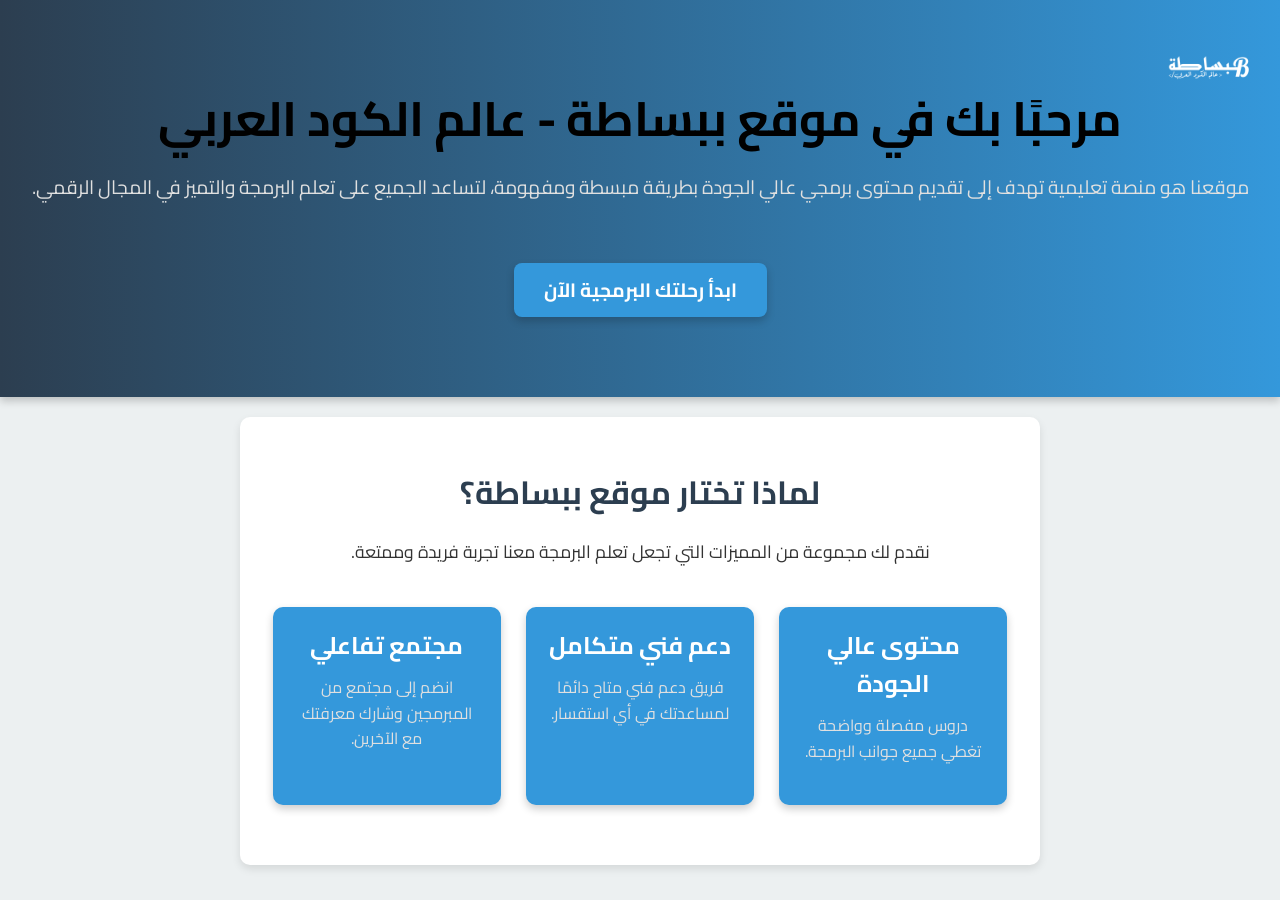
<file: index.html>
<!DOCTYPE html>
<html lang="ar" dir="rtl">
<head>
    <meta charset="UTF-8">
    <meta name="viewport" content="width=device-width, initial-scale=1.0">
    <title>مرحبا بك في عالم الكود العربي</title>
    
    <link href="https://fonts.googleapis.com/css2?family=Cairo:wght@400;700&display=swap" rel="stylesheet">
    <link rel="stylesheet" href="styles.css">
    <style>
        * {
            margin: 0;
            padding: 0;
            box-sizing: border-box;
            font-family: 'Cairo', sans-serif;
        }
        body {
            background-color: #ECF0F1; /* لون خلفية فاتح */
            color: #2C3E50; /* لون النص داكن */
            text-align: center;
            line-height: 1.6;
        }
       
        
    </style>
</head>
<body>
    <header>
        <img src="logo.png" alt="Logo" class="logo">
        <h1>مرحبًا بك في موقع ببساطة - عالم الكود العربي</h1>
        <p>
            موقعنا هو منصة تعليمية تهدف إلى تقديم محتوى برمجي عالي الجودة بطريقة مبسطة
            ومفهومة، لتساعد الجميع على تعلم البرمجة والتميز في المجال الرقمي.
        </p>
        
        <a href="Lessons.html" class="cta-button">ابدأ رحلتك البرمجية الآن</a>
    </header>

    <div class="content">
        <h2>لماذا تختار موقع ببساطة؟</h2>
        <p>
            نقدم لك مجموعة من المميزات التي تجعل تعلم البرمجة معنا تجربة فريدة وممتعة.
        </p>
        <div class="features">
            <div class="feature">
                <h3>محتوى عالي الجودة</h3>
                <p>دروس مفصلة وواضحة تغطي جميع جوانب البرمجة.</p>
            </div>
            <div class="feature">
                <h3>دعم فني متكامل</h3>
                <p>فريق دعم فني متاح دائمًا لمساعدتك في أي استفسار.</p>
            </div>
            <div class="feature">
                <h3>مجتمع تفاعلي</h3>
                <p>انضم إلى مجتمع من المبرمجين وشارك معرفتك مع الآخرين.</p>
            </div>
        </div>
    </div>
    
<script src="script.js"></script>
<script src="https://widget.flowxo.com/embed.js" data-fxo-widget="eyJ0aGVtZSI6IiMxOTNjZmYiLCJ3ZWIiOnsiYm90SWQiOiI2Nzg2MDhmZjhkNmEwMDAwNzc4MzYwZDAiLCJ0aGVtZSI6IiMxOTNjZmYifX0=" async defer></script>
</body>
</html>
</file>
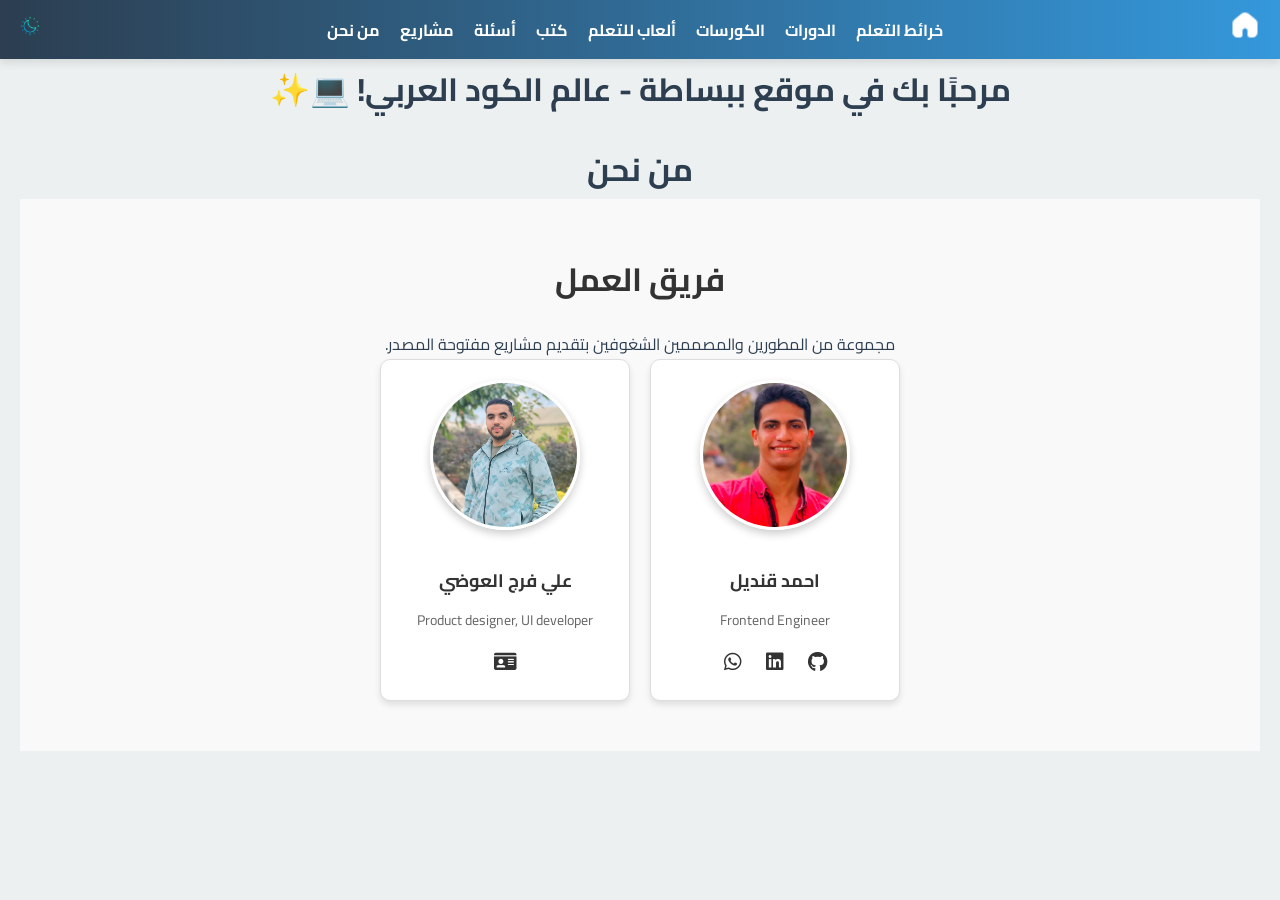
<file: about us.html>
<!DOCTYPE html>
<html lang="ar" dir="rtl">
<head>
    <meta charset="UTF-8">
    <meta name="viewport" content="width=device-width, initial-scale=1.0">
    <title>about us</title>
    <link rel="stylesheet" href="https://cdnjs.cloudflare.com/ajax/libs/font-awesome/6.0.0-beta3/css/all.min.css">
    <link rel="stylesheet" href="styles.css">
    <style>
        h2 {
            text-align: center;
            color: rgb(5, 10, 48);
        }
        .team-container .team-card img {
    width: 150px;
    height: 150px;
    border-radius: 50%;
    object-fit: cover;
    margin-bottom: 15px;
    border: 3px solid #fff; /* حدود بيضاء حول الصورة */
    box-shadow: 0 4px 8px rgba(0, 0, 0, 0.2); /* ظل خفيف */
}
        </style>
</head>
<body>
    <header class="top-header">
        <!-- Menu Icon for Mobile -->
        <div class="menu-icon" id="menu-icon">
            <div class="bar"></div>
            <div class="bar"></div>
            <div class="bar"></div>
        </div>
        
        <!-- الشعار الجديد -->
        <div class="logo-container">
            <a href="index.html">
                <img src="0.png" alt="الشعار" class="header-logo">
            </a>
        </div>

        <!-- روابط التنقل -->
        <nav class="top-nav" id="top-nav">
            <ul>
                <li><a href="roadmaps.html">خرائط التعلم</a></li>
                <li><a href="Lessons.html">الدورات</a></li>
                <li><a href="courses.html">الكورسات</a></li>
                <li><a href="games.html">ألعاب للتعلم</a></li>
                <li><a href="books.html">كتب</a></li>
                <li><a href="questions.html">أسئلة</a></li>
                <li><a href="projects.html"> مشاريع</a></li>
                <li><a href="about us.html"> من نحن</a></li>
            </ul>
        </nav>
        <div class="header-icons">
            <a href="#" id="toggle-dark-mode" class="icon-link">
                <img src="dark-mode.png" alt="Dark Mode Icon" loading="lazy" class="header-icon">
            </a>
    </header>

    <h1>مرحبًا بك في موقع ببساطة - عالم الكود العربي! 💻✨</h1>

    <!-- محتوى الصفحة -->
   
    <main>
        <h1>من نحن</h1>
        <section class="team-section">
            <h2>فريق العمل</h2>
            <p style="text-align: center;">مجموعة من المطورين والمصممين الشغوفين بتقديم مشاريع مفتوحة المصدر.</p>
            <div class="team-container">
                <div class="team-card">
                    <img src="Ahmed.jpg" alt="Member 1">
                    <h3>احمد قنديل</h3>
                    <p> Frontend Engineer </p>
                    <div class="social-links">
                        <!-- أيقونة GitHub -->
                        <a href="https://github.com/akcode55" target="_blank">
                            <i class="fab fa-github"></i>
                        </a>
                        <!-- أيقونة LinkedIn -->
                        <a href="https://www.linkedin.com/in/ahmed-ak-code-24a7b228b/?locale=ar_AE" target="_blank">
                            <i class="fab fa-linkedin"></i>
                        </a>
                         <a href="https://wa.me/201208462622" target="_blank">
                            <i class="fab fa-whatsapp"></i>
                        </a>
                    </div>
                </div>
                
               
                <div class="team-card">
                    <img src="Ali.jpg" alt="Member 1">
                    <h3>علي فرج العوضي</h3>
                    <p> Product designer, UI developer </p>
                    <div class="social-links">
                         <a href="https://qr.me-qr.com/ar/link-list/Vzbd4Ez2/show" target="_blank">
                            <i class="fas fa-id-card"></i>
                        </a>
                    </div>
                </div>
                
                
            </div>
        </section>
    </main>
    
    <script src="https://widget.flowxo.com/embed.js" data-fxo-widget="eyJ0aGVtZSI6IiMxOTNjZmYiLCJ3ZWIiOnsiYm90SWQiOiI2Nzg2MDhmZjhkNmEwMDAwNzc4MzYwZDAiLCJ0aGVtZSI6IiMxOTNjZmYifX0=" async defer></script>
    <!-- ملف الجافاسكريبت -->
    <script src="script.js"></script>
</body>
</html>
</file>
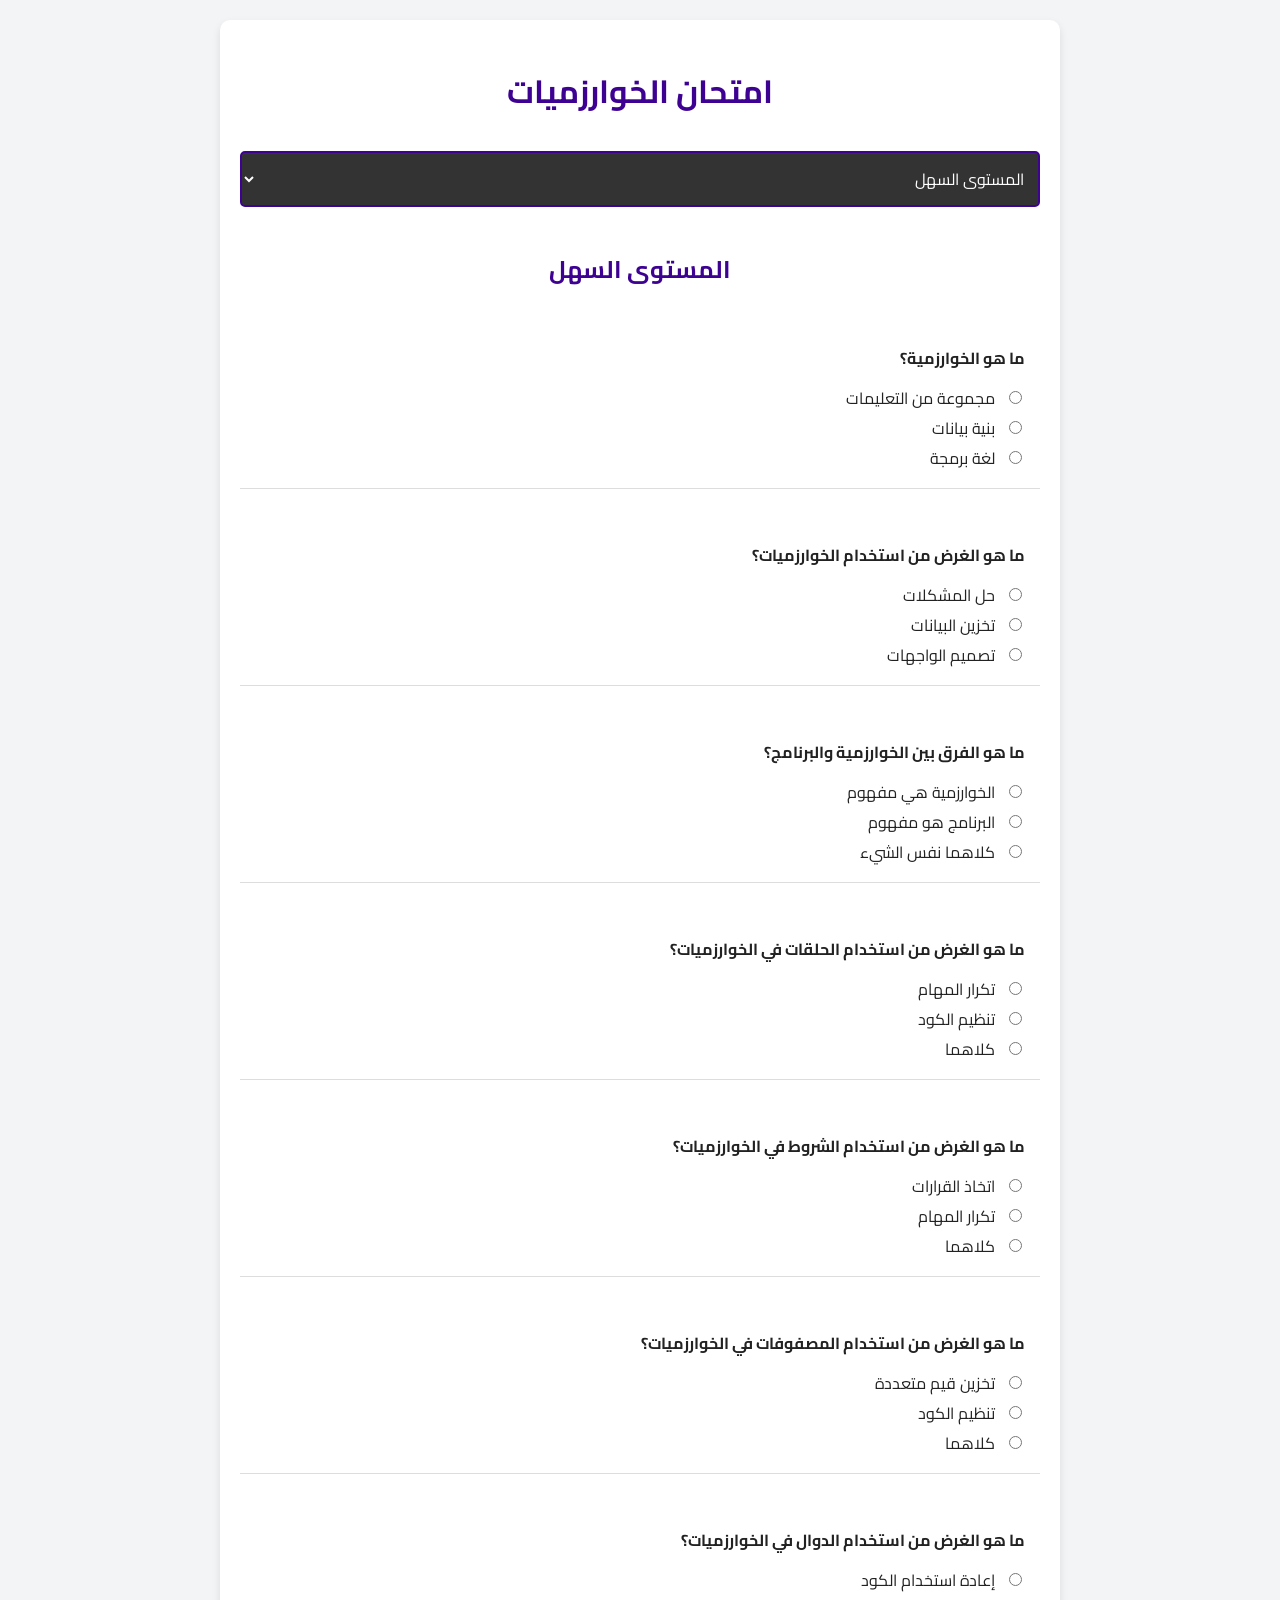
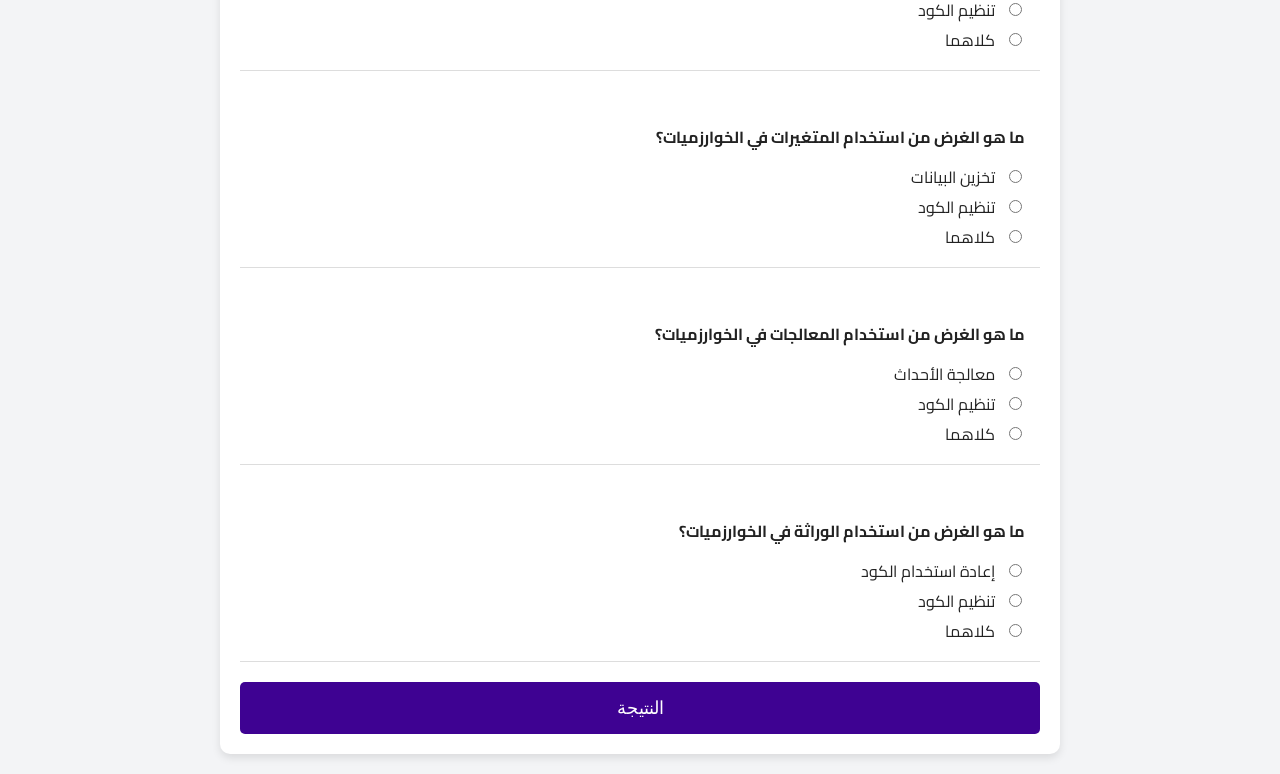
<file: algorithm.html>
<!DOCTYPE html>
<html lang="ar">
<head>
    <meta charset="UTF-8">
    <meta name="viewport" content="width=device-width, initial-scale=1.0">
    <title>امتحان الخوارزميات</title>
    <link href="https://fonts.googleapis.com/css2?family=Cairo:wght@400;700&family=Oswald:wght@500&display=swap" rel="stylesheet">
    <style>
       body {
    font-family: 'Cairo', sans-serif;
    background-color: #f3f4f6;
    color: #222;
    padding: 20px;
    margin: 0;
    direction: rtl; /* جعل النصوص تبدأ من اليمين */
}

.container {
    max-width: 800px;
    margin: 0 auto;
    background-color: #fff;
    padding: 20px;
    border-radius: 10px;
    box-shadow: 0 4px 8px rgba(0, 0, 0, 0.1);
}

h1 {
    text-align: center;
    color: #3e0292;
    margin-bottom: 30px;
}

.level-title {
    color: #3e0292;
    margin-top: 40px;
    text-align: center;
}

.question {
    margin-bottom: 20px;
    padding: 15px;
    border-bottom: 1px solid #ddd;
}

.question p {
    font-weight: 700;
    margin-bottom: 10px;
}

input[type="radio"] {
    margin-left: 10px; /* لتناسب الاتجاه من اليمين */
}

button {
    display: block;
    width: 100%;
    padding: 15px;
    background-color: #3e0292;
    color: #fff;
    border: none;
    border-radius: 5px;
    font-size: 18px;
    cursor: pointer;
    transition: background-color 0.3s;
}

button:hover {
    background-color: #6d00fc;
}

.result {
    text-align: center;
    font-size: 24px;
    font-weight: bold;
    margin-top: 30px;
    color: #333;
}

.evaluation-popup {
    display: none;
    position: fixed;
    top: 50%;
    left: 50%;
    transform: translate(-50%, -50%);
    background-color: #fff;
    color: #3e0292;
    padding: 20px;
    border-radius: 10px;
    box-shadow: 0 4px 8px rgba(0, 0, 0, 0.2);
    z-index: 1000;
    text-align: center;
}

.evaluation-popup button {
    background-color: #3e0292;
    color: #fff;
    border: none;
    padding: 10px 20px;
    margin-top: 15px;
    border-radius: 5px;
    cursor: pointer;
    font-size: 16px;
}

.evaluation-popup button:hover {
    background-color: #6d00fc;
}

.hidden {
    display: none;
}

select {
    background-color: #333;
    color: #fff;
    border: 2px solid #3e0292;
    border-radius: 5px;
    padding: 10px;
    font-size: 16px;
    font-family: 'Cairo', sans-serif;
    width: 100%;
    cursor: pointer;
    transition: background-color 0.3s, border-color 0.3s;
}

select:hover {
    background-color: #444;
    border-color: #6d00fc;
}

option {
    background-color: #222;
    color: #fff;
}

select:focus {
    animation: expand 0.3s ease-in-out;
}

@keyframes expand {
    from {
        background-color: #333;
    }
    to {
        background-color: #444;
    }
}

/* تحسين العرض على الشاشات الصغيرة */
@media (max-width: 768px) {
    .container {
        padding: 15px;
    }

    h1 {
        font-size: 1.8em;
    }

    button {
        padding: 10px;
        font-size: 16px;
    }

    .question {
        padding: 10px;
    }

    .result {
        font-size: 20px;
    }
}
    </style>
</head>
<body>
    <div class="container">
        <h1>امتحان الخوارزميات</h1>

        <!-- القائمة المنسدلة لاختيار المستوى -->
        <select id="levelSelect">
            <option value="easy">المستوى السهل</option>
            <option value="medium">المستوى المتوسط</option>
            <option value="hard">المستوى الصعب</option>
        </select>

        <!-- أسئلة المستوى السهل -->
        <div id="easy" class="level-content">
            <h2 class="level-title">المستوى السهل</h2>
            <!-- الأسئلة هنا -->
            <div class="question">
                <p>ما هو الخوارزمية؟</p>
                <input type="radio" name="q1" value="set of instructions"> مجموعة من التعليمات<br>
                <input type="radio" name="q1" value="data structure"> بنية بيانات<br>
                <input type="radio" name="q1" value="programming language"> لغة برمجة<br>
            </div>
            <div class="question">
                <p>ما هو الغرض من استخدام الخوارزميات؟</p>
                <input type="radio" name="q2" value="solve problems"> حل المشكلات<br>
                <input type="radio" name="q2" value="store data"> تخزين البيانات<br>
                <input type="radio" name="q2" value="design interfaces"> تصميم الواجهات<br>
            </div>
            <div class="question">
                <p>ما هو الفرق بين الخوارزمية والبرنامج؟</p>
                <input type="radio" name="q3" value="algorithm is a concept"> الخوارزمية هي مفهوم<br>
                <input type="radio" name="q3" value="program is a concept"> البرنامج هو مفهوم<br>
                <input type="radio" name="q3" value="both are the same"> كلاهما نفس الشيء<br>
            </div>
            <div class="question">
                <p>ما هو الغرض من استخدام الحلقات في الخوارزميات؟</p>
                <input type="radio" name="q4" value="repeat tasks"> تكرار المهام<br>
                <input type="radio" name="q4" value="organize code"> تنظيم الكود<br>
                <input type="radio" name="q4" value="both"> كلاهما<br>
            </div>
            <div class="question">
                <p>ما هو الغرض من استخدام الشروط في الخوارزميات؟</p>
                <input type="radio" name="q5" value="make decisions"> اتخاذ القرارات<br>
                <input type="radio" name="q5" value="repeat tasks"> تكرار المهام<br>
                <input type="radio" name="q5" value="both"> كلاهما<br>
            </div>
            <div class="question">
                <p>ما هو الغرض من استخدام المصفوفات في الخوارزميات؟</p>
                <input type="radio" name="q6" value="store multiple values"> تخزين قيم متعددة<br>
                <input type="radio" name="q6" value="organize code"> تنظيم الكود<br>
                <input type="radio" name="q6" value="both"> كلاهما<br>
            </div>
            <div class="question">
                <p>ما هو الغرض من استخدام الدوال في الخوارزميات؟</p>
                <input type="radio" name="q7" value="reuse code"> إعادة استخدام الكود<br>
                <input type="radio" name="q7" value="organize code"> تنظيم الكود<br>
                <input type="radio" name="q7" value="both"> كلاهما<br>
            </div>
            <div class="question">
                <p>ما هو الغرض من استخدام المتغيرات في الخوارزميات؟</p>
                <input type="radio" name="q8" value="store data"> تخزين البيانات<br>
                <input type="radio" name="q8" value="organize code"> تنظيم الكود<br>
                <input type="radio" name="q8" value="both"> كلاهما<br>
            </div>
            <div class="question">
                <p>ما هو الغرض من استخدام المعالجات في الخوارزميات؟</p>
                <input type="radio" name="q9" value="handle events"> معالجة الأحداث<br>
                <input type="radio" name="q9" value="organize code"> تنظيم الكود<br>
                <input type="radio" name="q9" value="both"> كلاهما<br>
            </div>
            <div class="question">
                <p>ما هو الغرض من استخدام الوراثة في الخوارزميات؟</p>
                <input type="radio" name="q10" value="reuse code"> إعادة استخدام الكود<br>
                <input type="radio" name="q10" value="organize code"> تنظيم الكود<br>
                <input type="radio" name="q10" value="both"> كلاهما<br>
            </div>
        </div>

        <!-- أسئلة المستوى المتوسط -->
        <div id="medium" class="level-content hidden">
            <h2 class="level-title">المستوى المتوسط</h2>
            <!-- الأسئلة هنا -->
            <div class="question">
                <p>ما هو الفرق بين الخوارزمية الترتيبية والخوارزمية التفرعية؟</p>
                <input type="radio" name="q11" value="sequential follows steps"> الخوارزمية الترتيبية تتبع خطوات<br>
                <input type="radio" name="q11" value="branching makes decisions"> الخوارزمية التفرعية تتخذ قرارات<br>
                <input type="radio" name="q11" value="both are the same"> كلاهما نفس الشيء<br>
            </div>
            <div class="question">
                <p>ما هو الغرض من استخدام الاستثناءات في الخوارزميات؟</p>
                <input type="radio" name="q12" value="handle errors"> معالجة الأخطاء<br>
                <input type="radio" name="q12" value="organize code"> تنظيم الكود<br>
                <input type="radio" name="q12" value="both"> كلاهما<br>
            </div>
            <div class="question">
                <p>ما هو الغرض من استخدام المكتبات في الخوارزميات؟</p>
                <input type="radio" name="q13" value="reuse code"> إعادة استخدام الكود<br>
                <input type="radio" name="q13" value="organize code"> تنظيم الكود<br>
                <input type="radio" name="q13" value="both"> كلاهما<br>
            </div>
            <div class="question">
                <p>ما هو الغرض من استخدام المعالجات في الخوارزميات؟</p>
                <input type="radio" name="q14" value="handle events"> معالجة الأحداث<br>
                <input type="radio" name="q14" value="organize code"> تنظيم الكود<br>
                <input type="radio" name="q14" value="both"> كلاهما<br>
            </div>
            <div class="question">
                <p>ما هو الغرض من استخدام المتغيرات الثابتة في الخوارزميات؟</p>
                <input type="radio" name="q15" value="prevent changes"> منع التغييرات<br>
                <input type="radio" name="q15" value="organize code"> تنظيم الكود<br>
                <input type="radio" name="q15" value="both"> كلاهما<br>
            </div>
            <div class="question">
                <p>ما هو الغرض من استخدام المصفوفات المتعددة الأبعاد في الخوارزميات؟</p>
                <input type="radio" name="q16" value="store complex data"> تخزين بيانات معقدة<br>
                <input type="radio" name="q16" value="organize code"> تنظيم الكود<br>
                <input type="radio" name="q16" value="both"> كلاهما<br>
            </div>
            <div class="question">
                <p>ما هو الغرض من استخدام الدوال المجهولة في الخوارزميات؟</p>
                <input type="radio" name="q17" value="pass functions as arguments"> تمرير الدوال كمعاملات<br>
                <input type="radio" name="q17" value="organize code"> تنظيم الكود<br>
                <input type="radio" name="q17" value="both"> كلاهما<br>
            </div>
            <div class="question">
                <p>ما هو الغرض من استخدام المعالجات المتزامنة في الخوارزميات؟</p>
                <input type="radio" name="q18" value="handle multiple tasks"> معالجة مهام متعددة<br>
                <input type="radio" name="q18" value="organize code"> تنظيم الكود<br>
                <input type="radio" name="q18" value="both"> كلاهما<br>
            </div>
            <div class="question">
                <p>ما هو الغرض من استخدام المعالجات المتزامنة في الخوارزميات؟</p>
                <input type="radio" name="q19" value="handle multiple tasks"> معالجة مهام متعددة<br>
                <input type="radio" name="q19" value="organize code"> تنظيم الكود<br>
                <input type="radio" name="q19" value="both"> كلاهما<br>
            </div>
            <div class="question">
                <p>ما هو الغرض من استخدام المعالجات المتزامنة في الخوارزميات؟</p>
                <input type="radio" name="q20" value="handle multiple tasks"> معالجة مهام متعددة<br>
                <input type="radio" name="q20" value="organize code"> تنظيم الكود<br>
                <input type="radio" name="q20" value="both"> كلاهما<br>
            </div>
        </div>

        <!-- أسئلة المستوى الصعب -->
        <div id="hard" class="level-content hidden">
            <h2 class="level-title">المستوى الصعب</h2>
            <!-- الأسئلة هنا -->
            <div class="question">
                <p>ما هو الفرق بين الخوارزمية المتزامنة والخوارزمية المتوازية؟</p>
                <input type="radio" name="q21" value="concurrency deals with multiple tasks"> الخوارزمية المتزامنة تتعامل مع مهام متعددة<br>
                <input type="radio" name="q21" value="parallelism deals with multiple tasks simultaneously"> الخوارزمية المتوازية تتعامل مع مهام متعددة في نفس الوقت<br>
                <input type="radio" name="q21" value="both are the same"> كلاهما نفس الشيء<br>
            </div>
            <div class="question">
                <p>ما هو الغرض من استخدام المعالجات المتزامنة في الخوارزميات؟</p>
                <input type="radio" name="q22" value="handle multiple tasks"> معالجة مهام متعددة<br>
                <input type="radio" name="q22" value="organize code"> تنظيم الكود<br>
                <input type="radio" name="q22" value="both"> كلاهما<br>
            </div>
            <div class="question">
                <p>ما هو الغرض من استخدام المعالجات المتزامنة في الخوارزميات؟</p>
                <input type="radio" name="q23" value="handle multiple tasks"> معالجة مهام متعددة<br>
                <input type="radio" name="q23" value="organize code"> تنظيم الكود<br>
                <input type="radio" name="q23" value="both"> كلاهما<br>
            </div>
            <div class="question">
                <p>ما هو الغرض من استخدام المعالجات المتزامنة في الخوارزميات؟</p>
                <input type="radio" name="q24" value="handle multiple tasks"> معالجة مهام متعددة<br>
                <input type="radio" name="q24" value="organize code"> تنظيم الكود<br>
                <input type="radio" name="q24" value="both"> كلاهما<br>
            </div>
            <div class="question">
                <p>ما هو الغرض من استخدام المعالجات المتزامنة في الخوارزميات؟</p>
                <input type="radio" name="q25" value="handle multiple tasks"> معالجة مهام متعددة<br>
                <input type="radio" name="q25" value="organize code"> تنظيم الكود<br>
                <input type="radio" name="q25" value="both"> كلاهما<br>
            </div>
            <div class="question">
                <p>ما هو الغرض من استخدام المعالجات المتزامنة في الخوارزميات؟</p>
                <input type="radio" name="q26" value="handle multiple tasks"> معالجة مهام متعددة<br>
                <input type="radio" name="q26" value="organize code"> تنظيم الكود<br>
                <input type="radio" name="q26" value="both"> كلاهما<br>
            </div>
            <div class="question">
                <p>ما هو الغرض من استخدام المعالجات المتزامنة في الخوارزميات؟</p>
                <input type="radio" name="q27" value="handle multiple tasks"> معالجة مهام متعددة<br>
                <input type="radio" name="q27" value="organize code"> تنظيم الكود<br>
                <input type="radio" name="q27" value="both"> كلاهما<br>
            </div>
            <div class="question">
                <p>ما هو الغرض من استخدام المعالجات المتزامنة في الخوارزميات؟</p>
                <input type="radio" name="q28" value="handle multiple tasks"> معالجة مهام متعددة<br>
                <input type="radio" name="q28" value="organize code"> تنظيم الكود<br>
                <input type="radio" name="q28" value="both"> كلاهما<br>
            </div>
            <div class="question">
                <p>ما هو الغرض من استخدام المعالجات المتزامنة في الخوارزميات؟</p>
                <input type="radio" name="q29" value="handle multiple tasks"> معالجة مهام متعددة<br>
                <input type="radio" name="q29" value="organize code"> تنظيم الكود<br>
                <input type="radio" name="q29" value="both"> كلاهما<br>
            </div>
            <div class="question">
                <p>ما هو الغرض من استخدام المعالجات المتزامنة في الخوارزميات؟</p>
                <input type="radio" name="q30" value="handle multiple tasks"> معالجة مهام متعددة<br>
                <input type="radio" name="q30" value="organize code"> تنظيم الكود<br>
                <input type="radio" name="q30" value="both"> كلاهما<br>
            </div>
        </div>

        <button onclick="submitQuiz()">النتيجة</button>
    </div>

    <!-- نافذة النتيجة -->
    <div id="resultPopup" class="evaluation-popup">
        <p id="resultText"></p>
        <button onclick="closePopup()">إغلاق</button>
    </div>

    <script>
        document.addEventListener('DOMContentLoaded', () => {
            // إظهار الأسئلة بناءً على المستوى المحدد
            document.getElementById('levelSelect').addEventListener('change', function() {
                document.querySelectorAll('.level-content').forEach(div => div.classList.add('hidden'));
                document.getElementById(this.value).classList.remove('hidden');
            });

            // الإجابات الصحيحة لكل مستوى
            const correctAnswers = {
                easy: {
                    q1: "set of instructions",
                    q2: "solve problems",
                    q3: "algorithm is a concept",
                    q4: "repeat tasks",
                    q5: "make decisions",
                    q6: "store multiple values",
                    q7: "reuse code",
                    q8: "store data",
                    q9: "handle events",
                    q10: "reuse code"
                },
                medium: {
                    q11: "sequential follows steps",
                    q12: "handle errors",
                    q13: "reuse code",
                    q14: "handle events",
                    q15: "prevent changes",
                    q16: "store complex data",
                    q17: "pass functions as arguments",
                    q18: "handle multiple tasks",
                    q19: "handle multiple tasks",
                    q20: "handle multiple tasks"
                },
                hard: {
                    q21: "concurrency deals with multiple tasks",
                    q22: "handle multiple tasks",
                    q23: "handle multiple tasks",
                    q24: "handle multiple tasks",
                    q25: "handle multiple tasks",
                    q26: "handle multiple tasks",
                    q27: "handle multiple tasks",
                    q28: "handle multiple tasks",
                    q29: "handle multiple tasks",
                    q30: "handle multiple tasks"
                }
            };

            // الحصول على الإجابة الصحيحة بناءً على معرف السؤال
            function getCorrectAnswer(questionId) {
                const level = document.getElementById('levelSelect').value;
                return correctAnswers[level][questionId];
            }

            // تقديم الامتحان وحساب النتيجة
            window.submitQuiz = function() {
                const level = document.getElementById('levelSelect').value;
                const questions = document.querySelectorAll(`#${level} .question`);
                let score = 0;

                questions.forEach((question) => {
                    const questionId = question.querySelector('input[type="radio"]').name;
                    const selectedAnswer = question.querySelector('input[type="radio"]:checked');
                    if (selectedAnswer && selectedAnswer.value === getCorrectAnswer(questionId)) {
                        score++;
                    }
                });

                const resultText = `نتيجتك هي: ${score} من ${questions.length}`;
                document.getElementById('resultText').innerText = resultText;
                document.getElementById('resultPopup').style.display = 'block';
            };

            // إغلاق نافذة النتيجة
            window.closePopup = function() {
                document.getElementById('resultPopup').style.display = 'none';
            };
        });
    </script>
</body>
</html>
</file>
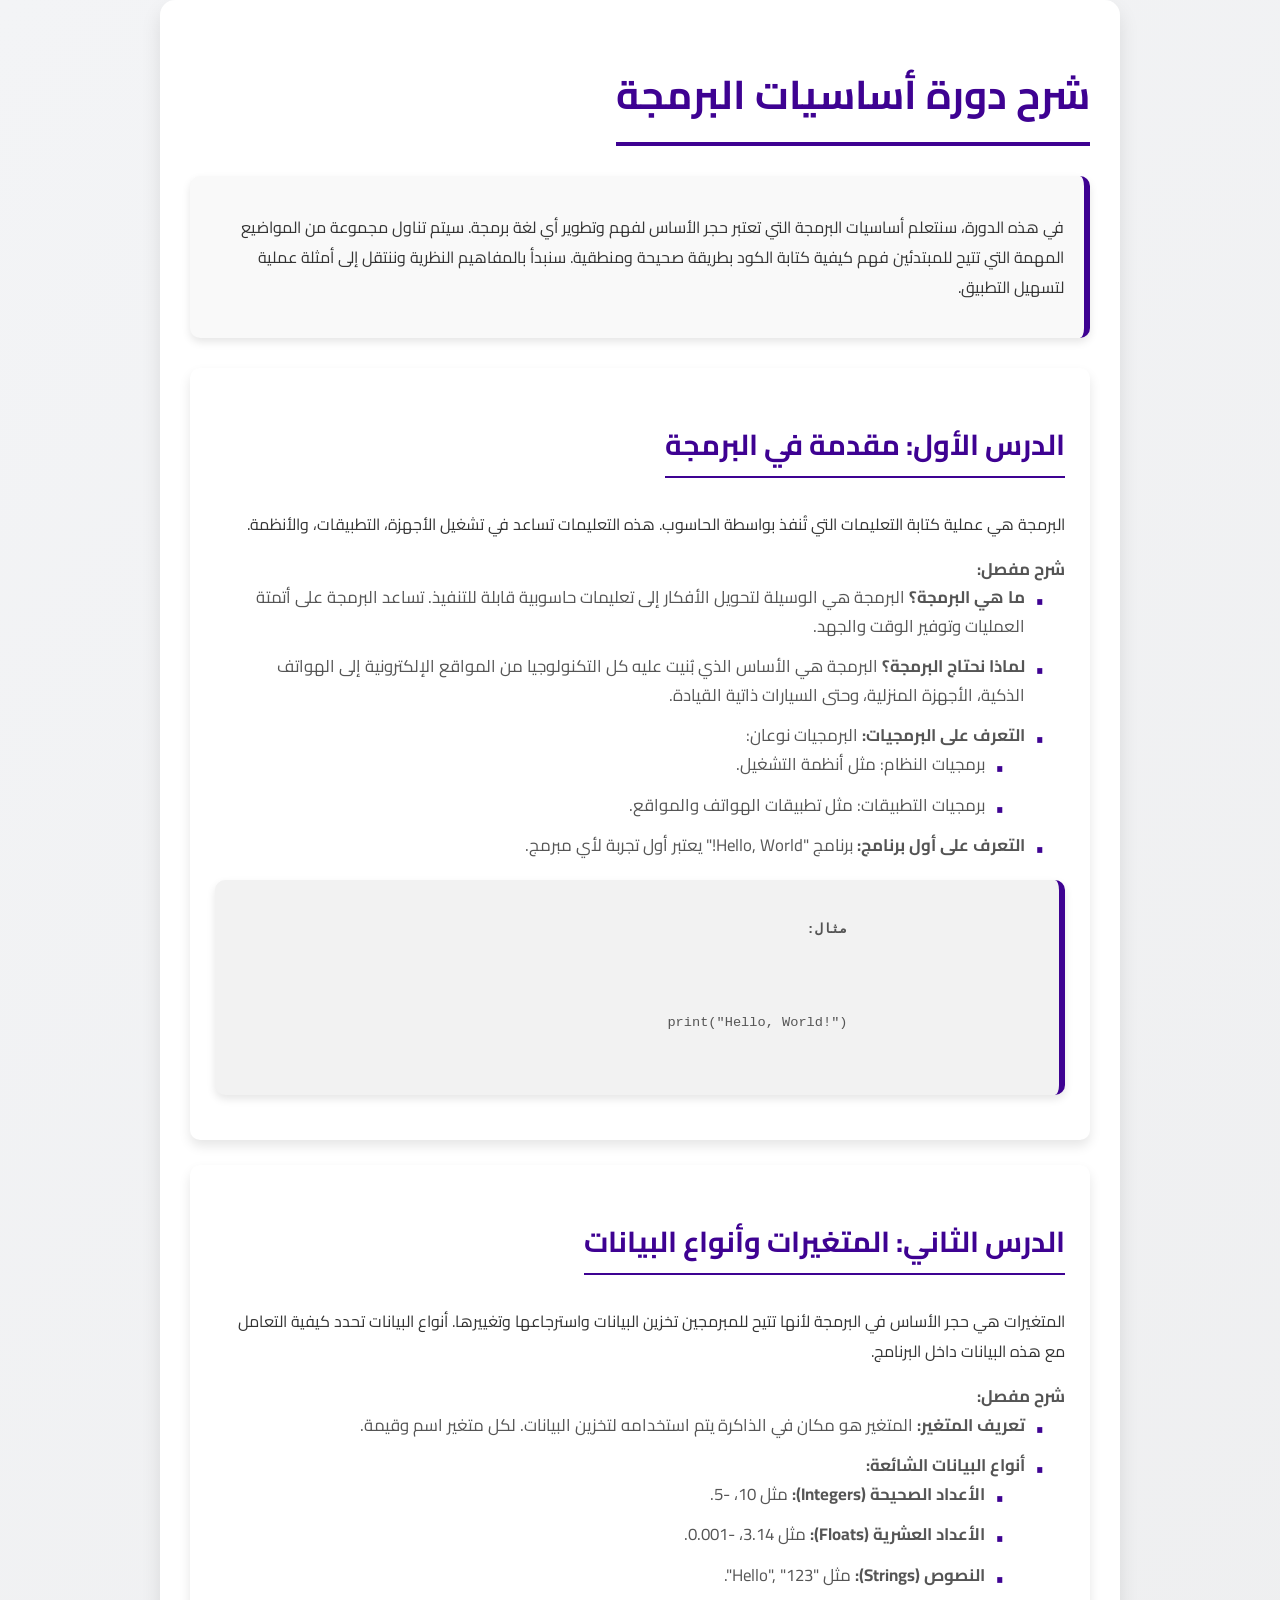
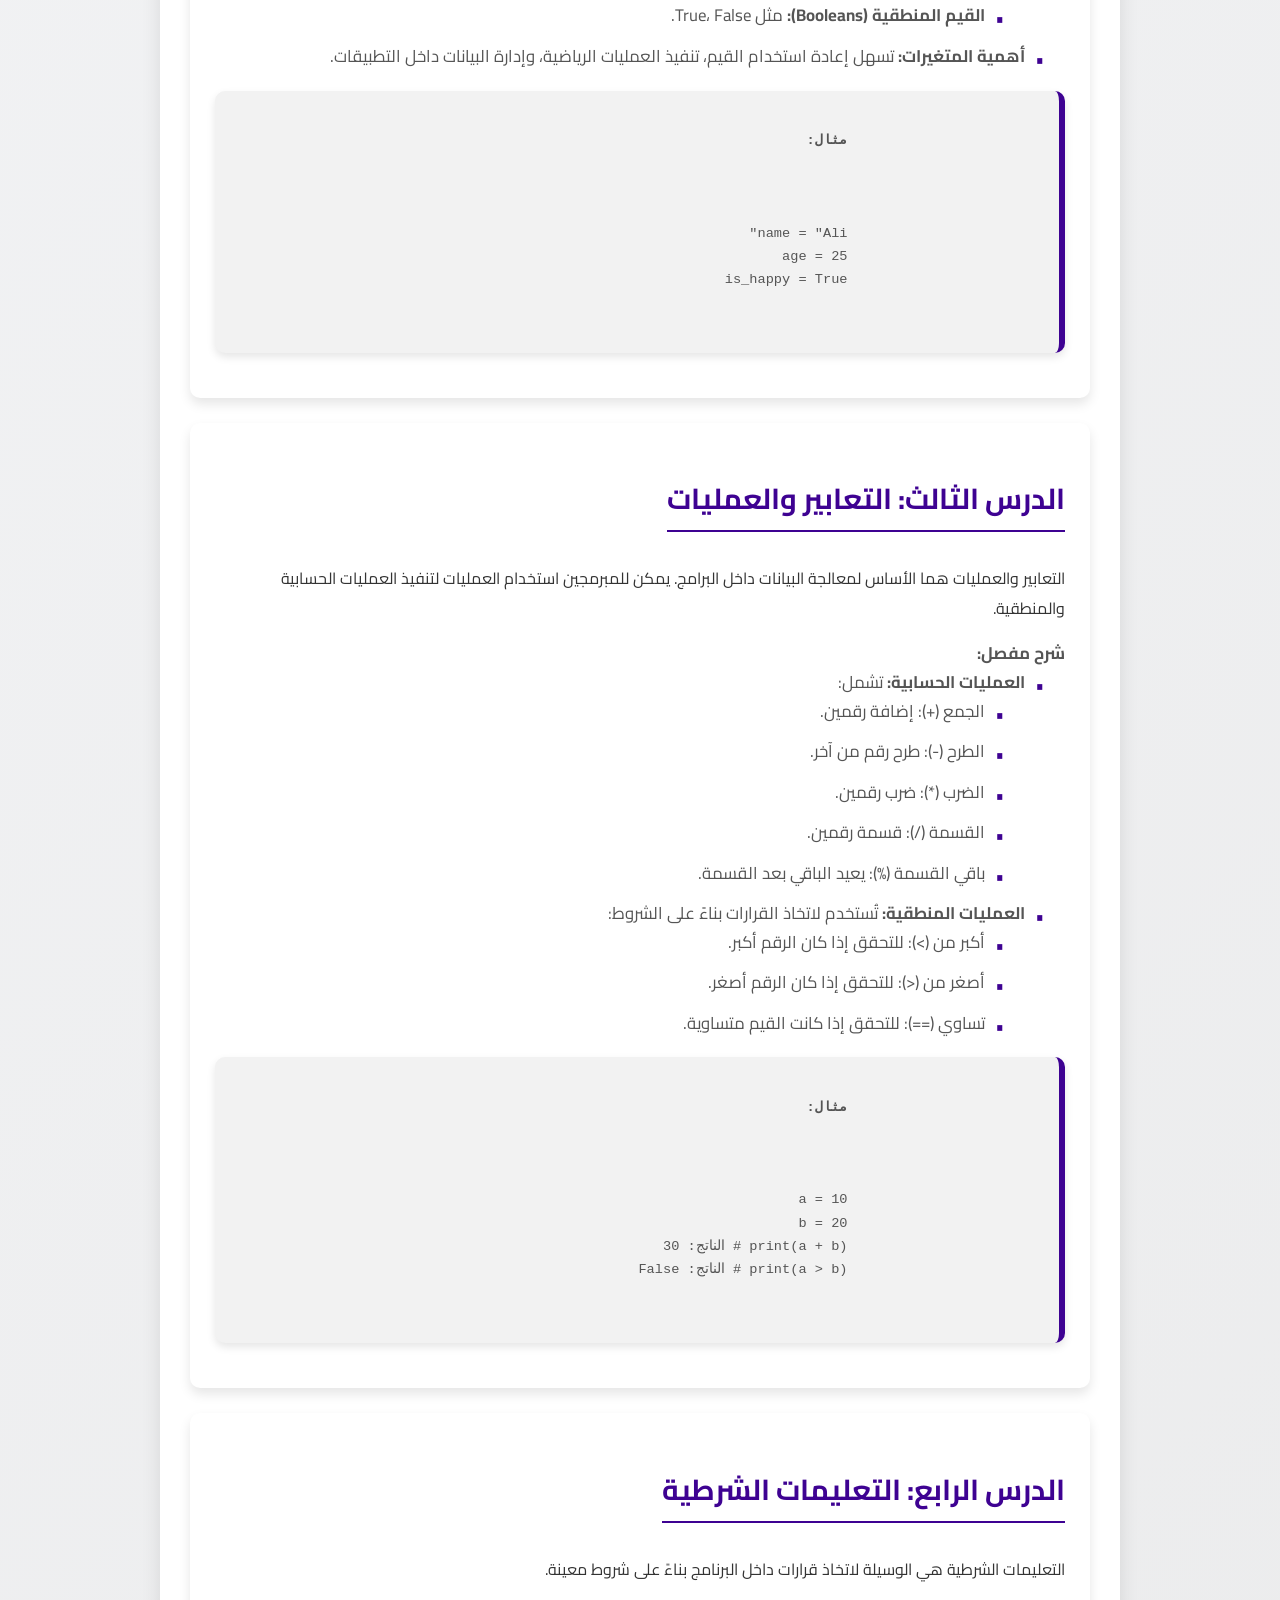
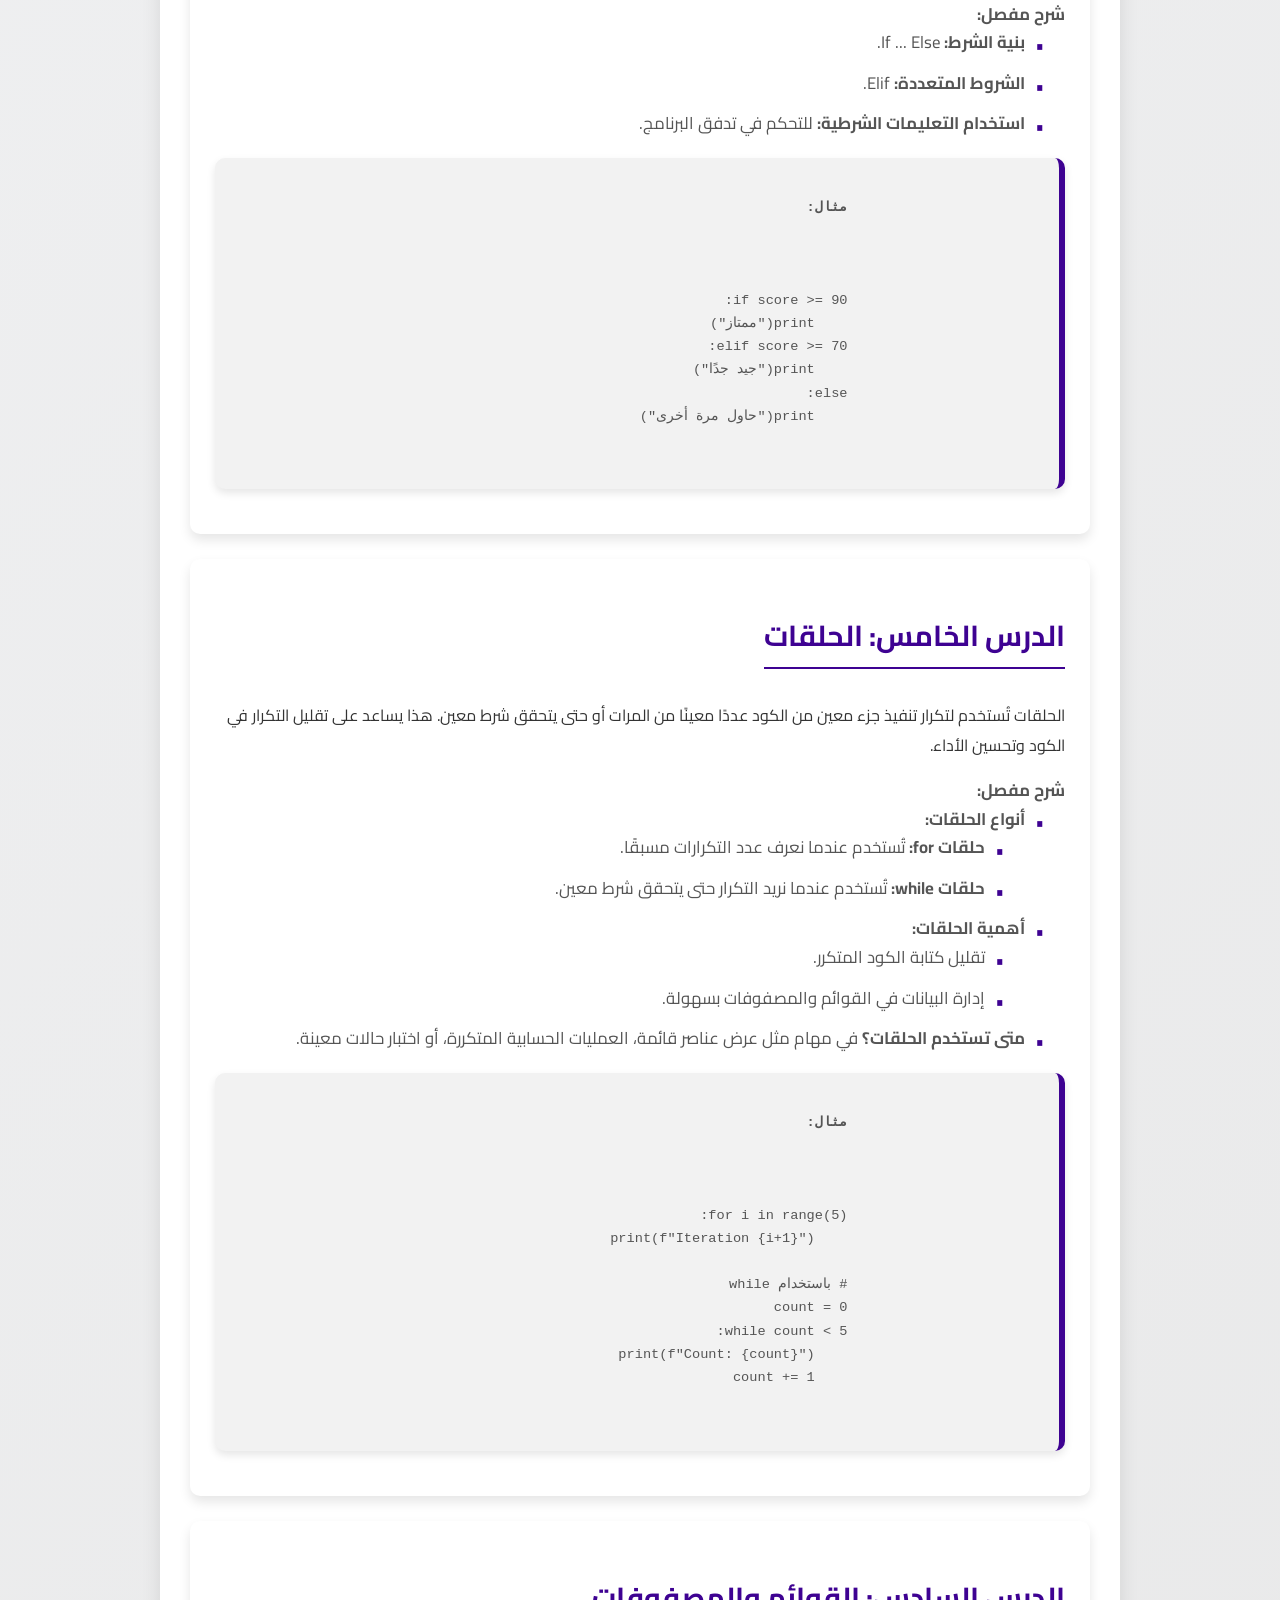
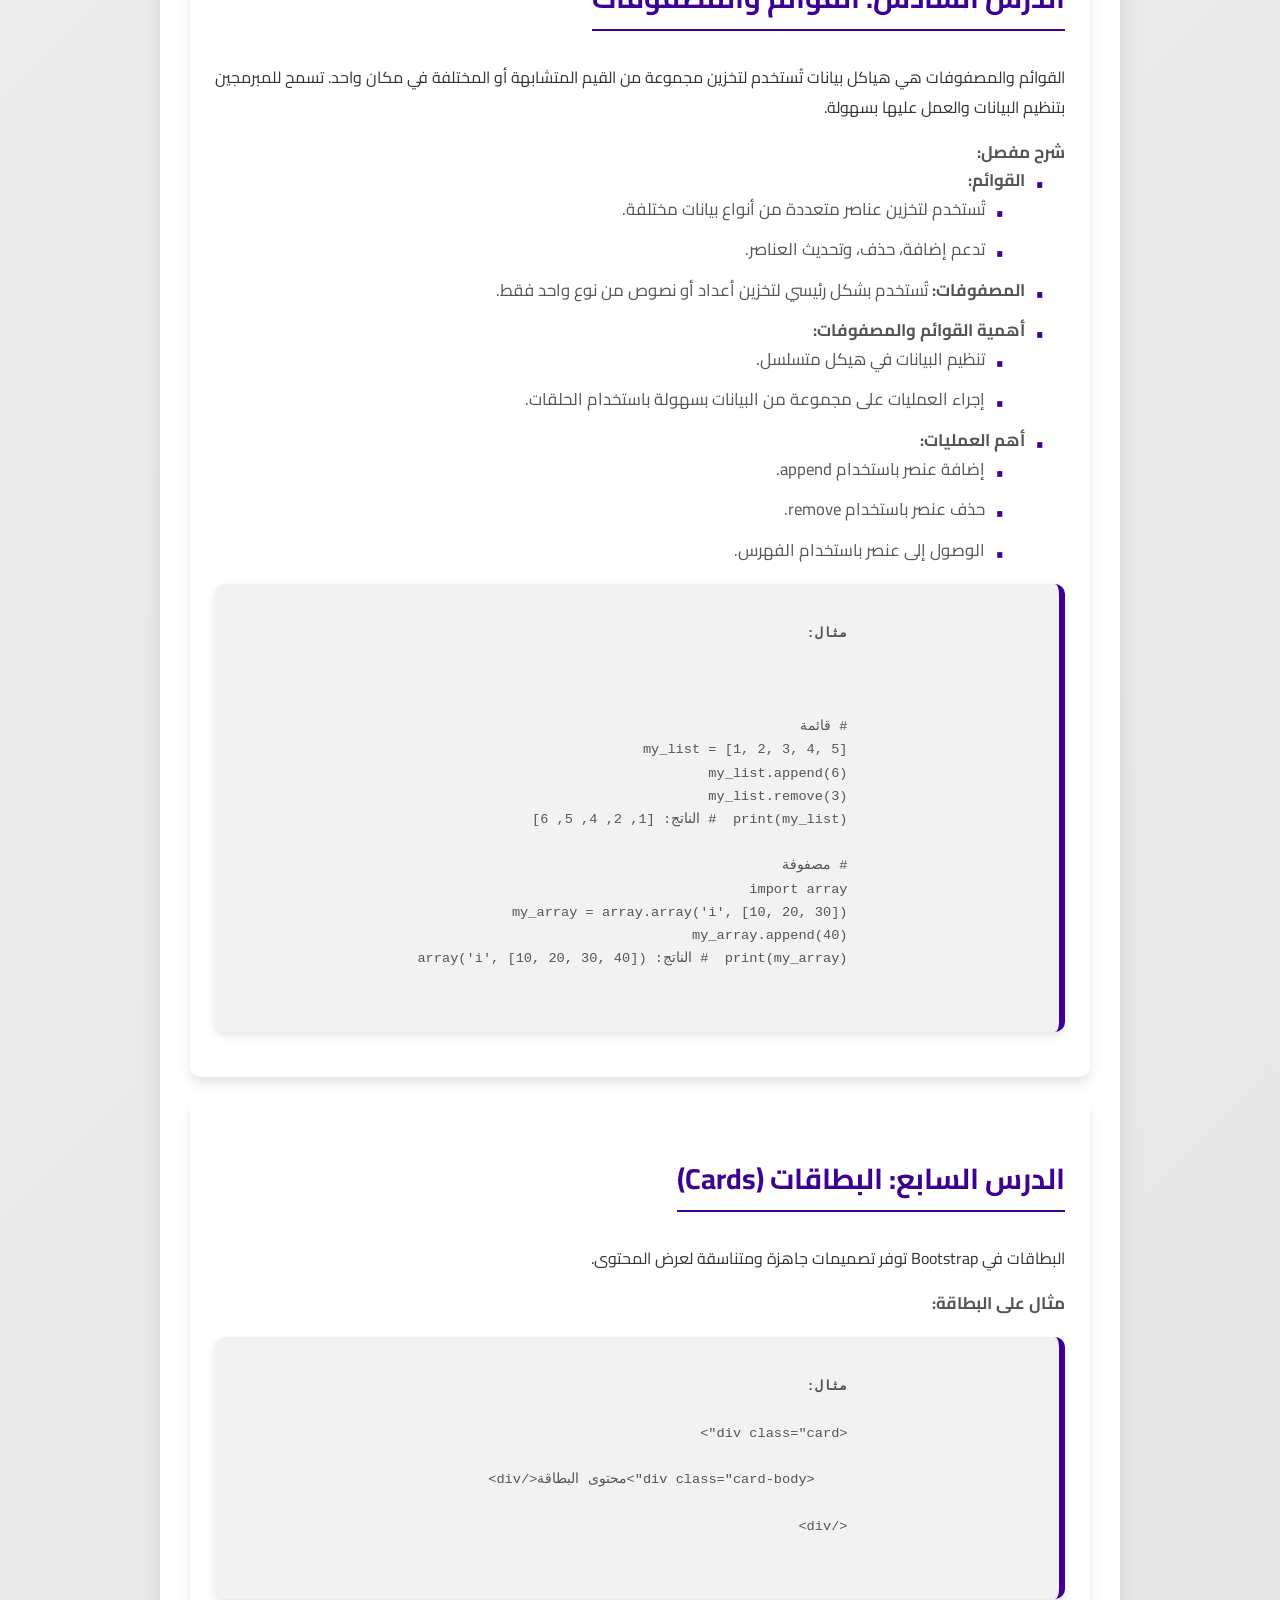
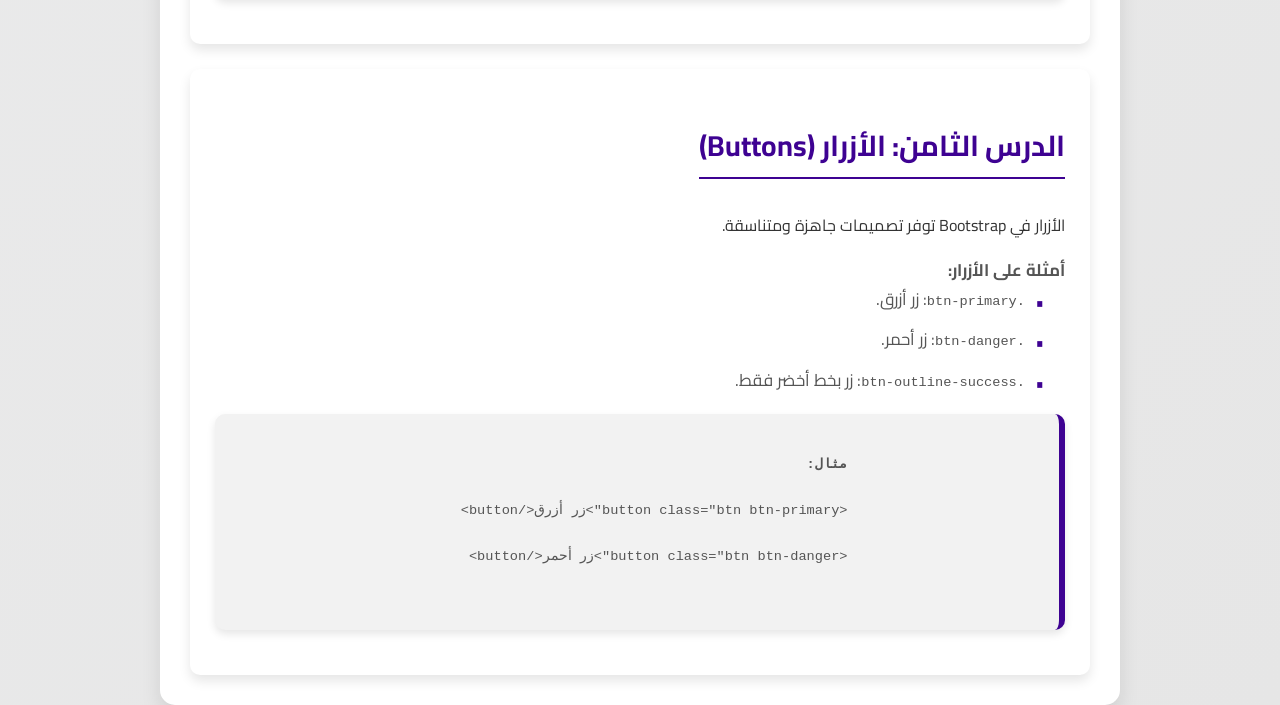
<file: basic lesson.html>
<!DOCTYPE html>
<html lang="ar">
<head>
    <meta charset="UTF-8">
    <meta name="viewport" content="width=device-width, initial-scale=1.0">
    <title>شرح دورة أساسيات البرمجة</title>
    <link href="https://fonts.googleapis.com/css2?family=Cairo:wght@400;700&family=Oswald:wght@500&display=swap" rel="stylesheet">
    <style>
         body {
    font-family: 'Cairo', sans-serif;
    background: linear-gradient(135deg, #f3f4f6, #e6e6e6);
    color: #333;
    margin: 0;
    padding: 0;
    display: flex;
    justify-content: center;
    align-items: center;
    min-height: 100vh;
    direction: rtl; /* جعل النصوص من اليمين إلى اليسار */
}

.container {
    background: #ffffff;
    border-radius: 15px;
    box-shadow: 0 10px 20px rgba(0, 0, 0, 0.1);
    padding: 30px;
    max-width: 900px;
    width: 100%;
    overflow: hidden;
}

h1 {
    text-align: center;
    color: #3e0292;
    margin-bottom: 30px;
    font-size: 2.5em;
    font-weight: 700;
    border-bottom: 4px solid #3e0292;
    display: inline-block;
    padding-bottom: 10px;
}

.course-description {
    background-color: #f9f9f9;
    border-right: 6px solid #3e0292; /* لتناسب الاتجاه من اليمين إلى اليسار */
    padding: 20px;
    border-radius: 10px;
    margin-bottom: 30px;
    box-shadow: 0 4px 8px rgba(0, 0, 0, 0.1);
}

.lessons {
    display: flex;
    flex-direction: column;
    gap: 25px;
}

.lesson {
    background-color: #ffffff;
    border-radius: 10px;
    padding: 25px;
    box-shadow: 0 6px 12px rgba(0, 0, 0, 0.1);
    transition: transform 0.3s, box-shadow 0.3s;
}

.lesson:hover {
    transform: translateY(-5px);
    box-shadow: 0 10px 20px rgba(0, 0, 0, 0.2);
}

.lesson h2 {
    color: #3e0292;
    margin-bottom: 15px;
    font-size: 1.8em;
    font-weight: 700;
    border-bottom: 2px solid #3e0292;
    display: inline-block;
    padding-bottom: 5px;
}

.lesson-details {
    margin-top: 15px;
    font-size: 1.05em;
    color: #555;
    line-height: 1.7;
}

.example {
    background-color: #f2f2f2;
    border-right: 6px solid #3e0292; /* لتناسب الاتجاه من اليمين إلى اليسار */
    padding: 15px;
    margin: 20px 0;
    font-family: monospace;
    white-space: pre-wrap;
    border-radius: 10px;
    box-shadow: 0 4px 8px rgba(0, 0, 0, 0.1);
}

ul {
    margin: 0;
    padding: 0 20px;
    list-style-type: none;
}

ul li {
    margin-bottom: 12px;
    position: relative;
    padding-right: 20px; /* ضبط الحشو للتوافق مع RTL */
}

ul li::before {
    content: "•";
    position: absolute;
    right: 0; /* تعديل الموضع للتوافق مع RTL */
    color: #3e0292;
    font-size: 1.2em;
}

.footer {
    text-align: center;
    margin-top: 30px;
    font-size: 0.95em;
    color: #777;
}

/* تحسين العرض على الهواتف */
@media (max-width: 768px) {
    .container {
        padding: 20px;
    }
    h1 {
        font-size: 2em;
    }
    .lesson {
        padding: 15px;
    }
    .lesson h2 {
        font-size: 1.5em;
    }
    .lesson-details {
        font-size: 0.95em;
    }
}
    </style>
</head>
<body>
    <div class="container">
        <h1>شرح دورة أساسيات البرمجة</h1>

        <div class="course-description">
            <p>في هذه الدورة، سنتعلم أساسيات البرمجة التي تعتبر حجر الأساس لفهم وتطوير أي لغة برمجة. سيتم تناول مجموعة من المواضيع المهمة التي تتيح للمبتدئين فهم كيفية كتابة الكود بطريقة صحيحة ومنطقية. سنبدأ بالمفاهيم النظرية وننتقل إلى أمثلة عملية لتسهيل التطبيق.</p>
        </div>

        <div class="lessons">
            <!-- درس 1 -->
            <div class="lesson">
                <h2>الدرس الأول: مقدمة في البرمجة</h2>
                <p>البرمجة هي عملية كتابة التعليمات التي تُنفذ بواسطة الحاسوب. هذه التعليمات تساعد في تشغيل الأجهزة، التطبيقات، والأنظمة.</p>
                <div class="lesson-details">
                    <strong>شرح مفصل:</strong>
                    <ul>
                        <li><strong>ما هي البرمجة؟</strong> البرمجة هي الوسيلة لتحويل الأفكار إلى تعليمات حاسوبية قابلة للتنفيذ. تساعد البرمجة على أتمتة العمليات وتوفير الوقت والجهد.</li>
                        <li><strong>لماذا نحتاج البرمجة؟</strong> البرمجة هي الأساس الذي بُنيت عليه كل التكنولوجيا من المواقع الإلكترونية إلى الهواتف الذكية، الأجهزة المنزلية، وحتى السيارات ذاتية القيادة.</li>
                        <li><strong>التعرف على البرمجيات:</strong> البرمجيات نوعان:
                            <ul>
                                <li>برمجيات النظام: مثل أنظمة التشغيل.</li>
                                <li>برمجيات التطبيقات: مثل تطبيقات الهواتف والمواقع.</li>
                            </ul>
                        </li>
                        <li><strong>التعرف على أول برنامج:</strong> برنامج "Hello, World!" يعتبر أول تجربة لأي مبرمج.</li>
                    </ul>
                    <div class="example">
                        <strong>مثال:</strong>
                        <br>
                        <code>
                        print("Hello, World!")
                        </code>
                    </div>
                </div>
            </div>
            <!-- درس 2 -->
            <div class="lesson">
                <h2>الدرس الثاني: المتغيرات وأنواع البيانات</h2>
                <p>المتغيرات هي حجر الأساس في البرمجة لأنها تتيح للمبرمجين تخزين البيانات واسترجاعها وتغييرها. أنواع البيانات تحدد كيفية التعامل مع هذه البيانات داخل البرنامج.</p>
                <div class="lesson-details">
                    <strong>شرح مفصل:</strong>
                    <ul>
                        <li><strong>تعريف المتغير:</strong> المتغير هو مكان في الذاكرة يتم استخدامه لتخزين البيانات. لكل متغير اسم وقيمة.</li>
                        <li><strong>أنواع البيانات الشائعة:</strong>
                            <ul>
                                <li><strong>الأعداد الصحيحة (Integers):</strong> مثل 10، -5.</li>
                                <li><strong>الأعداد العشرية (Floats):</strong> مثل 3.14، -0.001.</li>
                                <li><strong>النصوص (Strings):</strong> مثل "Hello", "123".</li>
                                <li><strong>القيم المنطقية (Booleans):</strong> مثل True، False.</li>
                            </ul>
                        </li>
                        <li><strong>أهمية المتغيرات:</strong> تسهل إعادة استخدام القيم، تنفيذ العمليات الرياضية، وإدارة البيانات داخل التطبيقات.</li>
                    </ul>
                    <div class="example">
                        <strong>مثال:</strong>
                        <br>
                        <code>
                        name = "Ali"
                        age = 25
                        is_happy = True
                        </code>
                    </div>
                </div>
            </div>
            <!-- درس 3 -->
            <div class="lesson">
                <h2>الدرس الثالث: التعابير والعمليات</h2>
                <p>التعابير والعمليات هما الأساس لمعالجة البيانات داخل البرامج. يمكن للمبرمجين استخدام العمليات لتنفيذ العمليات الحسابية والمنطقية.</p>
                <div class="lesson-details">
                    <strong>شرح مفصل:</strong>
                    <ul>
                        <li><strong>العمليات الحسابية:</strong> تشمل:
                            <ul>
                                <li>الجمع (+): إضافة رقمين.</li>
                                <li>الطرح (-): طرح رقم من آخر.</li>
                                <li>الضرب (*): ضرب رقمين.</li>
                                <li>القسمة (/): قسمة رقمين.</li>
                                <li>باقي القسمة (%): يعيد الباقي بعد القسمة.</li>
                            </ul>
                        </li>
                        <li><strong>العمليات المنطقية:</strong> تُستخدم لاتخاذ القرارات بناءً على الشروط:
                            <ul>
                                <li>أكبر من (>): للتحقق إذا كان الرقم أكبر.</li>
                                <li>أصغر من (<): للتحقق إذا كان الرقم أصغر.</li>
                                <li>تساوي (==): للتحقق إذا كانت القيم متساوية.</li>
                            </ul>
                        </li>
                    </ul>
                    <div class="example">
                        <strong>مثال:</strong>
                        <br>
                        <code>
                        a = 10
                        b = 20
                        print(a + b) # الناتج: 30
                        print(a > b) # الناتج: False
                        </code>
                    </div>
                </div>
            </div>
            <!-- درس 4 -->
            <div class="lesson">
                <h2>الدرس الرابع: التعليمات الشرطية</h2>
                <p>التعليمات الشرطية هي الوسيلة لاتخاذ قرارات داخل البرنامج بناءً على شروط معينة.</p>
                <div class="lesson-details">
                    <strong>شرح مفصل:</strong>
                    <ul>
                        <li><strong>بنية الشرط:</strong> If ... Else.</li>
                        <li><strong>الشروط المتعددة:</strong> Elif.</li>
                        <li><strong>استخدام التعليمات الشرطية:</strong> للتحكم في تدفق البرنامج.</li>
                    </ul>
                    <div class="example">
                        <strong>مثال:</strong>
                        <br>
                        <code>
                        if score >= 90:
                            print("ممتاز")
                        elif score >= 70:
                            print("جيد جدًا")
                        else:
                            print("حاول مرة أخرى")
                        </code>
                    </div>
                </div>
            </div>
            <!-- درس 5 -->
            <div class="lesson">
                <h2>الدرس الخامس: الحلقات</h2>
                <p>الحلقات تُستخدم لتكرار تنفيذ جزء معين من الكود عددًا معينًا من المرات أو حتى يتحقق شرط معين. هذا يساعد على تقليل التكرار في الكود وتحسين الأداء.</p>
                <div class="lesson-details">
                    <strong>شرح مفصل:</strong>
                    <ul>
                        <li><strong>أنواع الحلقات:</strong>
                            <ul>
                                <li><strong>حلقات for:</strong> تُستخدم عندما نعرف عدد التكرارات مسبقًا.</li>
                                <li><strong>حلقات while:</strong> تُستخدم عندما نريد التكرار حتى يتحقق شرط معين.</li>
                            </ul>
                        </li>
                        <li><strong>أهمية الحلقات:</strong>
                            <ul>
                                <li>تقليل كتابة الكود المتكرر.</li>
                                <li>إدارة البيانات في القوائم والمصفوفات بسهولة.</li>
                            </ul>
                        </li>
                        <li><strong>متى تستخدم الحلقات؟</strong> في مهام مثل عرض عناصر قائمة، العمليات الحسابية المتكررة، أو اختبار حالات معينة.</li>
                    </ul>
                    <div class="example">
                        <strong>مثال:</strong>
                        <br>
                        <code>
                        for i in range(5):
                            print(f"Iteration {i+1}")

                        # باستخدام while
                        count = 0
                        while count < 5:
                            print(f"Count: {count}")
                            count += 1
                        </code>
                    </div>
                </div>
            </div>
            <!-- درس 6 -->
            <div class="lesson">
                <h2>الدرس السادس: القوائم والمصفوفات</h2>
                <p>القوائم والمصفوفات هي هياكل بيانات تُستخدم لتخزين مجموعة من القيم المتشابهة أو المختلفة في مكان واحد. تسمح للمبرمجين بتنظيم البيانات والعمل عليها بسهولة.</p>
                <div class="lesson-details">
                    <strong>شرح مفصل:</strong>
                    <ul>
                        <li><strong>القوائم:</strong>
                            <ul>
                                <li>تُستخدم لتخزين عناصر متعددة من أنواع بيانات مختلفة.</li>
                                <li>تدعم إضافة، حذف، وتحديث العناصر.</li>
                            </ul>
                        </li>
                        <li><strong>المصفوفات:</strong> تُستخدم بشكل رئيسي لتخزين أعداد أو نصوص من نوع واحد فقط.</li>
                        <li><strong>أهمية القوائم والمصفوفات:</strong>
                            <ul>
                                <li>تنظيم البيانات في هيكل متسلسل.</li>
                                <li>إجراء العمليات على مجموعة من البيانات بسهولة باستخدام الحلقات.</li>
                            </ul>
                        </li>
                        <li><strong>أهم العمليات:</strong>
                            <ul>
                                <li>إضافة عنصر باستخدام append.</li>
                                <li>حذف عنصر باستخدام remove.</li>
                                <li>الوصول إلى عنصر باستخدام الفهرس.</li>
                            </ul>
                        </li>
                    </ul>
                    <div class="example">
                        <strong>مثال:</strong>
                        <br>
                        <code>
                        # قائمة
                        my_list = [1, 2, 3, 4, 5]
                        my_list.append(6)
                        my_list.remove(3)
                        print(my_list)  # الناتج: [1, 2, 4, 5, 6]

                        # مصفوفة
                        import array
                        my_array = array.array('i', [10, 20, 30])
                        my_array.append(40)
                        print(my_array)  # الناتج: array('i', [10, 20, 30, 40])
                        </code>
                    </div>
                </div>
            </div>

            <!-- درس 7 -->
            <div class="lesson">
                <h2>الدرس السابع: البطاقات (Cards)</h2>
                <p>البطاقات في Bootstrap توفر تصميمات جاهزة ومتناسقة لعرض المحتوى.</p>
                <div class="lesson-details">
                    <strong>مثال على البطاقة:</strong>
                    <div class="example">
                        <strong>مثال:</strong>
                        <code>
                        &lt;div class="card"&gt;<br>
                            &lt;div class="card-body"&gt;محتوى البطاقة&lt;/div&gt;<br>
                        &lt;/div&gt;
                        </code>
                    </div>
                </div>
            </div>

            <!-- درس 8 -->
            <div class="lesson">
                <h2>الدرس الثامن: الأزرار (Buttons)</h2>
                <p>الأزرار في Bootstrap توفر تصميمات جاهزة ومتناسقة.</p>
                <div class="lesson-details">
                    <strong>أمثلة على الأزرار:</strong>
                    <ul>
                        <li><code>.btn-primary</code>: زر أزرق.</li>
                        <li><code>.btn-danger</code>: زر أحمر.</li>
                        <li><code>.btn-outline-success</code>: زر بخط أخضر فقط.</li>
                    </ul>
                    <div class="example">
                        <strong>مثال:</strong>
                        <code>
                        &lt;button class="btn btn-primary"&gt;زر أزرق&lt;/button&gt;<br>
                        &lt;button class="btn btn-danger"&gt;زر أحمر&lt;/button&gt;
                        </code>
                    </div>
                </div>
            </div>
        </div>
    </div>
</body>
</html>
</file>
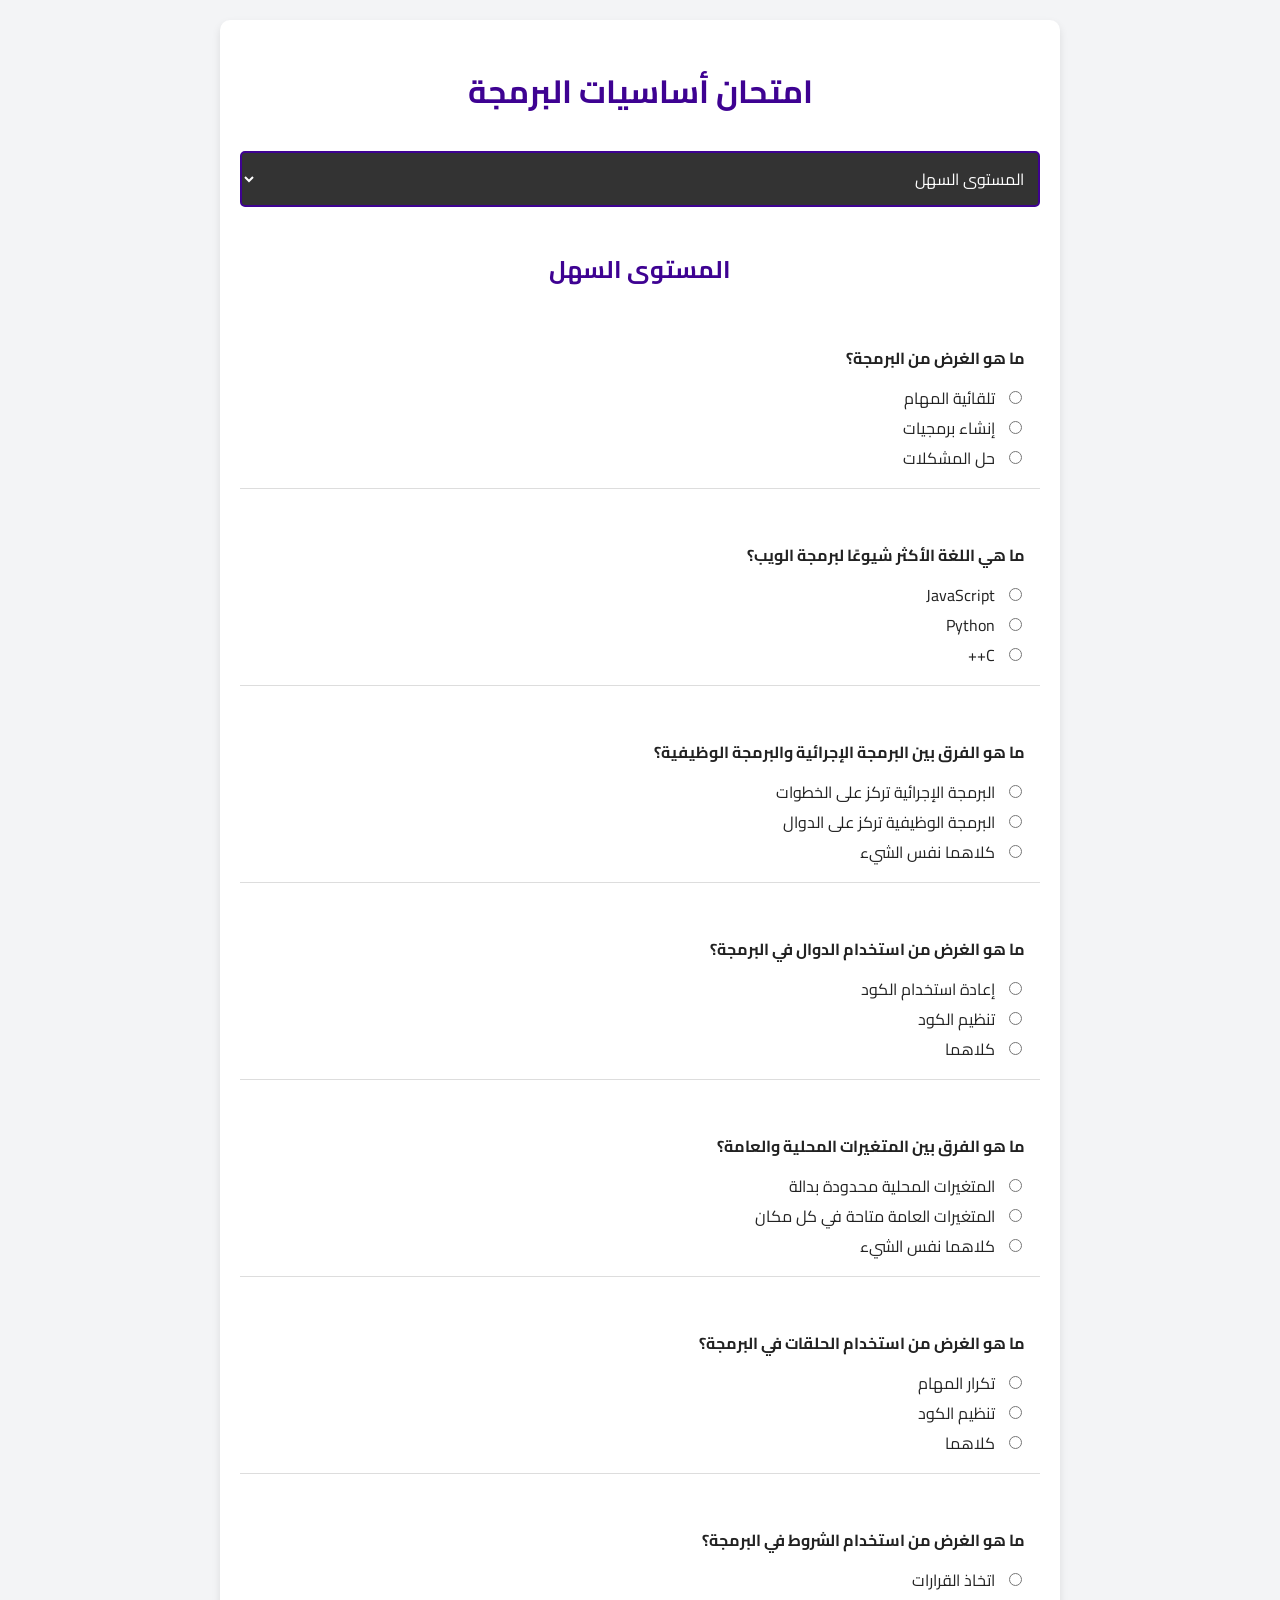
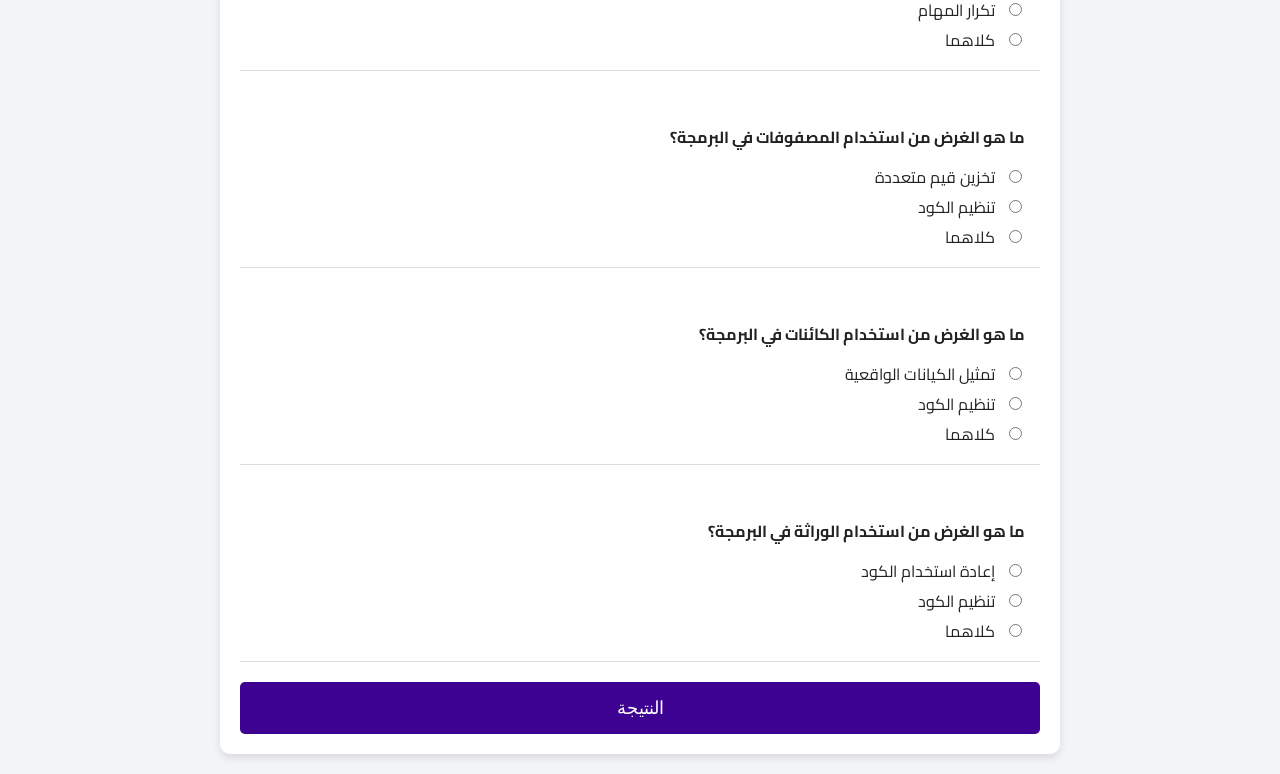
<file: basic.html>
<!DOCTYPE html>
<html lang="ar">
<head>
    <meta charset="UTF-8">
    <meta name="viewport" content="width=device-width, initial-scale=1.0">
    <title>امتحان أساسيات البرمجة</title>
    <link href="https://fonts.googleapis.com/css2?family=Cairo:wght@400;700&family=Oswald:wght@500&display=swap" rel="stylesheet">
    <style>
       body {
    font-family: 'Cairo', sans-serif;
    background-color: #f3f4f6;
    color: #222;
    padding: 20px;
    margin: 0;
    direction: rtl; /* جعل النصوص تبدأ من اليمين */
}

.container {
    max-width: 800px;
    margin: 0 auto;
    background-color: #fff;
    padding: 20px;
    border-radius: 10px;
    box-shadow: 0 4px 8px rgba(0, 0, 0, 0.1);
}

h1 {
    text-align: center;
    color: #3e0292;
    margin-bottom: 30px;
}

.level-title {
    color: #3e0292;
    margin-top: 40px;
    text-align: center;
}

.question {
    margin-bottom: 20px;
    padding: 15px;
    border-bottom: 1px solid #ddd;
}

.question p {
    font-weight: 700;
    margin-bottom: 10px;
}

input[type="radio"] {
    margin-left: 10px; /* لتناسب الاتجاه من اليمين */
}

button {
    display: block;
    width: 100%;
    padding: 15px;
    background-color: #3e0292;
    color: #fff;
    border: none;
    border-radius: 5px;
    font-size: 18px;
    cursor: pointer;
    transition: background-color 0.3s;
}

button:hover {
    background-color: #6d00fc;
}

.result {
    text-align: center;
    font-size: 24px;
    font-weight: bold;
    margin-top: 30px;
    color: #333;
}

.evaluation-popup {
    display: none;
    position: fixed;
    top: 50%;
    left: 50%;
    transform: translate(-50%, -50%);
    background-color: #fff;
    color: #3e0292;
    padding: 20px;
    border-radius: 10px;
    box-shadow: 0 4px 8px rgba(0, 0, 0, 0.2);
    z-index: 1000;
    text-align: center;
}

.evaluation-popup button {
    background-color: #3e0292;
    color: #fff;
    border: none;
    padding: 10px 20px;
    margin-top: 15px;
    border-radius: 5px;
    cursor: pointer;
    font-size: 16px;
}

.evaluation-popup button:hover {
    background-color: #6d00fc;
}

.hidden {
    display: none;
}

select {
    background-color: #333;
    color: #fff;
    border: 2px solid #3e0292;
    border-radius: 5px;
    padding: 10px;
    font-size: 16px;
    font-family: 'Cairo', sans-serif;
    width: 100%;
    cursor: pointer;
    transition: background-color 0.3s, border-color 0.3s;
}

select:hover {
    background-color: #444;
    border-color: #6d00fc;
}

option {
    background-color: #222;
    color: #fff;
}

select:focus {
    animation: expand 0.3s ease-in-out;
}

@keyframes expand {
    from {
        background-color: #333;
    }
    to {
        background-color: #444;
    }
}

/* تحسين العرض على الشاشات الصغيرة */
@media (max-width: 768px) {
    .container {
        padding: 15px;
    }

    h1 {
        font-size: 1.8em;
    }

    button {
        padding: 10px;
        font-size: 16px;
    }

    .question {
        padding: 10px;
    }

    .result {
        font-size: 20px;
    }
}
    </style>
</head>
<body>
    <div class="container">
        <h1>امتحان أساسيات البرمجة</h1>

        <!-- القائمة المنسدلة لاختيار المستوى -->
        <select id="levelSelect">
            <option value="easy">المستوى السهل</option>
            <option value="medium">المستوى المتوسط</option>
            <option value="hard">المستوى الصعب</option>
        </select>

        <!-- أسئلة المستوى السهل -->
        <div id="easy" class="level-content">
            <h2 class="level-title">المستوى السهل</h2>
            <!-- الأسئلة هنا -->
            <div class="question">
                <p>ما هو الغرض من البرمجة؟</p>
                <input type="radio" name="q1" value="automate tasks"> تلقائية المهام<br>
                <input type="radio" name="q1" value="create software"> إنشاء برمجيات<br>
                <input type="radio" name="q1" value="solve problems"> حل المشكلات<br>
            </div>
            <div class="question">
                <p>ما هي اللغة الأكثر شيوعًا لبرمجة الويب؟</p>
                <input type="radio" name="q2" value="JavaScript"> JavaScript<br>
                <input type="radio" name="q2" value="Python"> Python<br>
                <input type="radio" name="q2" value="C++"> C++<br>
            </div>
            <div class="question">
                <p>ما هو الفرق بين البرمجة الإجرائية والبرمجة الوظيفية؟</p>
                <input type="radio" name="q3" value="procedural focuses on steps"> البرمجة الإجرائية تركز على الخطوات<br>
                <input type="radio" name="q3" value="functional focuses on functions"> البرمجة الوظيفية تركز على الدوال<br>
                <input type="radio" name="q3" value="both are the same"> كلاهما نفس الشيء<br>
            </div>
            <div class="question">
                <p>ما هو الغرض من استخدام الدوال في البرمجة؟</p>
                <input type="radio" name="q4" value="reuse code"> إعادة استخدام الكود<br>
                <input type="radio" name="q4" value="organize code"> تنظيم الكود<br>
                <input type="radio" name="q4" value="both"> كلاهما<br>
            </div>
            <div class="question">
                <p>ما هو الفرق بين المتغيرات المحلية والعامة؟</p>
                <input type="radio" name="q5" value="local variables are limited to a function"> المتغيرات المحلية محدودة بدالة<br>
                <input type="radio" name="q5" value="global variables are accessible everywhere"> المتغيرات العامة متاحة في كل مكان<br>
                <input type="radio" name="q5" value="both are the same"> كلاهما نفس الشيء<br>
            </div>
            <div class="question">
                <p>ما هو الغرض من استخدام الحلقات في البرمجة؟</p>
                <input type="radio" name="q6" value="repeat tasks"> تكرار المهام<br>
                <input type="radio" name="q6" value="organize code"> تنظيم الكود<br>
                <input type="radio" name="q6" value="both"> كلاهما<br>
            </div>
            <div class="question">
                <p>ما هو الغرض من استخدام الشروط في البرمجة؟</p>
                <input type="radio" name="q7" value="make decisions"> اتخاذ القرارات<br>
                <input type="radio" name="q7" value="repeat tasks"> تكرار المهام<br>
                <input type="radio" name="q7" value="both"> كلاهما<br>
            </div>
            <div class="question">
                <p>ما هو الغرض من استخدام المصفوفات في البرمجة؟</p>
                <input type="radio" name="q8" value="store multiple values"> تخزين قيم متعددة<br>
                <input type="radio" name="q8" value="organize code"> تنظيم الكود<br>
                <input type="radio" name="q8" value="both"> كلاهما<br>
            </div>
            <div class="question">
                <p>ما هو الغرض من استخدام الكائنات في البرمجة؟</p>
                <input type="radio" name="q9" value="represent real-world entities"> تمثيل الكيانات الواقعية<br>
                <input type="radio" name="q9" value="organize code"> تنظيم الكود<br>
                <input type="radio" name="q9" value="both"> كلاهما<br>
            </div>
            <div class="question">
                <p>ما هو الغرض من استخدام الوراثة في البرمجة؟</p>
                <input type="radio" name="q10" value="reuse code"> إعادة استخدام الكود<br>
                <input type="radio" name="q10" value="organize code"> تنظيم الكود<br>
                <input type="radio" name="q10" value="both"> كلاهما<br>
            </div>
        </div>

        <!-- أسئلة المستوى المتوسط -->
        <div id="medium" class="level-content hidden">
            <h2 class="level-title">المستوى المتوسط</h2>
            <!-- الأسئلة هنا -->
            <div class="question">
                <p>ما هو الفرق بين البرمجة الكائنية التوجه والبرمجة الإجرائية؟</p>
                <input type="radio" name="q11" value="OOP focuses on objects"> البرمجة الكائنية التوجه تركز على الكائنات<br>
                <input type="radio" name="q11" value="procedural focuses on steps"> البرمجة الإجرائية تركز على الخطوات<br>
                <input type="radio" name="q11" value="both are the same"> كلاهما نفس الشيء<br>
            </div>
            <div class="question">
                <p>ما هو الغرض من استخدام الاستثناءات في البرمجة؟</p>
                <input type="radio" name="q12" value="handle errors"> معالجة الأخطاء<br>
                <input type="radio" name="q12" value="organize code"> تنظيم الكود<br>
                <input type="radio" name="q12" value="both"> كلاهما<br>
            </div>
            <div class="question">
                <p>ما هو الغرض من استخدام المكتبات في البرمجة؟</p>
                <input type="radio" name="q13" value="reuse code"> إعادة استخدام الكود<br>
                <input type="radio" name="q13" value="organize code"> تنظيم الكود<br>
                <input type="radio" name="q13" value="both"> كلاهما<br>
            </div>
            <div class="question">
                <p>ما هو الغرض من استخدام المعالجات في البرمجة؟</p>
                <input type="radio" name="q14" value="handle events"> معالجة الأحداث<br>
                <input type="radio" name="q14" value="organize code"> تنظيم الكود<br>
                <input type="radio" name="q14" value="both"> كلاهما<br>
            </div>
            <div class="question">
                <p>ما هو الغرض من استخدام المتغيرات الثابتة في البرمجة؟</p>
                <input type="radio" name="q15" value="prevent changes"> منع التغييرات<br>
                <input type="radio" name="q15" value="organize code"> تنظيم الكود<br>
                <input type="radio" name="q15" value="both"> كلاهما<br>
            </div>
            <div class="question">
                <p>ما هو الغرض من استخدام المصفوفات المتعددة الأبعاد في البرمجة؟</p>
                <input type="radio" name="q16" value="store complex data"> تخزين بيانات معقدة<br>
                <input type="radio" name="q16" value="organize code"> تنظيم الكود<br>
                <input type="radio" name="q16" value="both"> كلاهما<br>
            </div>
            <div class="question">
                <p>ما هو الغرض من استخدام الدوال المجهولة في البرمجة؟</p>
                <input type="radio" name="q17" value="pass functions as arguments"> تمرير الدوال كمعاملات<br>
                <input type="radio" name="q17" value="organize code"> تنظيم الكود<br>
                <input type="radio" name="q17" value="both"> كلاهما<br>
            </div>
            <div class="question">
                <p>ما هو الغرض من استخدام المعالجات المتزامنة في البرمجة؟</p>
                <input type="radio" name="q18" value="handle multiple tasks"> معالجة مهام متعددة<br>
                <input type="radio" name="q18" value="organize code"> تنظيم الكود<br>
                <input type="radio" name="q18" value="both"> كلاهما<br>
            </div>
            <div class="question">
                <p>ما هو الغرض من استخدام المعالجات المتزامنة في البرمجة؟</p>
                <input type="radio" name="q19" value="handle multiple tasks"> معالجة مهام متعددة<br>
                <input type="radio" name="q19" value="organize code"> تنظيم الكود<br>
                <input type="radio" name="q19" value="both"> كلاهما<br>
            </div>
            <div class="question">
                <p>ما هو الغرض من استخدام المعالجات المتزامنة في البرمجة؟</p>
                <input type="radio" name="q20" value="handle multiple tasks"> معالجة مهام متعددة<br>
                <input type="radio" name="q20" value="organize code"> تنظيم الكود<br>
                <input type="radio" name="q20" value="both"> كلاهما<br>
            </div>
        </div>

        <!-- أسئلة المستوى الصعب -->
        <div id="hard" class="level-content hidden">
            <h2 class="level-title">المستوى الصعب</h2>
            <!-- الأسئلة هنا -->
            <div class="question">
                <p>ما هو الفرق بين البرمجة المتزامنة والبرمجة المتوازية؟</p>
                <input type="radio" name="q21" value="concurrency deals with multiple tasks"> البرمجة المتزامنة تتعامل مع مهام متعددة<br>
                <input type="radio" name="q21" value="parallelism deals with multiple tasks simultaneously"> البرمجة المتوازية تتعامل مع مهام متعددة في نفس الوقت<br>
                <input type="radio" name="q21" value="both are the same"> كلاهما نفس الشيء<br>
            </div>
            <div class="question">
                <p>ما هو الغرض من استخدام المعالجات المتزامنة في البرمجة؟</p>
                <input type="radio" name="q22" value="handle multiple tasks"> معالجة مهام متعددة<br>
                <input type="radio" name="q22" value="organize code"> تنظيم الكود<br>
                <input type="radio" name="q22" value="both"> كلاهما<br>
            </div>
            <div class="question">
                <p>ما هو الغرض من استخدام المعالجات المتزامنة في البرمجة؟</p>
                <input type="radio" name="q23" value="handle multiple tasks"> معالجة مهام متعددة<br>
                <input type="radio" name="q23" value="organize code"> تنظيم الكود<br>
                <input type="radio" name="q23" value="both"> كلاهما<br>
            </div>
            <div class="question">
                <p>ما هو الغرض من استخدام المعالجات المتزامنة في البرمجة؟</p>
                <input type="radio" name="q24" value="handle multiple tasks"> معالجة مهام متعددة<br>
                <input type="radio" name="q24" value="organize code"> تنظيم الكود<br>
                <input type="radio" name="q24" value="both"> كلاهما<br>
            </div>
            <div class="question">
                <p>ما هو الغرض من استخدام المعالجات المتزامنة في البرمجة؟</p>
                <input type="radio" name="q25" value="handle multiple tasks"> معالجة مهام متعددة<br>
                <input type="radio" name="q25" value="organize code"> تنظيم الكود<br>
                <input type="radio" name="q25" value="both"> كلاهما<br>
            </div>
            <div class="question">
                <p>ما هو الغرض من استخدام المعالجات المتزامنة في البرمجة؟</p>
                <input type="radio" name="q26" value="handle multiple tasks"> معالجة مهام متعددة<br>
                <input type="radio" name="q26" value="organize code"> تنظيم الكود<br>
                <input type="radio" name="q26" value="both"> كلاهما<br>
            </div>
            <div class="question">
                <p>ما هو الغرض من استخدام المعالجات المتزامنة في البرمجة؟</p>
                <input type="radio" name="q27" value="handle multiple tasks"> معالجة مهام متعددة<br>
                <input type="radio" name="q27" value="organize code"> تنظيم الكود<br>
                <input type="radio" name="q27" value="both"> كلاهما<br>
            </div>
            <div class="question">
                <p>ما هو الغرض من استخدام المعالجات المتزامنة في البرمجة؟</p>
                <input type="radio" name="q28" value="handle multiple tasks"> معالجة مهام متعددة<br>
                <input type="radio" name="q28" value="organize code"> تنظيم الكود<br>
                <input type="radio" name="q28" value="both"> كلاهما<br>
            </div>
            <div class="question">
                <p>ما هو الغرض من استخدام المعالجات المتزامنة في البرمجة؟</p>
                <input type="radio" name="q29" value="handle multiple tasks"> معالجة مهام متعددة<br>
                <input type="radio" name="q29" value="organize code"> تنظيم الكود<br>
                <input type="radio" name="q29" value="both"> كلاهما<br>
            </div>
            <div class="question">
                <p>ما هو الغرض من استخدام المعالجات المتزامنة في البرمجة؟</p>
                <input type="radio" name="q30" value="handle multiple tasks"> معالجة مهام متعددة<br>
                <input type="radio" name="q30" value="organize code"> تنظيم الكود<br>
                <input type="radio" name="q30" value="both"> كلاهما<br>
            </div>
        </div>

        <button onclick="submitQuiz()">النتيجة</button>
    </div>

    <!-- نافذة النتيجة -->
    <div id="resultPopup" class="evaluation-popup">
        <p id="resultText"></p>
        <button onclick="closePopup()">إغلاق</button>
    </div>

    <script>
        document.addEventListener('DOMContentLoaded', () => {
            // إظهار الأسئلة بناءً على المستوى المحدد
            document.getElementById('levelSelect').addEventListener('change', function() {
                document.querySelectorAll('.level-content').forEach(div => div.classList.add('hidden'));
                document.getElementById(this.value).classList.remove('hidden');
            });

            // الإجابات الصحيحة لكل مستوى
            const correctAnswers = {
                easy: {
                    q1: "solve problems",
                    q2: "JavaScript",
                    q3: "procedural focuses on steps",
                    q4: "both",
                    q5: "local variables are limited to a function",
                    q6: "repeat tasks",
                    q7: "make decisions",
                    q8: "store multiple values",
                    q9: "represent real-world entities",
                    q10: "reuse code"
                },
                medium: {
                    q11: "OOP focuses on objects",
                    q12: "handle errors",
                    q13: "reuse code",
                    q14: "handle events",
                    q15: "prevent changes",
                    q16: "store complex data",
                    q17: "pass functions as arguments",
                    q18: "handle multiple tasks",
                    q19: "handle multiple tasks",
                    q20: "handle multiple tasks"
                },
                hard: {
                    q21: "concurrency deals with multiple tasks",
                    q22: "handle multiple tasks",
                    q23: "handle multiple tasks",
                    q24: "handle multiple tasks",
                    q25: "handle multiple tasks",
                    q26: "handle multiple tasks",
                    q27: "handle multiple tasks",
                    q28: "handle multiple tasks",
                    q29: "handle multiple tasks",
                    q30: "handle multiple tasks"
                }
            };

            // الحصول على الإجابة الصحيحة بناءً على معرف السؤال
            function getCorrectAnswer(questionId) {
                const level = document.getElementById('levelSelect').value;
                return correctAnswers[level][questionId];
            }

            // تقديم الامتحان وحساب النتيجة
            window.submitQuiz = function() {
                const level = document.getElementById('levelSelect').value;
                const questions = document.querySelectorAll(`#${level} .question`);
                let score = 0;

                questions.forEach((question) => {
                    const questionId = question.querySelector('input[type="radio"]').name;
                    const selectedAnswer = question.querySelector('input[type="radio"]:checked');
                    if (selectedAnswer && selectedAnswer.value === getCorrectAnswer(questionId)) {
                        score++;
                    }
                });

                const resultText = `نتيجتك هي: ${score} من ${questions.length}`;
                document.getElementById('resultText').innerText = resultText;
                document.getElementById('resultPopup').style.display = 'block';
            };

            // إغلاق نافذة النتيجة
            window.closePopup = function() {
                document.getElementById('resultPopup').style.display = 'none';
            };
        });
    </script>
</body>
</html>
</file>
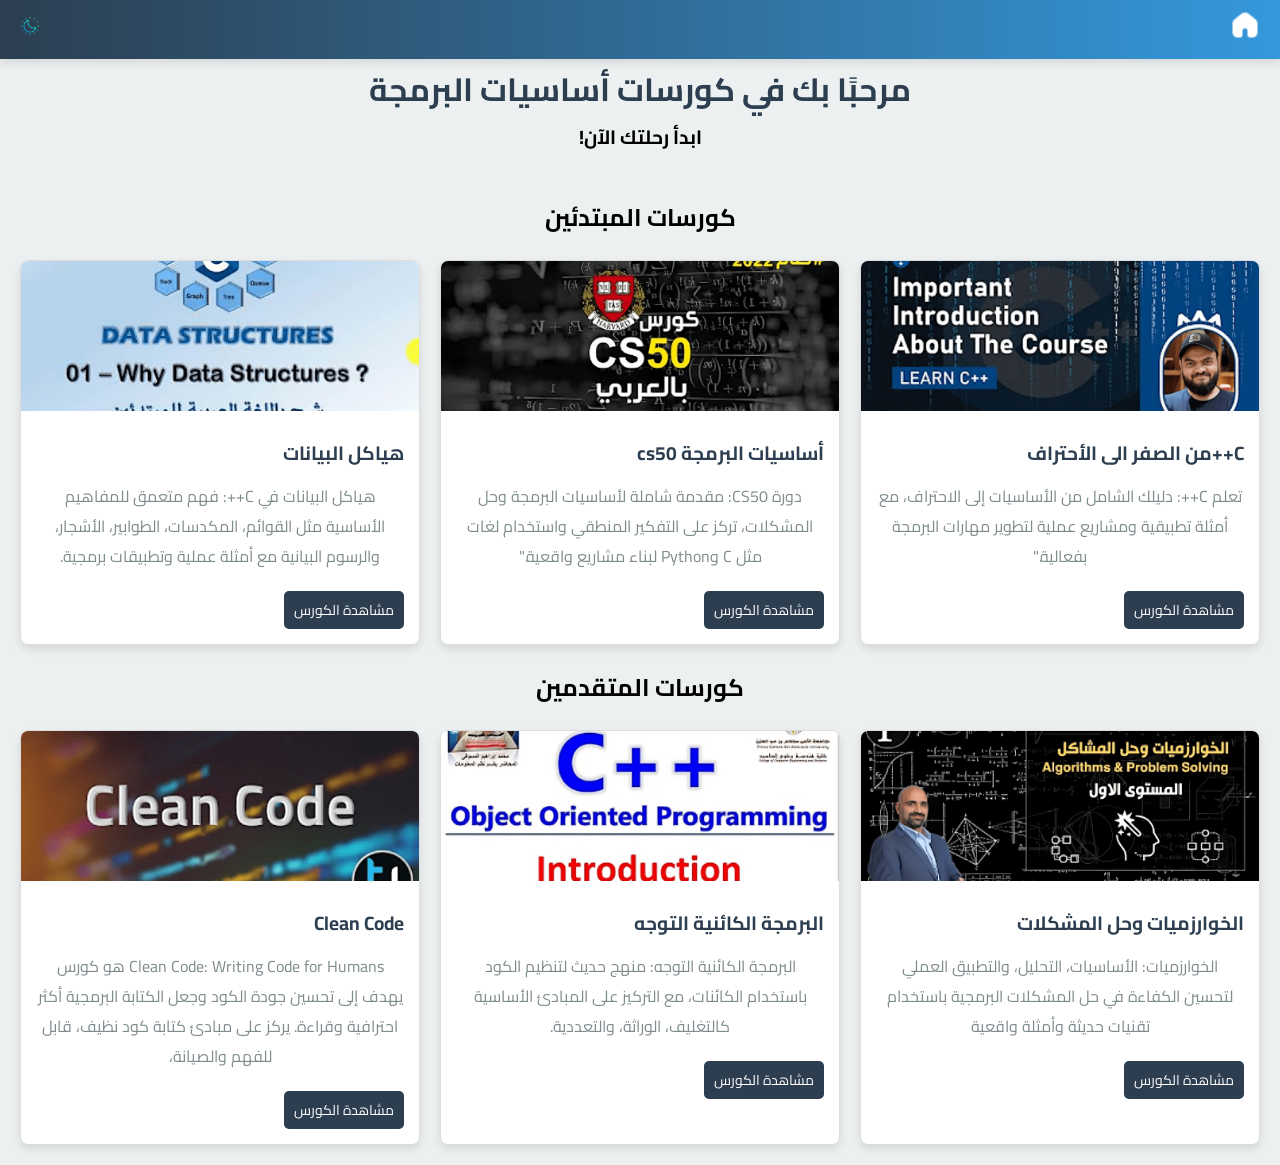
<file: basiccourse.html>
<!DOCTYPE html>
<html lang="ar" dir="rtl">
<head>
  <meta charset="UTF-8">
  <meta name="viewport" content="width=device-width, initial-scale=1.0">
  <title>كورسات أساسيات البرمجة</title>
  <link rel="stylesheet" href="styles.css">
  <style>
      .section-title {
        margin: 20px 0;
        font-size: 1.5em;
        color: #000000; /* أرجواني داكن */
      }
     h2 {
        font-size: 1.2em;
        color: #000000; /* أرجواني داكن */
      }
  </style>
</head>
<body>
  <!-- رأس الصفحة -->
  <header class="top-header">
    <div class="logo-container">
        <a href="index.html">
            <img src="0.png" alt="الشعار" class="header-logo" loading="lazy">
        </a>
    </div>
    <div class="header-icons">
      <a href="#" id="toggle-dark-mode" class="icon-link">
          <img src="dark-mode.png" alt="Dark Mode Icon" class="header-icon" loading="lazy">
      </a>
     
  </div>
  </header>
  <h1>مرحبًا بك في كورسات أساسيات البرمجة</h1>
  <h2>ابدأ رحلتك الآن!</h2>

  <!-- محتوى الصفحة -->
  <main>
    <!-- قسم الكورسات للمبتدئين -->
    <section>
      <h2 class="section-title">كورسات المبتدئين</h2>
      <div class="courses-grid">
        <div class="course-card">
          <img src="c++course.png" alt="C++" loading="lazy">
          <div class="course-card-content">
            <h3>C++من الصفر الى الأحتراف</h3>
            <p>تعلم C++: دليلك الشامل من الأساسيات إلى الاحتراف، مع أمثلة تطبيقية ومشاريع عملية لتطوير مهارات البرمجة بفعالية."</p>
            <a href="https://www.youtube.com/playlist?list=PLknwEmKsW8OvMsFbU9zo8oJCprAsgc4LO">مشاهدة الكورس</a>
          </div>
        </div>
        <div class="course-card">
          <img src="cs50.png" alt="C50" loading="lazy">
          <div class="course-card-content">
            <h3>أساسيات البرمجة cs50</h3>
            <p>دورة CS50: مقدمة شاملة لأساسيات البرمجة وحل المشكلات، تركز على التفكير المنطقي واستخدام لغات مثل C وPython لبناء مشاريع واقعية."</p>
            <a href="https://www.youtube.com/playlist?list=PLknwEmKsW8OvMsFbU9zo8oJCprAsgc4LO">مشاهدة الكورس</a>
          </div>
        </div>
        <div class="course-card">
          <img src="datastructure.png" alt="Data Structures" loading="lazy">
          <div class="course-card-content">
            <h3>هياكل البيانات</h3>
            <p>هياكل البيانات في C++: فهم متعمق للمفاهيم الأساسية مثل القوائم، المكدسات، الطوابير، الأشجار، والرسوم البيانية مع أمثلة عملية وتطبيقات برمجية.</p>
            <a href="https://www.youtube.com/playlist?list=PL1DUmTEdeA6JlommmGP5wicYLxX5PVCQt">مشاهدة الكورس</a>
          </div>
        </div>
      </div>
    </section>

    <!-- قسم الكورسات المتقدمة -->
    <section>
      <h2 class="section-title">كورسات المتقدمين</h2>
      <div class="courses-grid">
        <div class="course-card">
          <img src="ALGORITHM COURSE.png" alt="Algorithms" loading="lazy">
          <div class="course-card-content">
            <h3> الخوارزميات وحل المشكلات</h3>
            <p>الخوارزميات: الأساسيات، التحليل، والتطبيق العملي لتحسين الكفاءة في حل المشكلات البرمجية باستخدام تقنيات حديثة وأمثلة واقعية</p>
            <a href="https://www.youtube.com/playlist?list=PL3X--QIIK-OEUIwbQU79V76RHelBUQKiz">مشاهدة الكورس</a>
          </div>
        </div>
        <div class="course-card">
          <img src="OOP.png" alt="Object-Oriented Programming" loading="lazy">
          <div class="course-card-content">
            <h3>البرمجة الكائنية التوجه</h3>
            <p>البرمجة الكائنية التوجه: منهج حديث لتنظيم الكود باستخدام الكائنات، مع التركيز على المبادئ الأساسية كالتغليف، الوراثة، والتعددية.</p>
            <a href="https://www.youtube.com/playlist?list=PL1DUmTEdeA6KLEvIO0NyrkT91BVle8BOU">مشاهدة الكورس</a>
          </div>
        </div>
        <div class="course-card">
          <img src="cleancode.png" alt="Object-Oriented Programming" loading="lazy">
          <div class="course-card-content">
            <h3> Clean Code </h3>
            <p>Clean Code: Writing Code for Humans هو كورس يهدف إلى تحسين جودة الكود وجعل الكتابة البرمجية أكثر احترافية وقراءة. يركز على مبادئ كتابة كود نظيف، قابل للفهم والصيانة،</p>
            <a href="https://www.youtube.com/playlist?list=PLhiFu-f80eo8n7k5-PSI2z5Kq4NaPEzsP">مشاهدة الكورس</a>
          </div>
        </div>
      </div>
    </section>
  </main>
  <script src = "script.js"></script>
</body>
</html>
</file>
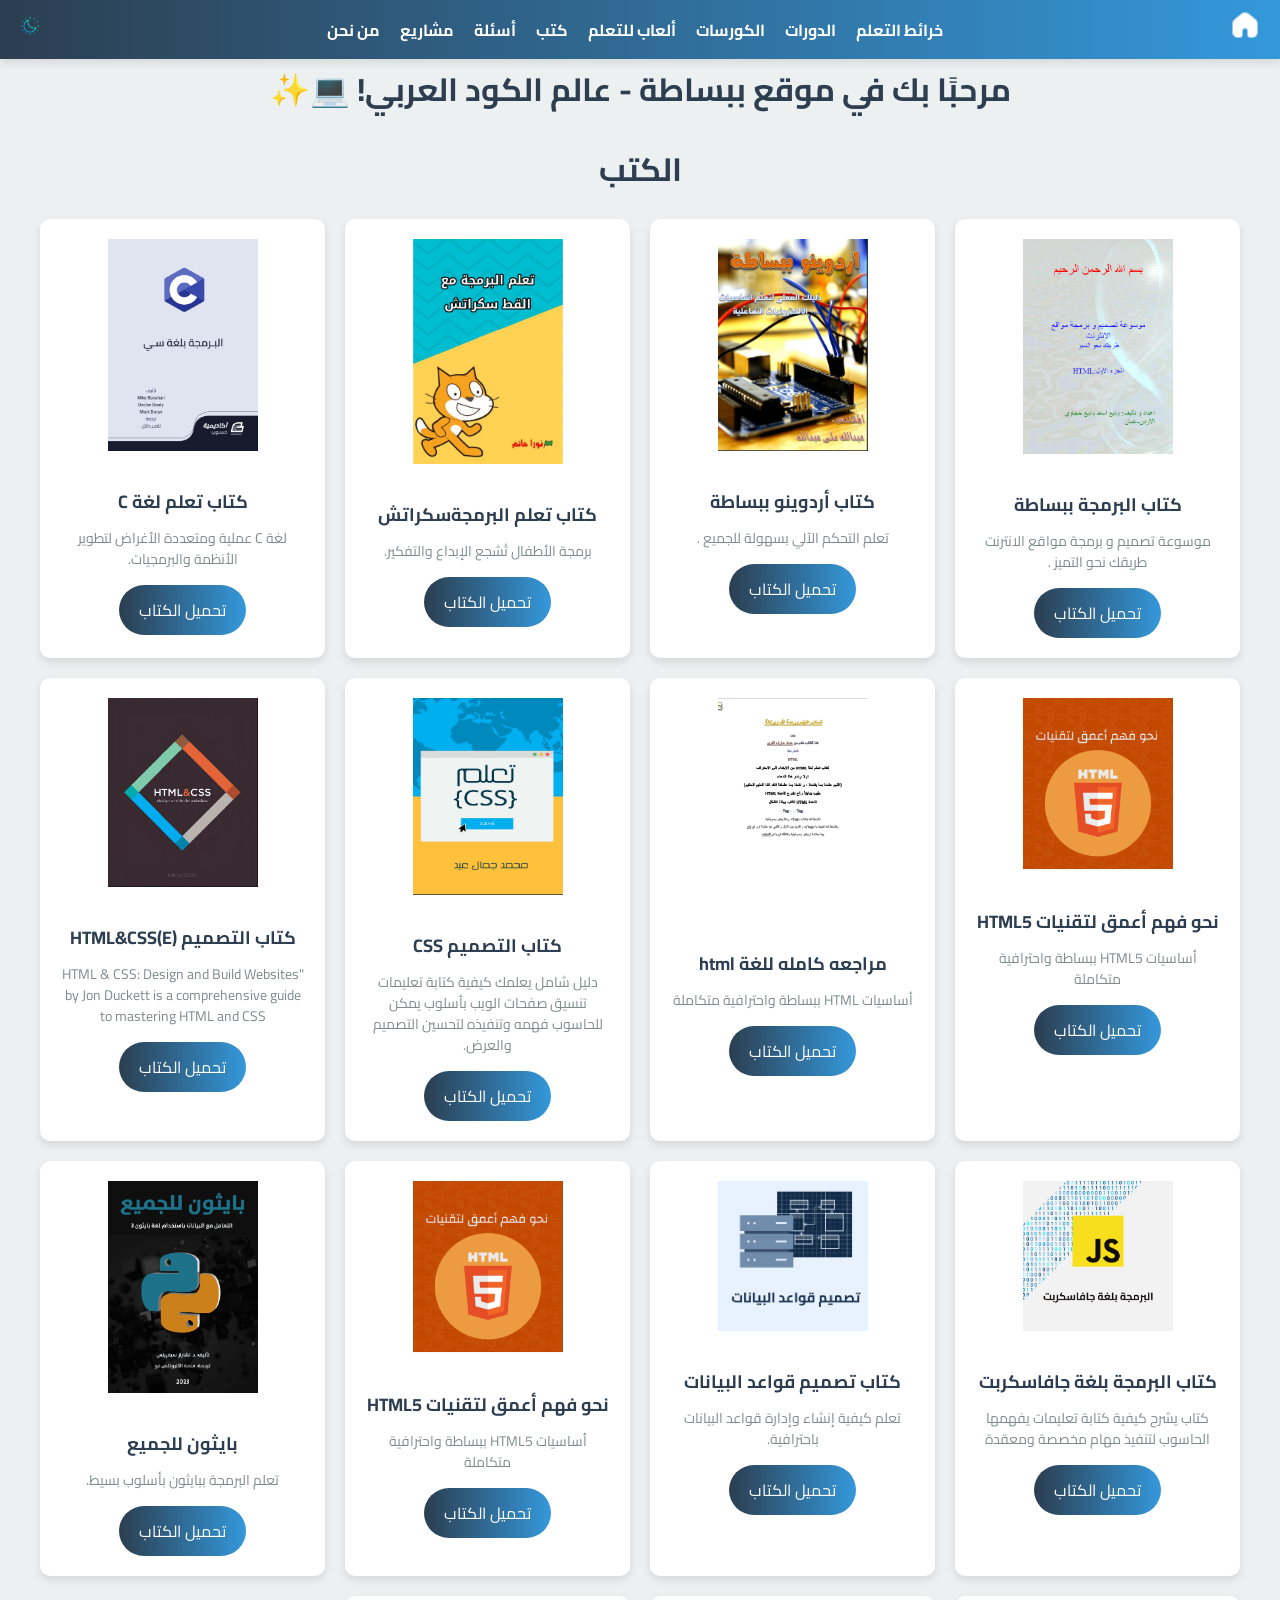
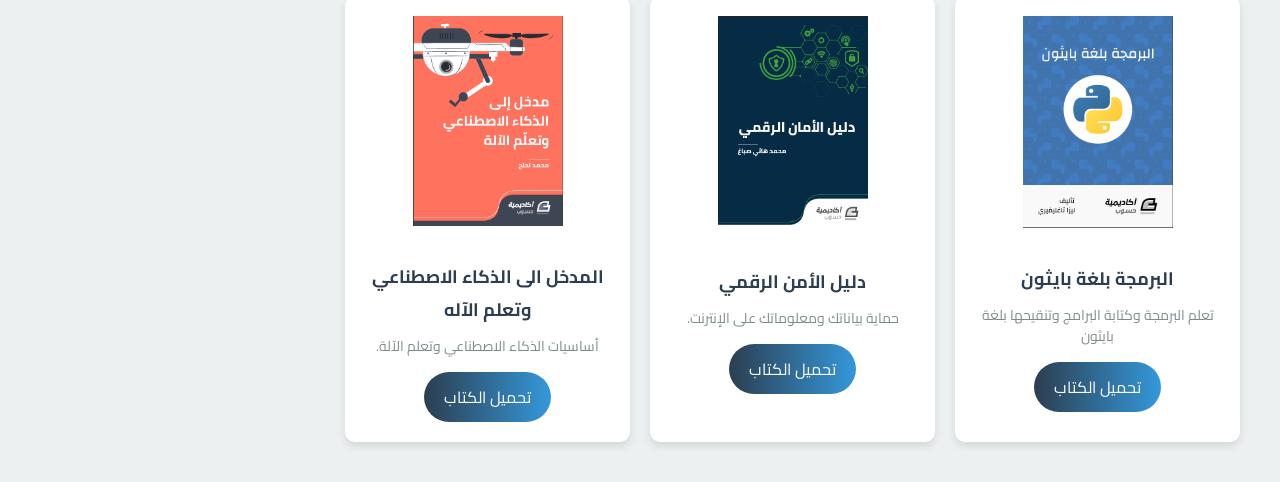
<file: books.html>
<!DOCTYPE html>
<html lang="ar" dir="rtl">
<head>
    <meta charset="UTF-8">
    <meta name="viewport" content="width=device-width, initial-scale=1.0">
    <title>roadmaps</title>
    <link rel="stylesheet" href="styles.css">
</head>
<body>
    <header class="top-header">
        <!-- Menu Icon for Mobile -->
        <div class="menu-icon" id="menu-icon">
            <div class="bar"></div>
            <div class="bar"></div>
            <div class="bar"></div>
        </div>
        
        <!-- الشعار الجديد -->
        <div class="logo-container">
            <a href="index.html">
                <img src="0.png" alt="الشعار" class="header-logo">
            </a>
        </div>

        <!-- روابط التنقل -->
        <nav class="top-nav" id="top-nav">
            <ul>
              <li><a href="roadmaps.html">خرائط التعلم</a></li>
              <li><a href="Lessons.html">الدورات</a></li>
              <li><a href="courses.html">الكورسات</a></li>
              <li><a href="games.html">ألعاب للتعلم</a></li>
              <li><a href="books.html">كتب</a></li>
              <li><a href="questions.html">أسئلة</a></li>
              <li><a href="projects.html"> مشاريع</a></li>
                <li><a href="about us.html"> من نحن</a></li>
            </ul>
        </nav>
        <div class="header-icons">
            <a href="#" id="toggle-dark-mode" class="icon-link">
                <img src="dark-mode.png" alt="Dark Mode Icon" class="header-icon">
            </a>
           
        </div>
    </header>

    <h1>مرحبًا بك في موقع ببساطة - عالم الكود العربي! 💻✨</h1>

    <!-- محتوى الصفحة -->
    <main>
        <h1>الكتب</h1>
        <div class="container">

            <div class="books-grid">
              <div class="book-card">
                <img src="bbasath book.PNG" alt="البرمجة ببساطة" loading="lazy">
                <h3> كتاب البرمجة ببساطة  </h3>
                <p>موسوعة تصمیم و برمجة مواقع الانترنت طریقك نحو التمیز   .</p>
                <a href="https://www.mediafire.com/file/ca5egaaoprn0zk1/تعلم+ببساطة+HTML+و+CSS.pdf/file">تحميل الكتاب</a>
              </div>
              <div class="book-card">
                <img src="اردوينو.png" alt="كتاب اردوينو">
                <h3>كتاب أردوينو ببساطة</h3>
                <p>تعلم التحكم الآلي بسهولة للجميع .</p>
                <a href="https://www.mediafire.com/file/khdbih8p4hocl30/aeb81fa7-9a25-4f64-a358-cf1723027d83_SimplyArduino.pdf/file">تحميل الكتاب</a>
              </div>
              <div class="book-card">
                <img src="scratch.png" alt="كتاب scratch">
                <h3>كتاب تعلم البرمجةسكراتش</h3>
                <p>برمجة الأطفال تُشجع الإبداع والتفكير.</p>
                <a href="https://www.mediafire.com/file/bb8m9arobx8ic5l/كتاب+تعلم+البرمجة+مع+القط+سكراتش.pdf/file">تحميل الكتاب</a>
              </div>
              <div class="book-card">
                <img src="cbook.png" alt="كتاب C">
                <h3>كتاب تعلم لغة C</h3>
                <p>لغة C عملية ومتعددة الأغراض لتطوير الأنظمة والبرمجيات.</p>
                <a href="https://www.mediafire.com/file/y3bleosy5vlp503/cbook.pdf/file">تحميل الكتاب</a>
              </div>
              <div class="book-card">
                <img src="HTMLB.png" alt="نحو فهم أعمق لتقنياتHTML5 ">
                <h3>   نحو فهم أعمق لتقنيات  HTML5  </h3>
                <p>أساسيات HTML5 ببساطة واحترافية متكاملة</p>
                <a href="https://www.mediafire.com/file/ylhshq3bbz2ubvi/4418e3e0-6f2f-4a4c-9a23-bc78d5b53907_Dive-Into-HTML5-Arabic-1.0.0.pdf/file">تحميل الكتاب</a>
              </div>
              <div class="book-card">
              <img src="html summary.PNG" alt="نحو فهم أعمق لتقنياتHTML5 ">
                <h3>مراجعه كامله للغة html</h3>
                <p>أساسيات HTML ببساطة واحترافية متكاملة</p>
                <a href="https://www.mediafire.com/file/vfz6hox1fyj3k8r/Noor-Book.com__%25D8%25AA%25D8%25B9%25D9%2584%25D9%2585_%25D9%2584%25D8%25BA%25D8%25A9_html_%25D9%2585%25D9%2586_%25D8%25A7%25D9%2584%25D8%25A5%25D8%25A8%25D8%25AA%25D8%25AF%25D8%25A7%25D8%25A1_%25D8%25A5%25D9%2584%25D9%2589_%25D8%25A7%25D9%2584%25D8%25A5%25D8%25AD%25D8%25AA%25D8%25B1%25D8%25A7%25D9%2581_2_.pdf/file">تحميل الكتاب</a>
              </div>
              <div class="book-card">
                <img src="Cssbook1.PNG" alt="كتاب CSS">
                <h3>كتاب التصميم  CSS </h3>
                <p>دليل شامل يعلمك كيفية كتابة تعليمات تنسيق صفحات الويب بأسلوب يمكن للحاسوب فهمه وتنفيذه لتحسين التصميم والعرض.     </p>
                <a href="https://www.mediafire.com/file/1sqhziix4q6svh8/Kotobati+-+تعلم+CSS.pdf/file">تحميل الكتاب</a>
              </div>
            <div class="book-card">
              <img src="html css book (e).PNG" alt="كتاب CSS">
            <h3>كتاب التصميم HTML&CSS(E) </h3>
            <p>HTML & CSS: Design and Build Websites" by Jon Duckett is a comprehensive guide to mastering HTML and CSS     </p>
            <a href="https://www.mediafire.com/file/q1tnfmpvfd46mcx/Noor-Book.com++html+و+css+تصميم+وبناء+مواقع+الويب+pdf.pdf/file">تحميل الكتاب</a>
          </div>
              <div class="book-card">
                <img src="jsbook.png" alt="كتاب Javascript">
                <h3>كتاب البرمجة بلغة جافاسكربت</h3>
                <p>كتاب يشرح كيفية كتابة تعليمات يفهمها الحاسوب لتنفيذ مهام مخصصة ومعقدة</p>
                <a href="https://www.mediafire.com/file/v6ab6cia0ngzyd8/jsbook.pdf/file">تحميل الكتاب</a>
              </div>
              <div class="book-card">
                <img src="databook.png" alt="كتاب قواعد البيانات">
                <h3>  كتاب تصميم قواعد البيانات</h3>
                <p>تعلم كيفية إنشاء وإدارة قواعد البيانات باحترافية.</p>
                <a href="https://www.mediafire.com/file/7585fi13m9e703d/databook.pdf/file">تحميل الكتاب</a>
              </div>
              <div class="book-card">
                <img src="HTMLB.png" alt="نحو فهم أعمق لتقنياتHTML5 ">
                <h3>   نحو فهم أعمق لتقنيات  HTML5  </h3>
                <p>أساسيات HTML5 ببساطة واحترافية متكاملة</p>
                <a href="https://www.mediafire.com/file/ylhshq3bbz2ubvi/4418e3e0-6f2f-4a4c-9a23-bc78d5b53907_Dive-Into-HTML5-Arabic-1.0.0.pdf/file">تحميل الكتاب</a>
              </div>
              <div class="book-card">
                <img src="pythonbook.PNG" alt="بايثون للجميع " loading="lazy">
                <h3>بايثون للجميع</h3>
                <p>تعلم البرمجة ببايثون بأسلوب بسيط.</p>
                <a href="https://www.mediafire.com/file/3szys5d3eik0uo8/pythonbook.pdf/file">تحميل الكتاب</a>
              </div>
              <div class="book-card">
                <img src="pyhonbookحاسوب.PNG" alt="البرمجة بلغة بايثون  " loading="lazy">
                <h3>البرمجة بلغة بايثون</h3>
                <p>تعلم البرمجة وكتابة البرامج وتنقيحها بلغة بايثون</p>
                <a href="https://www.mediafire.com/file/gs06ulhxi7blcv9/البرمجه+بلغة+بايثون+اكادمية+حاسوب.pdf/file">تحميل الكتاب</a>
              </div>
              <div class="book-card">
                <img src="degitalbook.PNG" alt="دليل الأمان الرقمي" loading="lazy">
                <h3> دليل الأمن الرقمي</h3>
                <p>حماية بياناتك ومعلوماتك على الإنترنت.</p>
                <a href="https://www.mediafire.com/file/svxh0pqt515qy99/دليل+الامن+الرقمي.pdf/file">تحميل الكتاب</a>
              </div>
              <div class="book-card">
                <img src="ai.PNG" alt="المدخل الى الذكاء الأصطناعي وتعلم الآله" loading="lazy">
                <h3>المدخل الى الذكاء الاصطناعي وتعلم الآله</h3>
                <p>أساسيات الذكاء الاصطناعي وتعلم الآلة.</p>
                <a href="https://www.mediafire.com/file/cud1nvicln60d4d/المدخل+الى+الذكاء+الاصطناعي.pdf/file">تحميل الكتاب</a>
              </div>
            </div>
          </div>
    </main>
    
    <!-- ملف الجافاسكريبت -->
    <script src="https://widget.flowxo.com/embed.js" data-fxo-widget="eyJ0aGVtZSI6IiMxOTNjZmYiLCJ3ZWIiOnsiYm90SWQiOiI2Nzg2MDhmZjhkNmEwMDAwNzc4MzYwZDAiLCJ0aGVtZSI6IiMxOTNjZmYifX0=" async defer></script>
    <script src="script.js"></script>
</body>
</html>
</file>
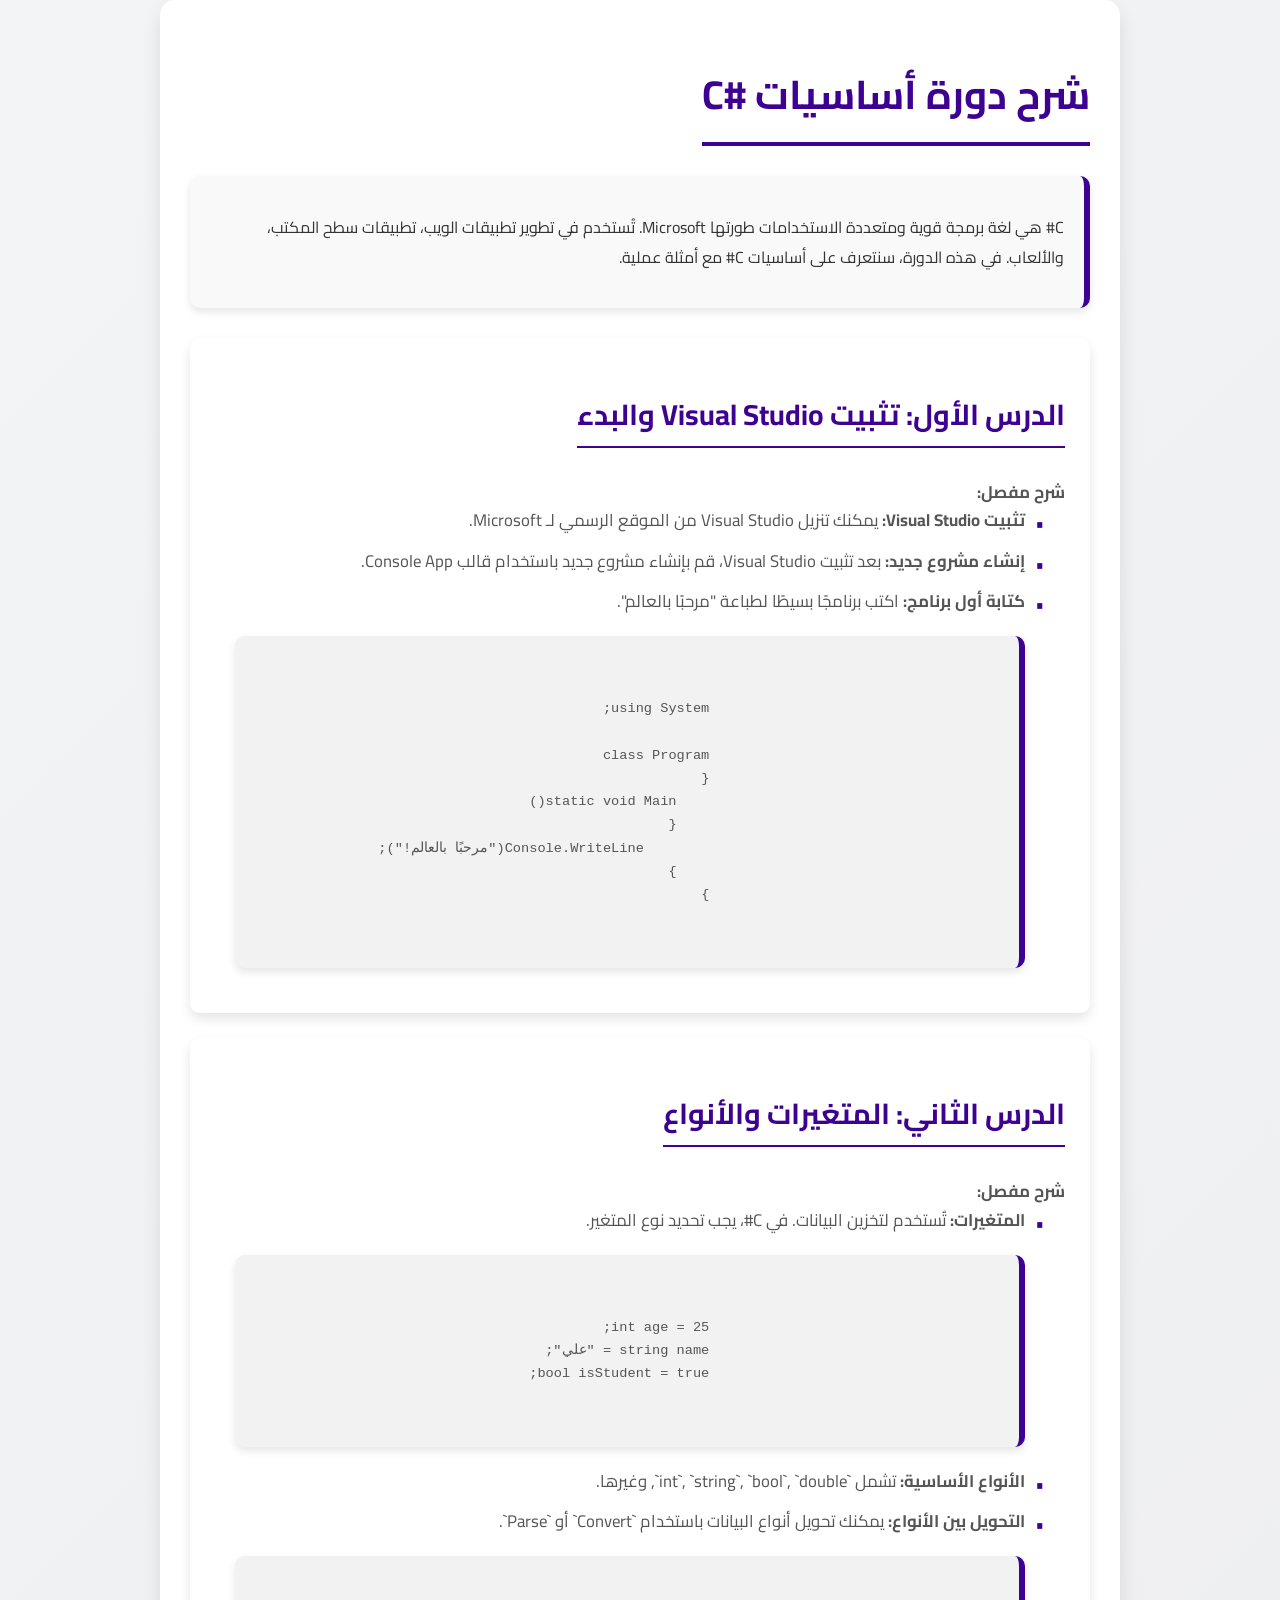
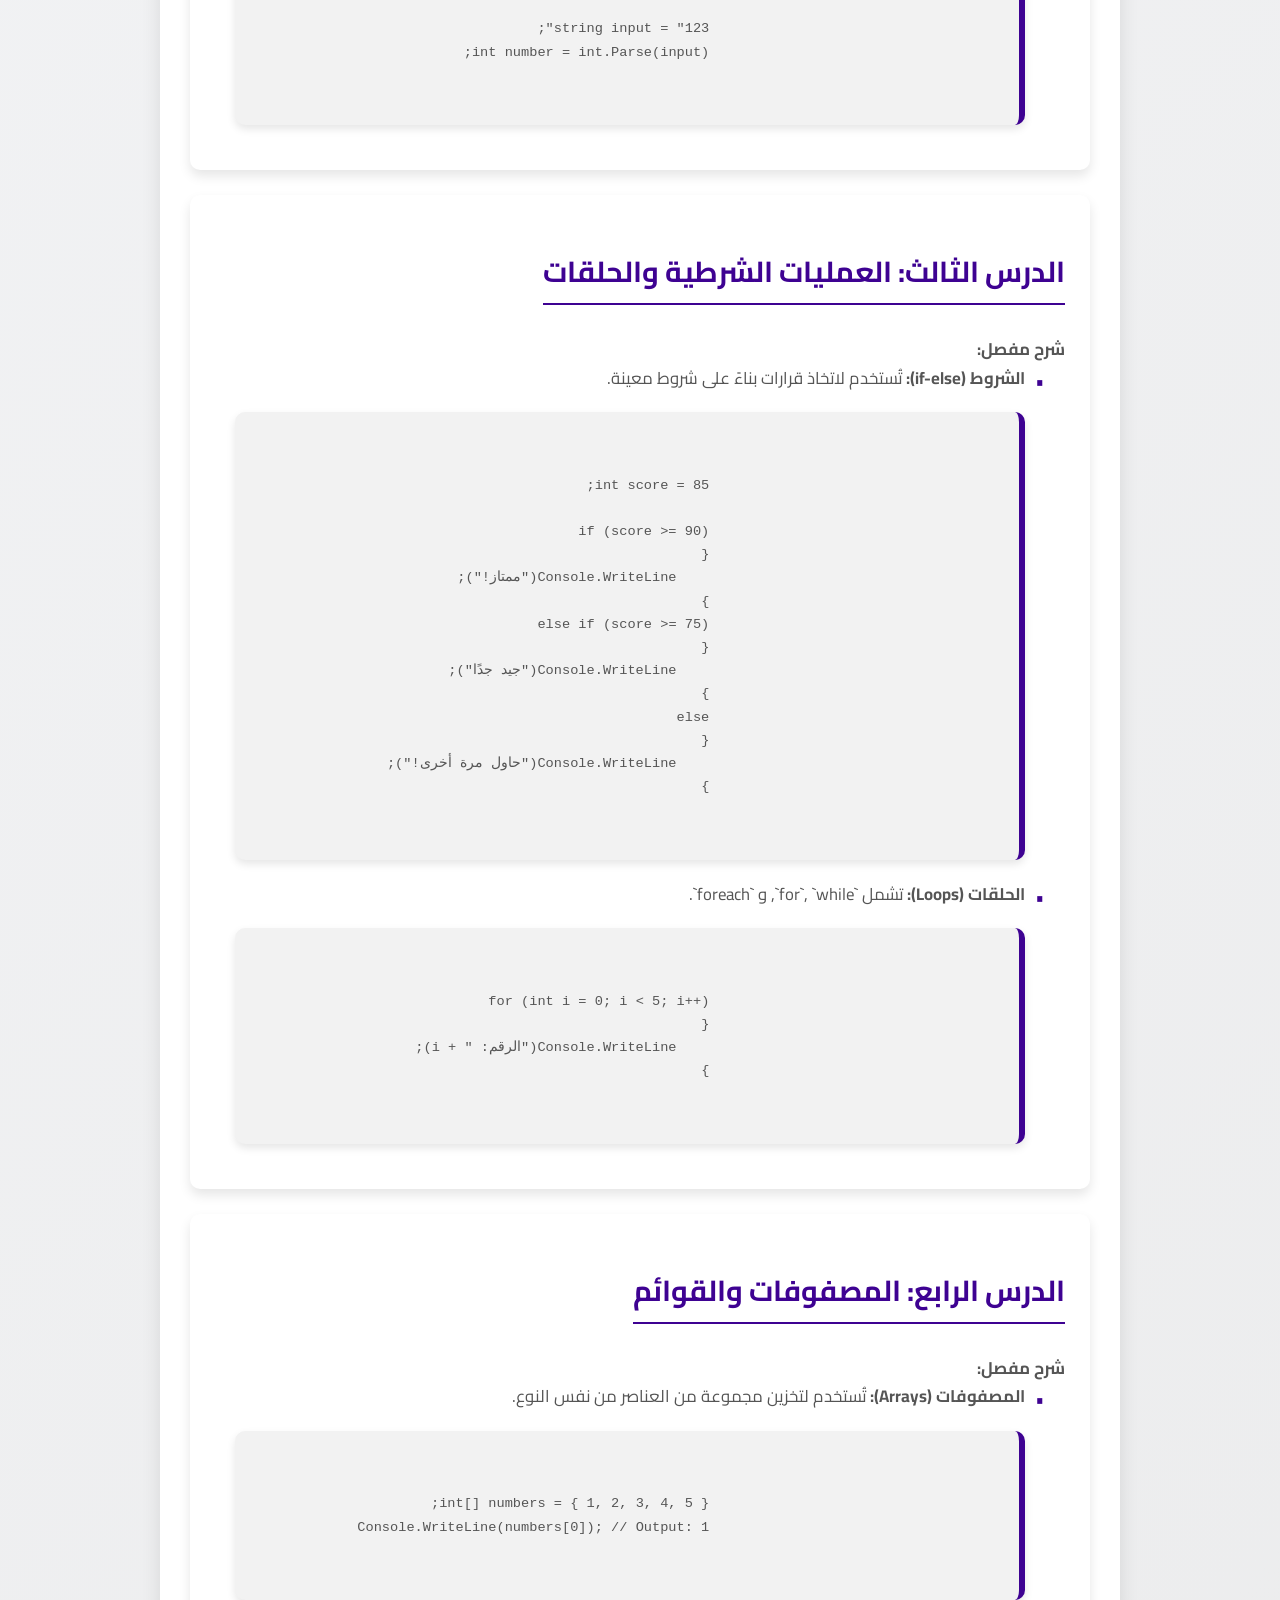
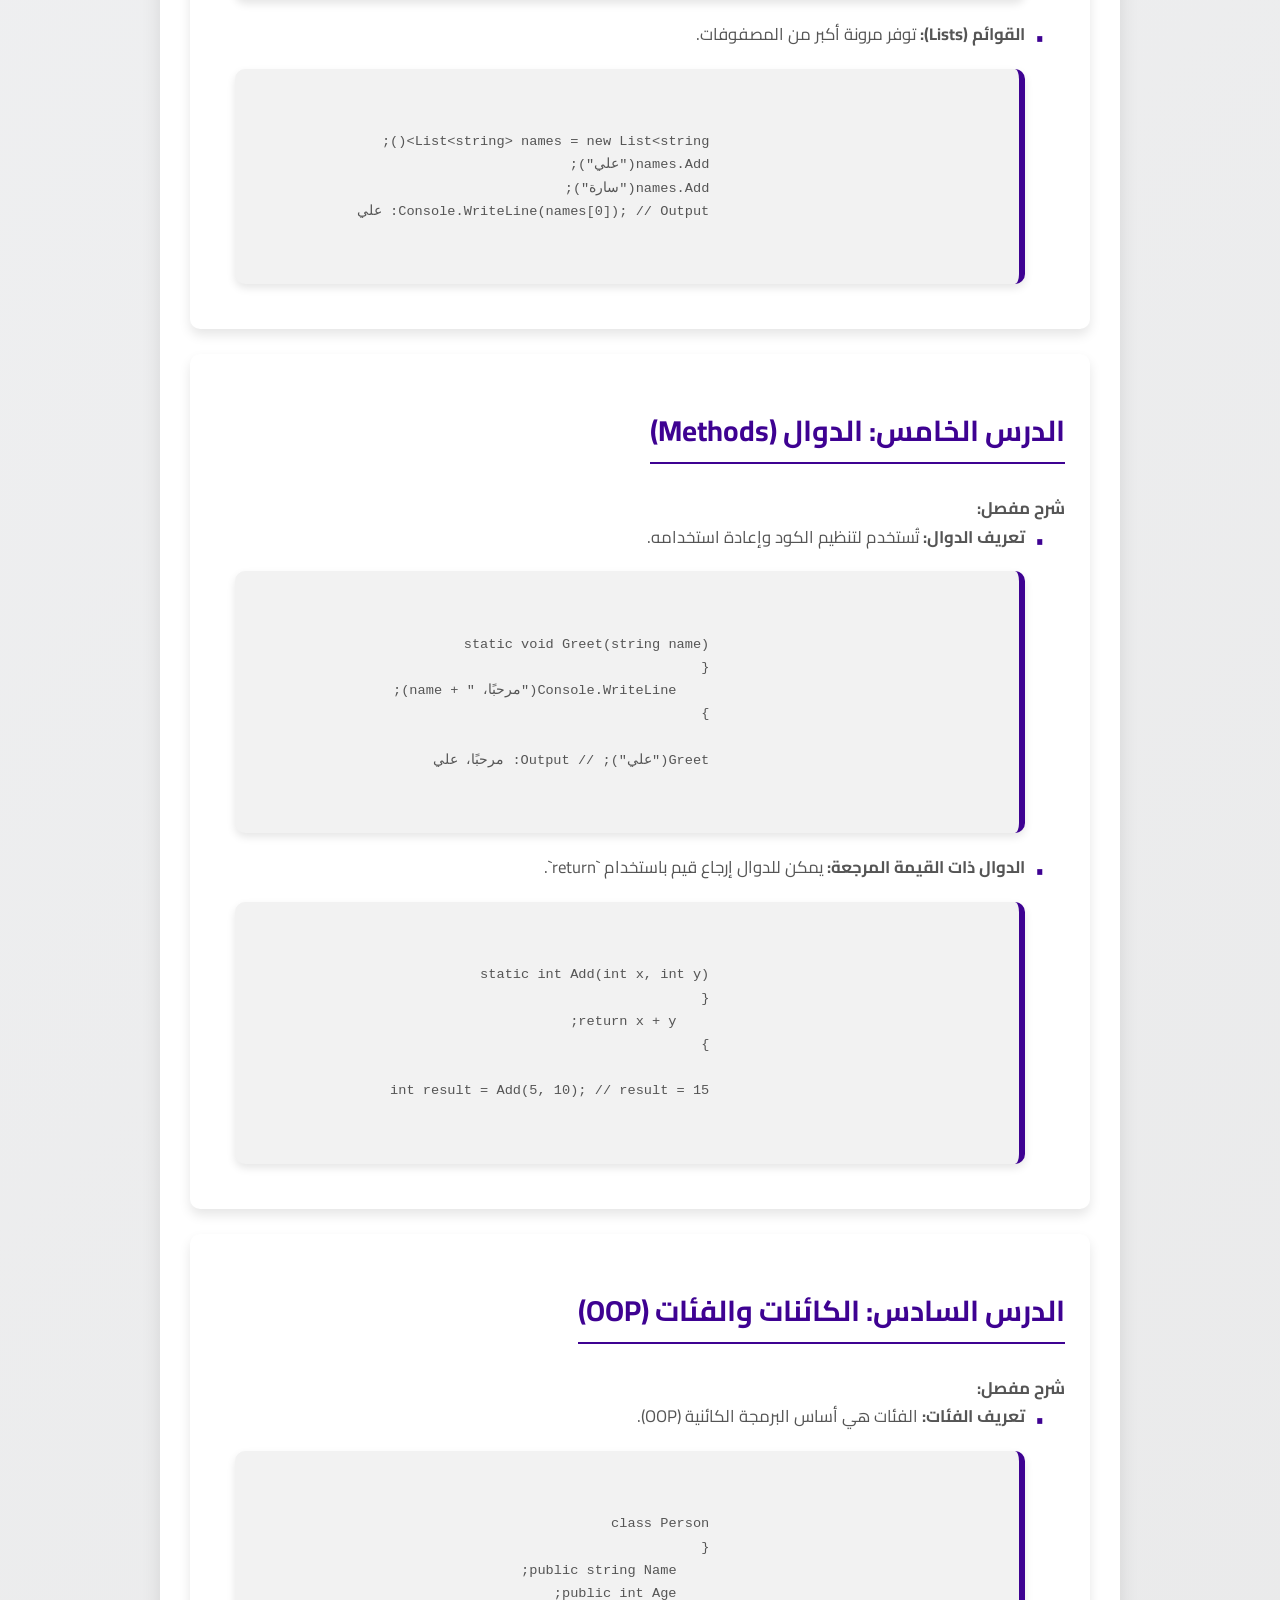
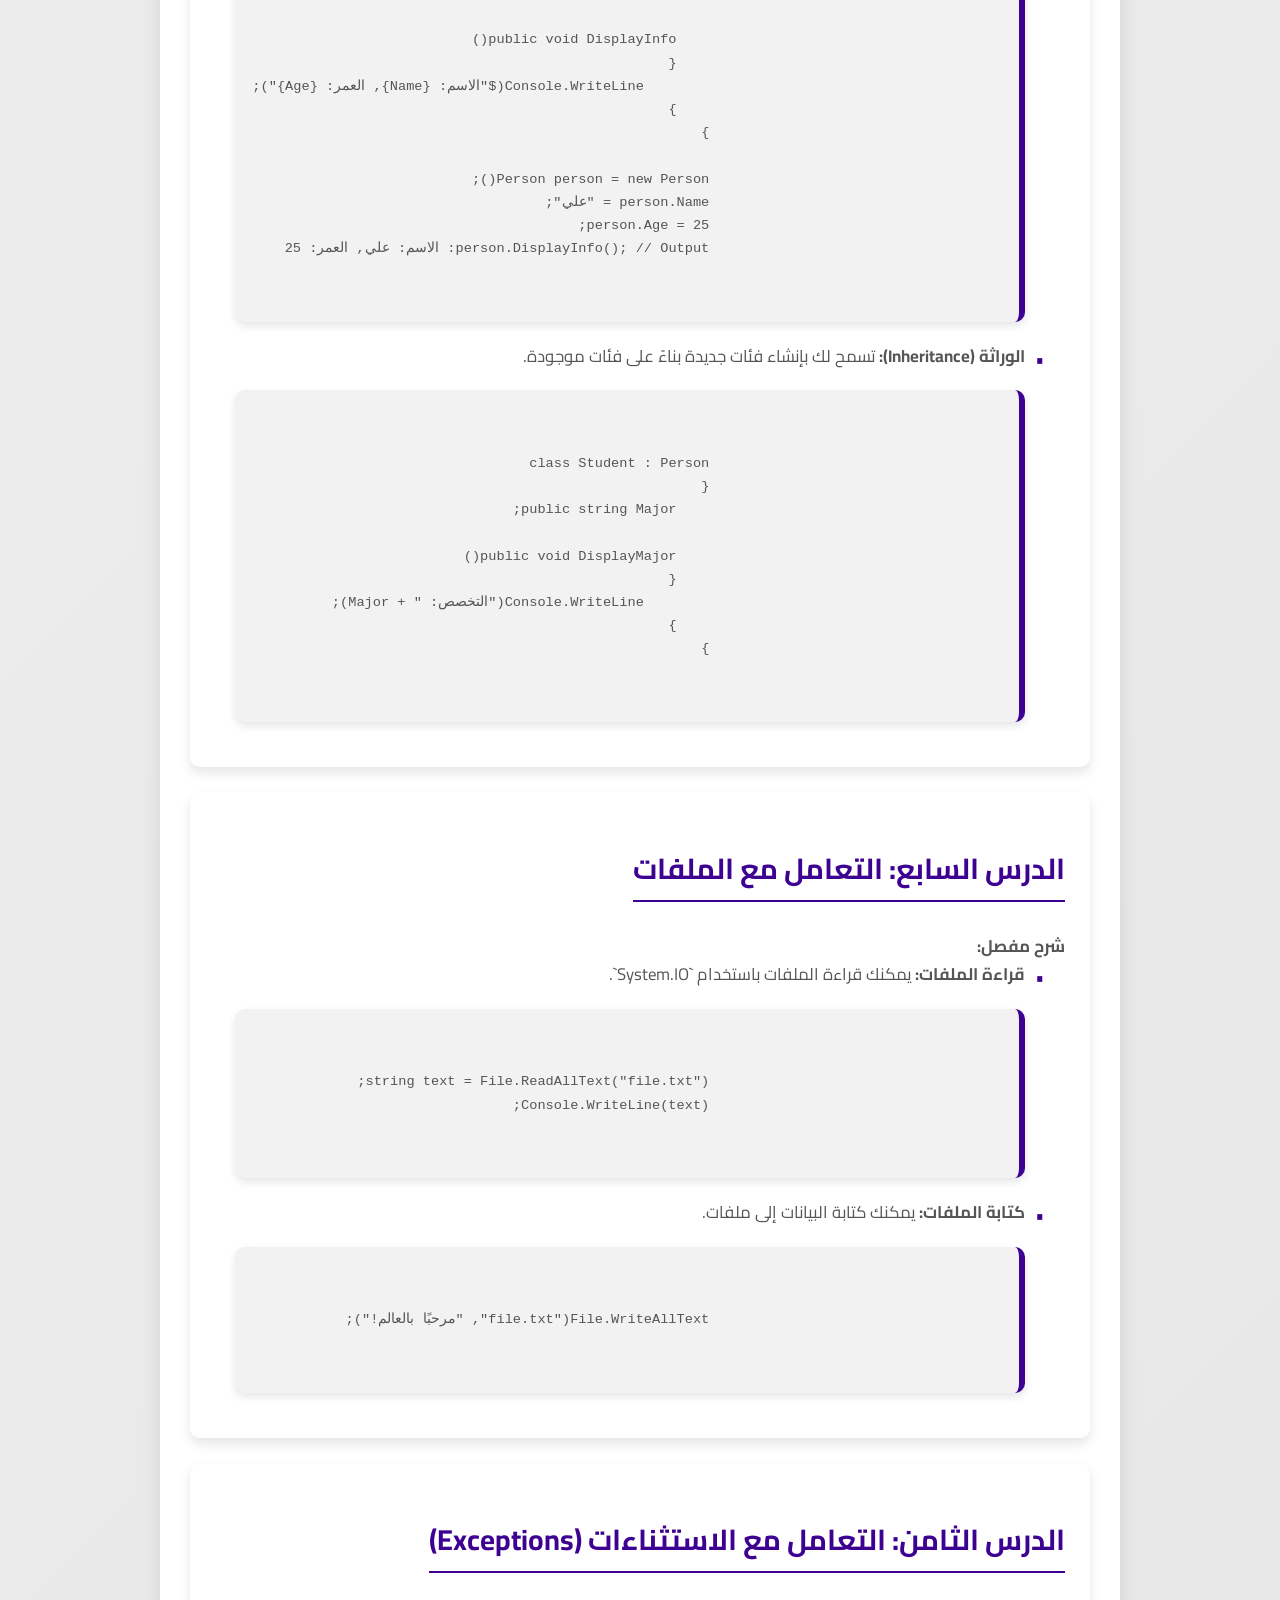
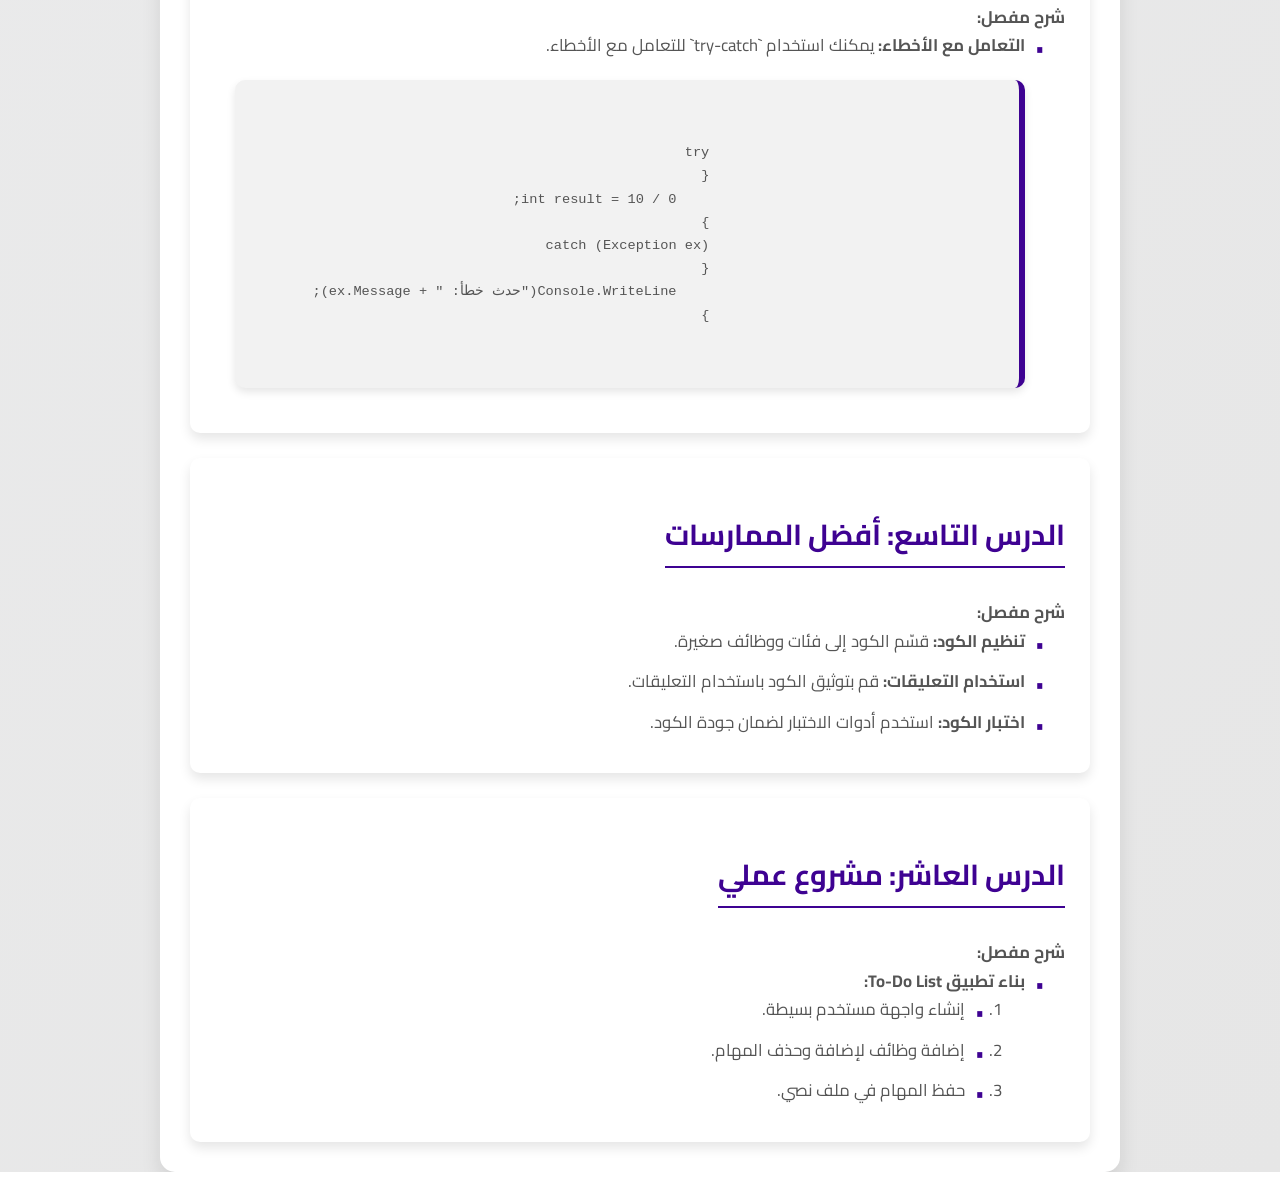
<file: c lesson.html>
<!DOCTYPE html>
<html lang="ar">
<head>
    <meta charset="UTF-8">
    <meta name="viewport" content="width=device-width, initial-scale=1.0">
    <title>شرح دورة أساسيات C#</title>
    <link href="https://fonts.googleapis.com/css2?family=Cairo:wght@400;700&family=Oswald:wght@500&display=swap" rel="stylesheet">
    <style>
        body {
            font-family: 'Cairo', sans-serif;
            background: linear-gradient(135deg, #f3f4f6, #e6e6e6);
            color: #333;
            margin: 0;
            padding: 0;
            display: flex;
            justify-content: center;
            align-items: center;
            min-height: 100vh;
            direction: rtl; /* جعل النصوص من اليمين إلى اليسار */
        }

        .container {
            background: #ffffff;
            border-radius: 15px;
            box-shadow: 0 10px 20px rgba(0, 0, 0, 0.1);
            padding: 30px;
            max-width: 900px;
            width: 100%;
            overflow: hidden;
        }

        h1 {
            text-align: center;
            color: #3e0292;
            margin-bottom: 30px;
            font-size: 2.5em;
            font-weight: 700;
            border-bottom: 4px solid #3e0292;
            display: inline-block;
            padding-bottom: 10px;
        }

        .course-description {
            background-color: #f9f9f9;
            border-right: 6px solid #3e0292; /* لتناسب الاتجاه من اليمين إلى اليسار */
            padding: 20px;
            border-radius: 10px;
            margin-bottom: 30px;
            box-shadow: 0 4px 8px rgba(0, 0, 0, 0.1);
        }

        .lessons {
            display: flex;
            flex-direction: column;
            gap: 25px;
        }

        .lesson {
            background-color: #ffffff;
            border-radius: 10px;
            padding: 25px;
            box-shadow: 0 6px 12px rgba(0, 0, 0, 0.1);
            transition: transform 0.3s, box-shadow 0.3s;
        }

        .lesson:hover {
            transform: translateY(-5px);
            box-shadow: 0 10px 20px rgba(0, 0, 0, 0.2);
        }

        .lesson h2 {
            color: #3e0292;
            margin-bottom: 15px;
            font-size: 1.8em;
            font-weight: 700;
            border-bottom: 2px solid #3e0292;
            display: inline-block;
            padding-bottom: 5px;
        }

        .lesson-details {
            margin-top: 15px;
            font-size: 1.05em;
            color: #555;
            line-height: 1.7;
        }

        .example {
            background-color: #f2f2f2;
            border-right: 6px solid #3e0292; /* لتناسب الاتجاه من اليمين إلى اليسار */
            padding: 15px;
            margin: 20px 0;
            font-family: monospace;
            white-space: pre-wrap;
            border-radius: 10px;
            box-shadow: 0 4px 8px rgba(0, 0, 0, 0.1);
        }

        ul {
            margin: 0;
            padding: 0 20px;
            list-style-type: none;
        }

        ul li {
            margin-bottom: 12px;
            position: relative;
            padding-right: 20px; /* ضبط الحشو للتوافق مع RTL */
        }

        ul li::before {
            content: "•";
            position: absolute;
            right: 0; /* تعديل الموضع للتوافق مع RTL */
            color: #3e0292;
            font-size: 1.2em;
        }

        .footer {
            text-align: center;
            margin-top: 30px;
            font-size: 0.95em;
            color: #777;
        }

        /* تحسين العرض على الهواتف */
        @media (max-width: 768px) {
            .container {
                padding: 20px;
            }
            h1 {
                font-size: 2em;
            }
            .lesson {
                padding: 15px;
            }
            .lesson h2 {
                font-size: 1.5em;
            }
            .lesson-details {
                font-size: 0.95em;
            }
        }
    </style>
</head>
<body>
    <div class="container">
        <h1>شرح دورة أساسيات #C</h1>
        <div class="course-description">
            <p>C# هي لغة برمجة قوية ومتعددة الاستخدامات طورتها Microsoft. تُستخدم في تطوير تطبيقات الويب، تطبيقات سطح المكتب، والألعاب. في هذه الدورة، سنتعرف على أساسيات C# مع أمثلة عملية.</p>
        </div>
        <div class="lessons">
            <!-- الدرس الأول -->
            <div class="lesson">
                <h2>الدرس الأول: تثبيت Visual Studio والبدء</h2>
                <div class="lesson-details">
                    <strong>شرح مفصل:</strong>
                    <ul>
                        <li><strong>تثبيت Visual Studio:</strong> يمكنك تنزيل Visual Studio من الموقع الرسمي لـ Microsoft.</li>
                        <li><strong>إنشاء مشروع جديد:</strong> بعد تثبيت Visual Studio، قم بإنشاء مشروع جديد باستخدام قالب Console App.</li>
                        <li><strong>كتابة أول برنامج:</strong> اكتب برنامجًا بسيطًا لطباعة "مرحبًا بالعالم".
                            <div class="example">
                                <code>
                                    using System;

                                    class Program
                                    {
                                        static void Main()
                                        {
                                            Console.WriteLine("مرحبًا بالعالم!");
                                        }
                                    }
                                </code>
                            </div>
                        </li>
                    </ul>
                </div>
            </div>

            <!-- الدرس الثاني -->
            <div class="lesson">
                <h2>الدرس الثاني: المتغيرات والأنواع</h2>
                <div class="lesson-details">
                    <strong>شرح مفصل:</strong>
                    <ul>
                        <li><strong>المتغيرات:</strong> تُستخدم لتخزين البيانات. في C#، يجب تحديد نوع المتغير.
                            <div class="example">
                                <code>
                                    int age = 25;
                                    string name = "علي";
                                    bool isStudent = true;
                                </code>
                            </div>
                        </li>
                        <li><strong>الأنواع الأساسية:</strong> تشمل `int`, `string`, `bool`, `double`, وغيرها.</li>
                        <li><strong>التحويل بين الأنواع:</strong> يمكنك تحويل أنواع البيانات باستخدام `Convert` أو `Parse`.
                            <div class="example">
                                <code>
                                    string input = "123";
                                    int number = int.Parse(input);
                                </code>
                            </div>
                        </li>
                    </ul>
                </div>
            </div>

            <!-- الدرس الثالث -->
            <div class="lesson">
                <h2>الدرس الثالث: العمليات الشرطية والحلقات</h2>
                <div class="lesson-details">
                    <strong>شرح مفصل:</strong>
                    <ul>
                        <li><strong>الشروط (if-else):</strong> تُستخدم لاتخاذ قرارات بناءً على شروط معينة.
                            <div class="example">
                                <code>
                                    int score = 85;

                                    if (score >= 90)
                                    {
                                        Console.WriteLine("ممتاز!");
                                    }
                                    else if (score >= 75)
                                    {
                                        Console.WriteLine("جيد جدًا");
                                    }
                                    else
                                    {
                                        Console.WriteLine("حاول مرة أخرى!");
                                    }
                                </code>
                            </div>
                        </li>
                        <li><strong>الحلقات (Loops):</strong> تشمل `for`, `while`, و `foreach`.
                            <div class="example">
                                <code>
                                    for (int i = 0; i < 5; i++)
                                    {
                                        Console.WriteLine("الرقم: " + i);
                                    }
                                </code>
                            </div>
                        </li>
                    </ul>
                </div>
            </div>

            <!-- الدرس الرابع -->
            <div class="lesson">
                <h2>الدرس الرابع: المصفوفات والقوائم</h2>
                <div class="lesson-details">
                    <strong>شرح مفصل:</strong>
                    <ul>
                        <li><strong>المصفوفات (Arrays):</strong> تُستخدم لتخزين مجموعة من العناصر من نفس النوع.
                            <div class="example">
                                <code>
                                    int[] numbers = { 1, 2, 3, 4, 5 };
                                    Console.WriteLine(numbers[0]); // Output: 1
                                </code>
                            </div>
                        </li>
                        <li><strong>القوائم (Lists):</strong> توفر مرونة أكبر من المصفوفات.
                            <div class="example">
                                <code>
                                    List&lt;string&gt; names = new List&lt;string&gt;();
                                    names.Add("علي");
                                    names.Add("سارة");
                                    Console.WriteLine(names[0]); // Output: علي
                                </code>
                            </div>
                        </li>
                    </ul>
                </div>
            </div>

            <!-- الدرس الخامس -->
            <div class="lesson">
                <h2>الدرس الخامس: الدوال (Methods)</h2>
                <div class="lesson-details">
                    <strong>شرح مفصل:</strong>
                    <ul>
                        <li><strong>تعريف الدوال:</strong> تُستخدم لتنظيم الكود وإعادة استخدامه.
                            <div class="example">
                                <code>
                                    static void Greet(string name)
                                    {
                                        Console.WriteLine("مرحبًا، " + name);
                                    }

                                    Greet("علي"); // Output: مرحبًا، علي
                                </code>
                            </div>
                        </li>
                        <li><strong>الدوال ذات القيمة المرجعة:</strong> يمكن للدوال إرجاع قيم باستخدام `return`.
                            <div class="example">
                                <code>
                                    static int Add(int x, int y)
                                    {
                                        return x + y;
                                    }

                                    int result = Add(5, 10); // result = 15
                                </code>
                            </div>
                        </li>
                    </ul>
                </div>
            </div>

            <!-- الدرس السادس -->
            <div class="lesson">
                <h2>الدرس السادس: الكائنات والفئات (OOP)</h2>
                <div class="lesson-details">
                    <strong>شرح مفصل:</strong>
                    <ul>
                        <li><strong>تعريف الفئات:</strong> الفئات هي أساس البرمجة الكائنية (OOP).
                            <div class="example">
                                <code>
                                    class Person
                                    {
                                        public string Name;
                                        public int Age;

                                        public void DisplayInfo()
                                        {
                                            Console.WriteLine($"الاسم: {Name}, العمر: {Age}");
                                        }
                                    }

                                    Person person = new Person();
                                    person.Name = "علي";
                                    person.Age = 25;
                                    person.DisplayInfo(); // Output: الاسم: علي, العمر: 25
                                </code>
                            </div>
                        </li>
                        <li><strong>الوراثة (Inheritance):</strong> تسمح لك بإنشاء فئات جديدة بناءً على فئات موجودة.
                            <div class="example">
                                <code>
                                    class Student : Person
                                    {
                                        public string Major;

                                        public void DisplayMajor()
                                        {
                                            Console.WriteLine("التخصص: " + Major);
                                        }
                                    }
                                </code>
                            </div>
                        </li>
                    </ul>
                </div>
            </div>

            <!-- الدرس السابع -->
            <div class="lesson">
                <h2>الدرس السابع: التعامل مع الملفات</h2>
                <div class="lesson-details">
                    <strong>شرح مفصل:</strong>
                    <ul>
                        <li><strong>قراءة الملفات:</strong> يمكنك قراءة الملفات باستخدام `System.IO`.
                            <div class="example">
                                <code>
                                    string text = File.ReadAllText("file.txt");
                                    Console.WriteLine(text);
                                </code>
                            </div>
                        </li>
                        <li><strong>كتابة الملفات:</strong> يمكنك كتابة البيانات إلى ملفات.
                            <div class="example">
                                <code>
                                    File.WriteAllText("file.txt", "مرحبًا بالعالم!");
                                </code>
                            </div>
                        </li>
                    </ul>
                </div>
            </div>

            <!-- الدرس الثامن -->
            <div class="lesson">
                <h2>الدرس الثامن: التعامل مع الاستثناءات (Exceptions)</h2>
                <div class="lesson-details">
                    <strong>شرح مفصل:</strong>
                    <ul>
                        <li><strong>التعامل مع الأخطاء:</strong> يمكنك استخدام `try-catch` للتعامل مع الأخطاء.
                            <div class="example">
                                <code>
                                    try
                                    {
                                        int result = 10 / 0;
                                    }
                                    catch (Exception ex)
                                    {
                                        Console.WriteLine("حدث خطأ: " + ex.Message);
                                    }
                                </code>
                            </div>
                        </li>
                    </ul>
                </div>
            </div>

            <!-- الدرس التاسع -->
            <div class="lesson">
                <h2>الدرس التاسع: أفضل الممارسات</h2>
                <div class="lesson-details">
                    <strong>شرح مفصل:</strong>
                    <ul>
                        <li><strong>تنظيم الكود:</strong> قسّم الكود إلى فئات ووظائف صغيرة.</li>
                        <li><strong>استخدام التعليقات:</strong> قم بتوثيق الكود باستخدام التعليقات.</li>
                        <li><strong>اختبار الكود:</strong> استخدم أدوات الاختبار لضمان جودة الكود.</li>
                    </ul>
                </div>
            </div>

            <!-- الدرس العاشر -->
            <div class="lesson">
                <h2>الدرس العاشر: مشروع عملي</h2>
                <div class="lesson-details">
                    <strong>شرح مفصل:</strong>
                    <ul>
                        <li><strong>بناء تطبيق To-Do List:</strong>
                            <ol>
                                <li>إنشاء واجهة مستخدم بسيطة.</li>
                                <li>إضافة وظائف لإضافة وحذف المهام.</li>
                                <li>حفظ المهام في ملف نصي.</li>
                            </ol>
                        </li>
                    </ul>
                </div>
            </div>
        </div>
    </div>
</body>
</html>
</file>
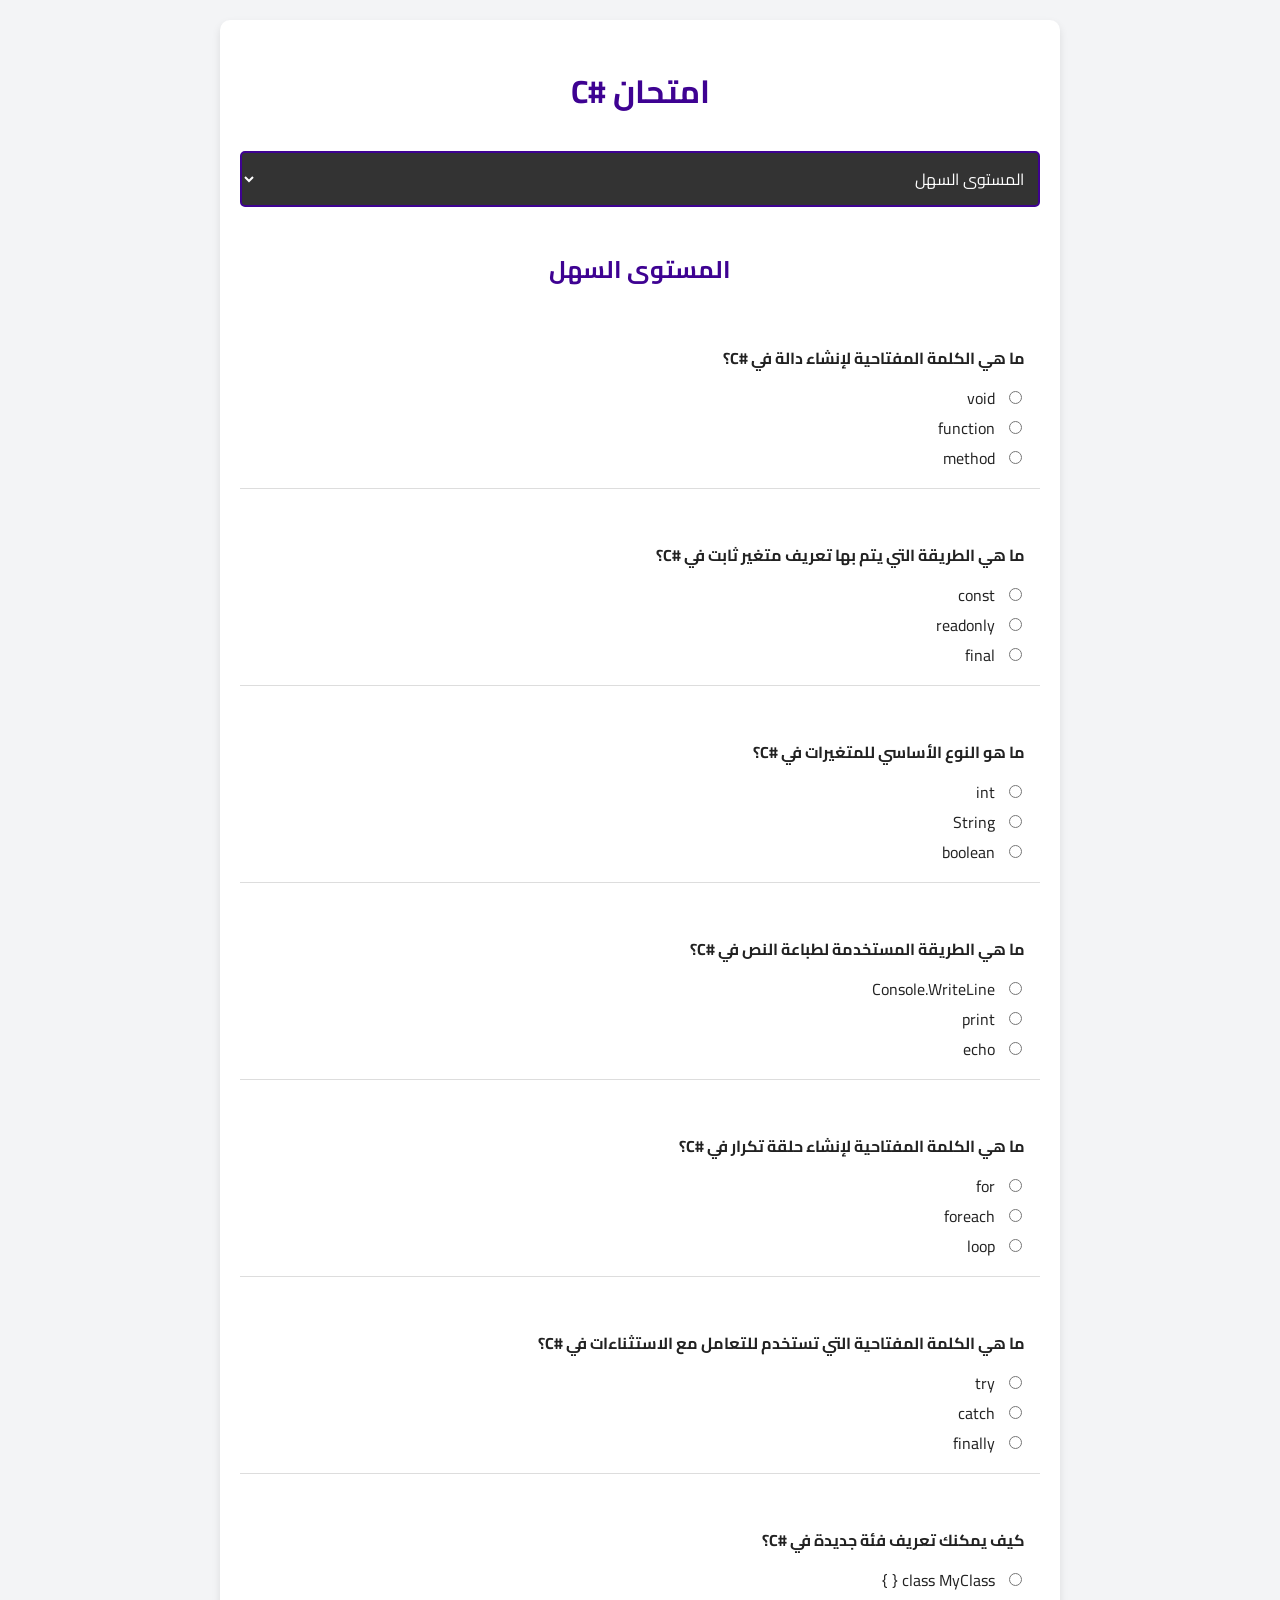
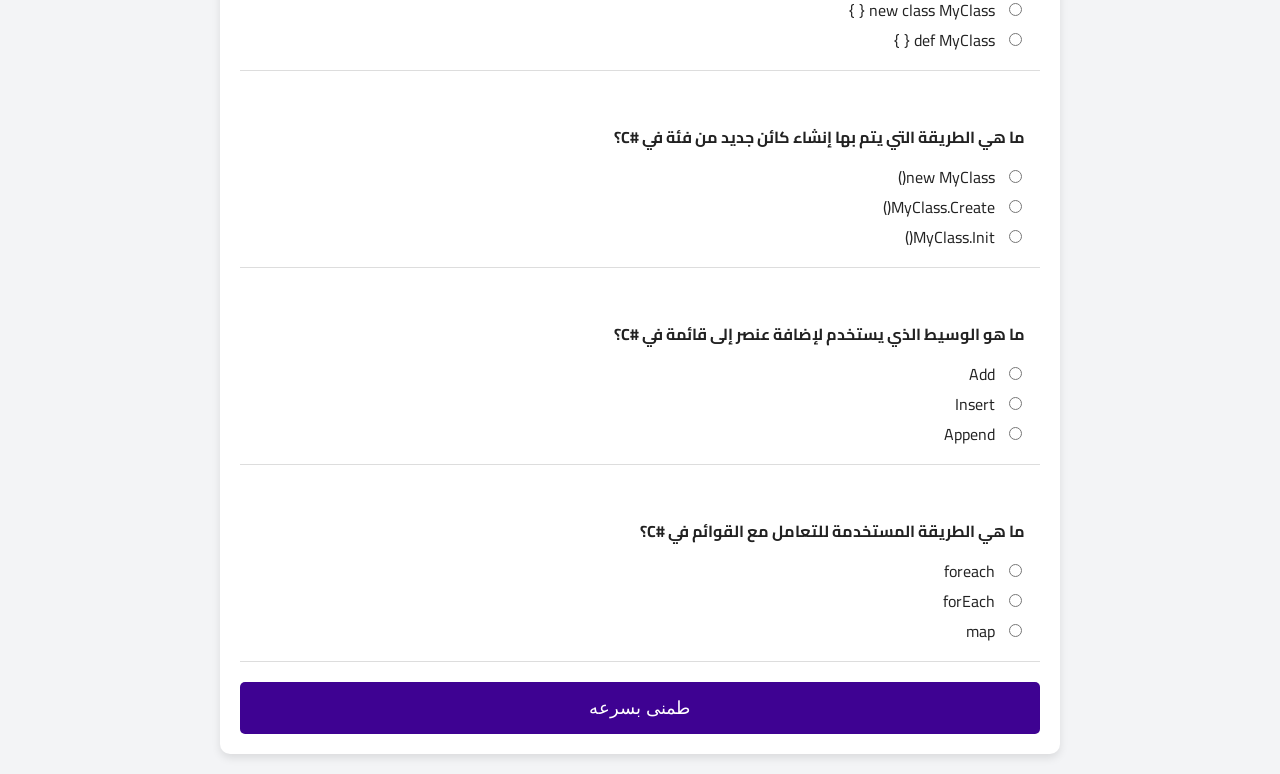
<file: c.html>
<!DOCTYPE html>
<html lang="ar">
<head>
    <meta charset="UTF-8">
    <meta name="viewport" content="width=device-width, initial-scale=1.0">
    <title>امتحان C#</title>
    <link href="https://fonts.googleapis.com/css2?family=Cairo:wght@400;700&family=Oswald:wght@500&display=swap" rel="stylesheet">
    <style>
       body {
    font-family: 'Cairo', sans-serif;
    background-color: #f3f4f6;
    color: #222;
    padding: 20px;
    margin: 0;
    direction: rtl; /* جعل النصوص تبدأ من اليمين */
}

.container {
    max-width: 800px;
    margin: 0 auto;
    background-color: #fff;
    padding: 20px;
    border-radius: 10px;
    box-shadow: 0 4px 8px rgba(0, 0, 0, 0.1);
}

h1 {
    text-align: center;
    color: #3e0292;
    margin-bottom: 30px;
}

.level-title {
    color: #3e0292;
    margin-top: 40px;
    text-align: center;
}

.question {
    margin-bottom: 20px;
    padding: 15px;
    border-bottom: 1px solid #ddd;
}

.question p {
    font-weight: 700;
    margin-bottom: 10px;
}

input[type="radio"] {
    margin-left: 10px; /* لتناسب الاتجاه من اليمين */
}

button {
    display: block;
    width: 100%;
    padding: 15px;
    background-color: #3e0292;
    color: #fff;
    border: none;
    border-radius: 5px;
    font-size: 18px;
    cursor: pointer;
    transition: background-color 0.3s;
}

button:hover {
    background-color: #6d00fc;
}

.result {
    text-align: center;
    font-size: 24px;
    font-weight: bold;
    margin-top: 30px;
    color: #333;
}

.evaluation-popup {
    display: none;
    position: fixed;
    top: 50%;
    left: 50%;
    transform: translate(-50%, -50%);
    background-color: #fff;
    color: #3e0292;
    padding: 20px;
    border-radius: 10px;
    box-shadow: 0 4px 8px rgba(0, 0, 0, 0.2);
    z-index: 1000;
    text-align: center;
}

.evaluation-popup button {
    background-color: #3e0292;
    color: #fff;
    border: none;
    padding: 10px 20px;
    margin-top: 15px;
    border-radius: 5px;
    cursor: pointer;
    font-size: 16px;
}

.evaluation-popup button:hover {
    background-color: #6d00fc;
}

.hidden {
    display: none;
}

select {
    background-color: #333;
    color: #fff;
    border: 2px solid #3e0292;
    border-radius: 5px;
    padding: 10px;
    font-size: 16px;
    font-family: 'Cairo', sans-serif;
    width: 100%;
    cursor: pointer;
    transition: background-color 0.3s, border-color 0.3s;
}

select:hover {
    background-color: #444;
    border-color: #6d00fc;
}

option {
    background-color: #222;
    color: #fff;
}

select:focus {
    animation: expand 0.3s ease-in-out;
}

@keyframes expand {
    from {
        background-color: #333;
    }
    to {
        background-color: #444;
    }
}

/* تحسين العرض على الشاشات الصغيرة */
@media (max-width: 768px) {
    .container {
        padding: 15px;
    }

    h1 {
        font-size: 1.8em;
    }

    button {
        padding: 10px;
        font-size: 16px;
    }

    .question {
        padding: 10px;
    }

    .result {
        font-size: 20px;
    }
}

    </style>
</head>
<body>
    <div class="container">
        <h1>امتحان #C</h1>
        
        <!-- القائمة المنسدلة لاختيار المستوى -->
        <select id="levelSelect">
            <option value="easy">المستوى السهل</option>
            <option value="medium">المستوى المتوسط</option>
            <option value="hard">المستوى الصعب</option>
        </select>

          <!-- أسئلة المستوى السهل -->
        <div id="easy" class="level-content">
            <h2 class="level-title">المستوى السهل</h2>
            <div class="question">
                <p>ما هي الكلمة المفتاحية لإنشاء دالة في #C؟</p>
                <input type="radio" name="q1" value="void"> void<br>
                <input type="radio" name="q1" value="function"> function<br>
                <input type="radio" name="q1" value="method"> method<br>
            </div>
            <div class="question">
                <p>ما هي الطريقة التي يتم بها تعريف متغير ثابت في #C؟</p>
                <input type="radio" name="q2" value="const"> const<br>
                <input type="radio" name="q2" value="readonly"> readonly<br>
                <input type="radio" name="q2" value="final"> final<br>
            </div>
            <div class="question">
                <p>ما هو النوع الأساسي للمتغيرات في #C؟</p>
                <input type="radio" name="q3" value="int"> int<br>
                <input type="radio" name="q3" value="String"> String<br>
                <input type="radio" name="q3" value="boolean"> boolean<br>
            </div>
            <div class="question">
                <p>ما هي الطريقة المستخدمة لطباعة النص في #C؟</p>
                <input type="radio" name="q4" value="Console.WriteLine"> Console.WriteLine<br>
                <input type="radio" name="q4" value="print"> print<br>
                <input type="radio" name="q4" value="echo"> echo<br>
            </div>
            <div class="question">
                <p>ما هي الكلمة المفتاحية لإنشاء حلقة تكرار في #C؟</p>
                <input type="radio" name="q5" value="for"> for<br>
                <input type="radio" name="q5" value="foreach"> foreach<br>
                <input type="radio" name="q5" value="loop"> loop<br>
            </div>
            <div class="question">
                <p>ما هي الكلمة المفتاحية التي تستخدم للتعامل مع الاستثناءات في #C؟</p>
                <input type="radio" name="q6" value="try"> try<br>
                <input type="radio" name="q6" value="catch"> catch<br>
                <input type="radio" name="q6" value="finally"> finally<br>
            </div>
            <div class="question">
                <p>كيف يمكنك تعريف فئة جديدة في #C؟</p>
                <input type="radio" name="q7" value="class MyClass { }"> class MyClass { }<br>
                <input type="radio" name="q7" value="new class MyClass { }"> new class MyClass { }<br>
                <input type="radio" name="q7" value="def MyClass { }"> def MyClass { }<br>
            </div>
            <div class="question">
                <p>ما هي الطريقة التي يتم بها إنشاء كائن جديد من فئة في #C؟</p>
                <input type="radio" name="q8" value="new MyClass()"> new MyClass()<br>
                <input type="radio" name="q8" value="MyClass.Create()"> MyClass.Create()<br>
                <input type="radio" name="q8" value="MyClass.Init()"> MyClass.Init()<br>
            </div>
            <div class="question">
                <p>ما هو الوسيط الذي يستخدم لإضافة عنصر إلى قائمة في #C؟</p>
                <input type="radio" name="q9" value="Add"> Add<br>
                <input type="radio" name="q9" value="Insert"> Insert<br>
                <input type="radio" name="q9" value="Append"> Append<br>
            </div>
            <div class="question">
                <p>ما هي الطريقة المستخدمة للتعامل مع القوائم في #C؟</p>
                <input type="radio" name="q10" value="foreach"> foreach<br>
                <input type="radio" name="q10" value="forEach"> forEach<br>
                <input type="radio" name="q10" value="map"> map<br>
            </div>
        </div>

        <!-- أسئلة المستوى المتوسط -->
        <div id="medium" class="level-content hidden">
            <h2 class="level-title">المستوى المتوسط</h2>
            <div class="question">
                <p>ما هي الطريقة التي يمكن استخدامها لتعريف متغير ثابت في #C؟</p>
                <input type="radio" name="q11" value="const"> const<br>
                <input type="radio" name="q11" value="readonly"> readonly<br>
                <input type="radio" name="q11" value="final"> final<br>
            </div>
            <div class="question">
                <p>كيف يتم تعريف الخاصية في #C؟</p>
                <input type="radio" name="q12" value="public int Property { get; set; }"> public int Property { get; set; }<br>
                <input type="radio" name="q12" value="int Property { get; }"> int Property { get; }<br>
                <input type="radio" name="q12" value="public int Property() { return value; }"> public int Property() { return value; }<br>
            </div>
            <div class="question">
                <p>ما هو نوع البيانات المناسب لتخزين تاريخ في #C؟</p>
                <input type="radio" name="q13" value="DateTime"> DateTime<br>
                <input type="radio" name="q13" value="Date"> Date<br>
                <input type="radio" name="q13" value="Timestamp"> Timestamp<br>
            </div>
            <div class="question">
                <p>ما هي الطريقة الصحيحة لإنشاء مكتبة (Class Library) في #C؟</p>
                <input type="radio" name="q14" value="class Library { }"> class Library { }<br>
                <input type="radio" name="q14" value="namespace Library { }"> namespace Library { }<br>
                <input type="radio" name="q14" value="public class Library { }"> public class Library { }<br>
            </div>
            <div class="question">
                <p>كيف يتم التعامل مع الأحداث في #C؟</p>
                <input type="radio" name="q15" value="event EventHandler"> event EventHandler<br>
                <input type="radio" name="q15" value="handle EventHandler"> handle EventHandler<br>
                <input type="radio" name="q15" value="subscribe EventHandler"> subscribe EventHandler<br>
            </div>
            <div class="question">
                <p>ما هو الوسيط المناسب لإرجاع قيمة من دالة في #C؟</p>
                <input type="radio" name="q16" value="return"> return<br>
                <input type="radio" name="q16" value="yield"> yield<br>
                <input type="radio" name="q16" value="break"> break<br>
            </div>
            <div class="question">
                <p>ما هي الطريقة المناسبة لإنشاء كائن من نوع List في #C؟</p>
                <input type="radio" name="q17" value="List<int> myList = new List<int>();"> List<int> myList = new List<int>();<br>
                <input type="radio" name="q17" value="ArrayList myList = new ArrayList();"> ArrayList myList = new ArrayList();<br>
                <input type="radio" name="q17" value="List myList = new List();"> List myList = new List();<br>
            </div>
            <div class="question">
                <p>ما هو تعريف خاصية ReadOnly في #C؟</p>
                <input type="radio" name="q18" value="public readonly int Property { get; }"> public readonly int Property { get; }<br>
                <input type="radio" name="q18" value="public int Property { get; }"> public int Property { get; }<br>
                <input type="radio" name="q18" value="public int Property { get; set; }"> public int Property { get; set; }<br>
            </div>
            <div class="question">
                <p>ما هي الطريقة التي يمكن من خلالها استخدام الخصائص في #C؟</p>
                <input type="radio" name="q19" value="PropertyName"> PropertyName<br>
                <input type="radio" name="q19" value="GetPropertyName"> GetPropertyName<br>
                <input type="radio" name="q19" value="SetPropertyName"> SetPropertyName<br>
            </div>
            <div class="question">
                <p>ما هو الوسيط المناسب لإنشاء حلقة تكرار غير محددة في #C؟</p>
                <input type="radio" name="q20" value="while"> while<br>
                <input type="radio" name="q20" value="foreach"> foreach<br>
                <input type="radio" name="q20" value="for"> for<br>
            </div>
        </div>

        <!-- أسئلة المستوى الصعب -->
        <div id="hard" class="level-content hidden">
            <h2 class="level-title">المستوى الصعب</h2>
            <div class="question">
                <p>ما هي الطريقة التي يمكن استخدامها لإنشاء واجهة في #C؟</p>
                <input type="radio" name="q21" value="interface IMyInterface { }"> interface IMyInterface { }<br>
                <input type="radio" name="q21" value="class IMyInterface { }"> class IMyInterface { }<br>
                <input type="radio" name="q21" value="public IMyInterface { }"> public IMyInterface { }<br>
            </div>
            <div class="question">
                <p>كيف يمكن استخدام مكتبة LINQ في #C؟</p>
                <input type="radio" name="q22" value="from...select"> from...select<br>
                <input type="radio" name="q22" value="select...from"> select...from<br>
                <input type="radio" name="q22" value="query...where"> query...where<br>
            </div>
            <div class="question">
                <p>ما هي الطريقة الصحيحة لإنشاء دالة لامبدا (Lambda) في #C؟</p>
                <input type="radio" name="q23" value="(parameters) => expression"> (parameters) => expression<br>
                <input type="radio" name="q23" value="expression => parameters"> expression => parameters<br>
                <input type="radio" name="q23" value="parameters => { statements }"> parameters => { statements }<br>
            </div>
            <div class="question">
                <p>ما هي الكلمة المفتاحية المستخدمة لإنشاء فصل فرعي (Subclass) في C#؟</p>
                <input type="radio" name="q24" value=":"> :<br>
                <input type="radio" name="q24" value="extends"> extends<br>
                <input type="radio" name="q24" value="inherits"> inherits<br>
            </div>
            <div class="question">
                <p>كيف يمكن استخدام سمات (Attributes) في C#؟</p>
                <input type="radio" name="q25" value="[AttributeName]"> [AttributeName]<br>
                <input type="radio" name="q25" value="AttributeName()"> AttributeName()<br>
                <input type="radio" name="q25" value="{AttributeName}"> {AttributeName}<br>
            </div>
            <div class="question">
                <p>ما هي الطريقة التي يمكن استخدامها لتنفيذ تعدد الواجهات (Interface Inheritance) في C#؟</p>
                <input type="radio" name="q26" value="class MyClass : IMyInterface1, IMyInterface2"> class MyClass : IMyInterface1, IMyInterface2<br>
                <input type="radio" name="q26" value="class MyClass : IMyInterface1 or IMyInterface2"> class MyClass : IMyInterface1 or IMyInterface2<br>
                <input type="radio" name="q26" value="class MyClass extends IMyInterface1, IMyInterface2"> class MyClass extends IMyInterface1, IMyInterface2<br>
            </div>
            <div class="question">
                <p>ما هو نوع البيانات المناسب للتعامل مع القيم الكبيرة في C#؟</p>
                <input type="radio" name="q27" value="BigInteger"> BigInteger<br>
                <input type="radio" name="q27" value="Long"> Long<br>
                <input type="radio" name="q27" value="Decimal"> Decimal<br>
            </div>
            <div class="question">
                <p>ما هي الطريقة الصحيحة لإنشاء حدث (Event) في C#؟</p>
                <input type="radio" name="q28" value="public event EventHandler MyEvent"> public event EventHandler MyEvent<br>
                <input type="radio" name="q28" value="public EventHandler MyEvent"> public EventHandler MyEvent<br>
                <input type="radio" name="q28" value="public Event MyEvent"> public Event MyEvent<br>
            </div>
            <div class="question">
                <p>ما هي الطريقة المناسبة لإنشاء فئة عامة في C#؟</p>
                <input type="radio" name="q29" value="public class MyClass { }"> public class MyClass { }<br>
                <input type="radio" name="q29" value="class MyClass { }"> class MyClass { }<br>
                <input type="radio" name="q29" value="public MyClass { }"> public MyClass { }<br>
            </div>
            <div class="question">
                <p>كيف يتم تعريف واجهة تحتوي على دالة بدون تنفيذ في C#؟</p>
                <input type="radio" name="q30" value="void MethodName();"> void MethodName();<br>
                <input type="radio" name="q30" value="void MethodName { }"> void MethodName { }<br>
                <input type="radio" name="q30" value="void MethodName => {}"> void MethodName => {}<br>
            </div>
        </div>
        <button onclick="showResults()">طمنى بسرعه</button>

        <div id="evaluationPopup" class="evaluation-popup">
            <h2>نتائج الاختبار</h2>
            <p id="evaluationResult"></p>
            <button onclick="closePopup()">إغلاق</button>
      
    </div>

    <script>


        const correctAnswers = {
                easy: {
                    q1: 'void',
                    q2: 'const',
                    q3: 'int',
                    q4: 'Console.WriteLine',
                    q5: 'for',
                    q6: 'try',
                    q7: 'class MyClass { }',
                    q8: 'new MyClass()',
                    q9: 'Add',
                    q10: 'foreach'
                },
                medium: {
                    q11: 'const',
                    q12: 'public int Property { get; set; }',
                    q13: 'DateTime',
                    q14: 'public class Library { }',
                    q15: 'event EventHandler',
                    q16: 'return',
                    q17: 'List<int> myList = new List<int>();',
                    q18: 'public readonly int Property { get; }',
                    q19: 'PropertyName',
                    q20: 'while'
                },
                hard: {
                    q21: 'interface IMyInterface { }',
                    q22: 'from...select',
                    q23: '(parameters) => expression',
                    q24: ':',
                    q25: '[AttributeName]',
                    q26: 'class MyClass : IMyInterface1, IMyInterface2',
                    q27: 'BigInteger',
                    q28: 'public event EventHandler MyEvent',
                    q29: 'public class MyClass { }',
                    q30: 'void MethodName();'
                }
            };

            document.getElementById('levelSelect').addEventListener('change', function() {
            document.querySelectorAll('.level-content').forEach(div => div.classList.add('hidden'));
            document.getElementById(this.value).classList.remove('hidden');
        });

        function showResults() {
            const selectedLevel = document.getElementById('levelSelect').value;
            const answers = document.querySelectorAll(`#${selectedLevel} input[type="radio"]:checked`);
            const result = Array.from(answers).reduce((score, answer) => {
                const question = answer.name;
                const selectedAnswer = answer.value;
                if (correctAnswers[selectedLevel][question] === selectedAnswer) {
                    score++;
                }
                return score;
            }, 0);
            document.getElementById('evaluationResult').innerText = `لقد حصلت على ${result} من ${Object.keys(correctAnswers[selectedLevel]).length} إجابة صحيحة.`;
            document.getElementById('evaluationPopup').style.display = 'block';
        }

        function closePopup() {
            document.getElementById('evaluationPopup').style.display = 'none';
        }
    </script>
</body>
</html>
</file>
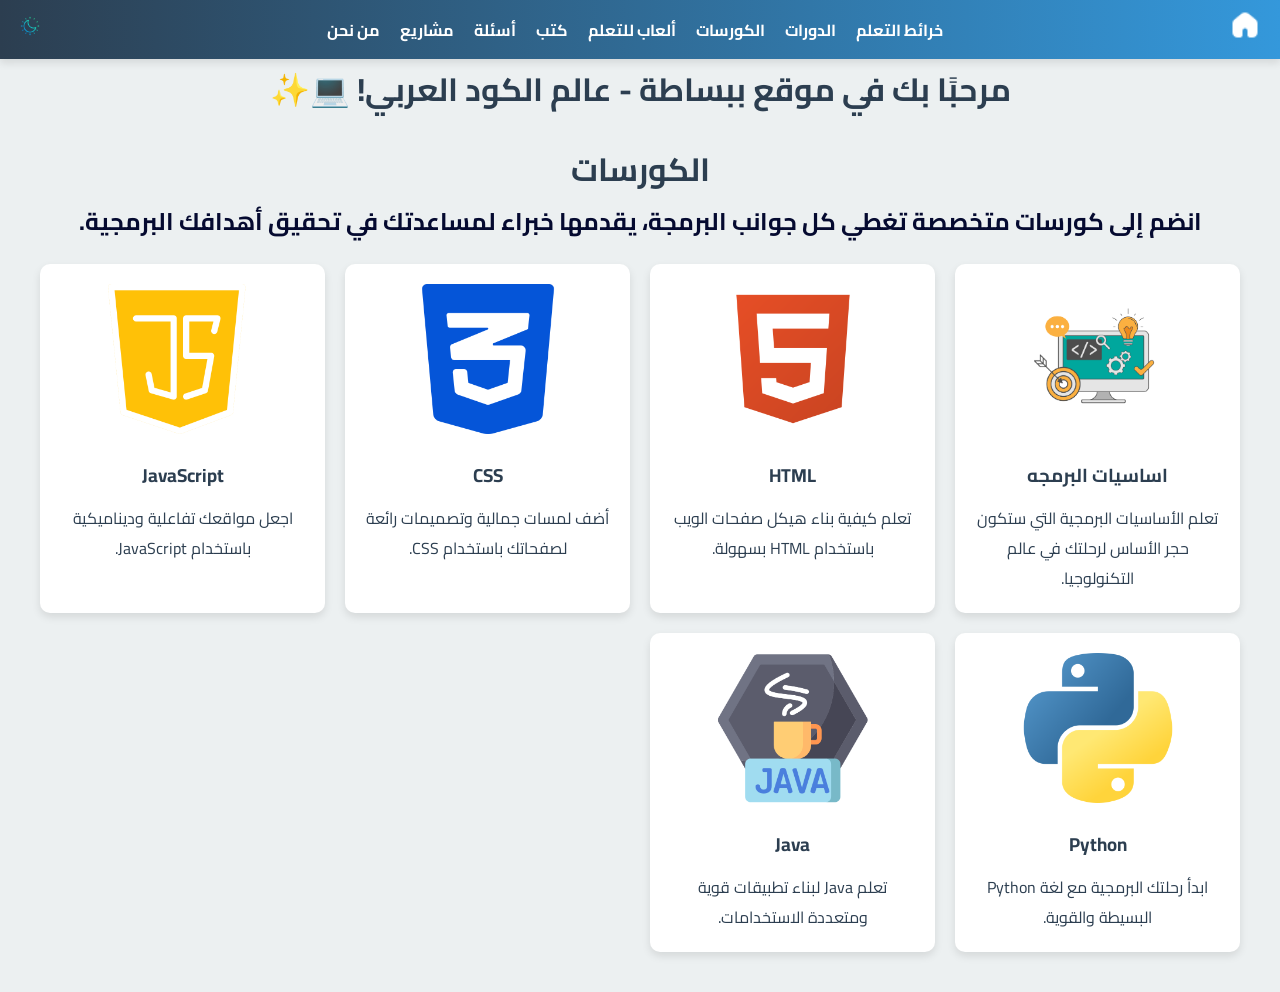
<file: courses.html>
<!DOCTYPE html>
<html lang="ar" dir="rtl">
<head>
    <meta charset="UTF-8">
    <meta name="viewport" content="width=device-width, initial-scale=1.0">
    <title>courses</title>
    <link rel="stylesheet" href="styles.css">
    <style>
        h2 {
            text-align: center;
            color: rgb(5, 10, 48);
        }
        </style>
</head>
<body>
    <header class="top-header">
        <!-- Menu Icon for Mobile -->
        <div class="menu-icon" id="menu-icon">
            <div class="bar"></div>
            <div class="bar"></div>
            <div class="bar"></div>
        </div>
        
        <!-- الشعار الجديد -->
        <div class="logo-container">
            <a href="index.html">
                <img src="0.png" alt="الشعار" class="header-logo" loading="lazy">
            </a>
        </div>

        <!-- روابط التنقل -->
        <nav class="top-nav" id="top-nav">
            <ul>
                <li><a href="roadmaps.html">خرائط التعلم</a></li>
                <li><a href="Lessons.html">الدورات</a></li>
                <li><a href="courses.html">الكورسات</a></li>
                <li><a href="games.html">ألعاب للتعلم</a></li>
                <li><a href="books.html">كتب</a></li>
                <li><a href="questions.html">أسئلة</a></li>
                <li><a href="projects.html"> مشاريع</a></li>
                <li><a href="about us.html"> من نحن</a></li>
            </ul>
        </nav>
        <div class="header-icons">
            <a href="#" id="toggle-dark-mode" class="icon-link">
                <img src="dark-mode.png" alt="Dark Mode Icon" class="header-icon" loading="lazy">
            </a>
    </header>

    <h1>مرحبًا بك في موقع ببساطة - عالم الكود العربي! 💻✨</h1>

    <!-- محتوى الصفحة -->
   
    <main>
        <h1>الكورسات</h1>
        <h2>انضم إلى كورسات متخصصة تغطي كل جوانب البرمجة، يقدمها خبراء لمساعدتك في تحقيق أهدافك البرمجية.</h2>
        <div class="container">
            <div class="sections-grid">
                <div class="section-card">
                    <a href="basiccourse.html">
                    <img src="pb.png" alt="basic" loading="lazy">
                    </a>
                    <h3>اساسيات البرمجه</h3>
                    <p>تعلم الأساسيات البرمجية التي ستكون حجر الأساس لرحلتك في عالم التكنولوجيا.</p>
                </div>
                <div class="section-card">
                    <a href="htmlcourse.html">
                    <img src="html.png" alt="HTML" loading="lazy">
                </a>
                    <h3>HTML</h3>
                    <p>تعلم كيفية بناء هيكل صفحات الويب باستخدام HTML بسهولة.</p>
                </div>
                <div class="section-card">
                    <a href="csscourse.html">
                    <img src="css.png" alt="CSS" loading="lazy">
                </a>
                    <h3>CSS</h3>
                    <p>أضف لمسات جمالية وتصميمات رائعة لصفحاتك باستخدام CSS.</p>
                </div>
                <div class="section-card">
                    <a href="jscourse.html">
                    <img src="js.png" alt="JavaScript" loading="lazy">
                    </a>
                    <h3>JavaScript</h3>
                    <p>اجعل مواقعك تفاعلية وديناميكية باستخدام JavaScript.</p>
                </div>
                <div class="section-card">
                    <a href="pythoncourse.html">
                    <img src="python.png" alt="Python" loading="lazy">
                    </a>
                    <h3>Python</h3>
                    <p>ابدأ رحلتك البرمجية مع لغة Python البسيطة والقوية.</p>
                </div>
                <div class="section-card">
                    <a href="javacourse.html">
                    <img src="java.png" alt="Java" loading="lazy">
                    </a>
                    <h3>Java</h3>
                    <p>تعلم Java لبناء تطبيقات قوية ومتعددة الاستخدامات.</p>
                </div>
            </div>
        </div>
    </main>
    
    <script src="https://widget.flowxo.com/embed.js" data-fxo-widget="eyJ0aGVtZSI6IiMxOTNjZmYiLCJ3ZWIiOnsiYm90SWQiOiI2Nzg2MDhmZjhkNmEwMDAwNzc4MzYwZDAiLCJ0aGVtZSI6IiMxOTNjZmYifX0=" async defer></script>
    <!-- ملف الجافاسكريبت -->
    <script src="script.js"></script>
</body>
</html>
</file>
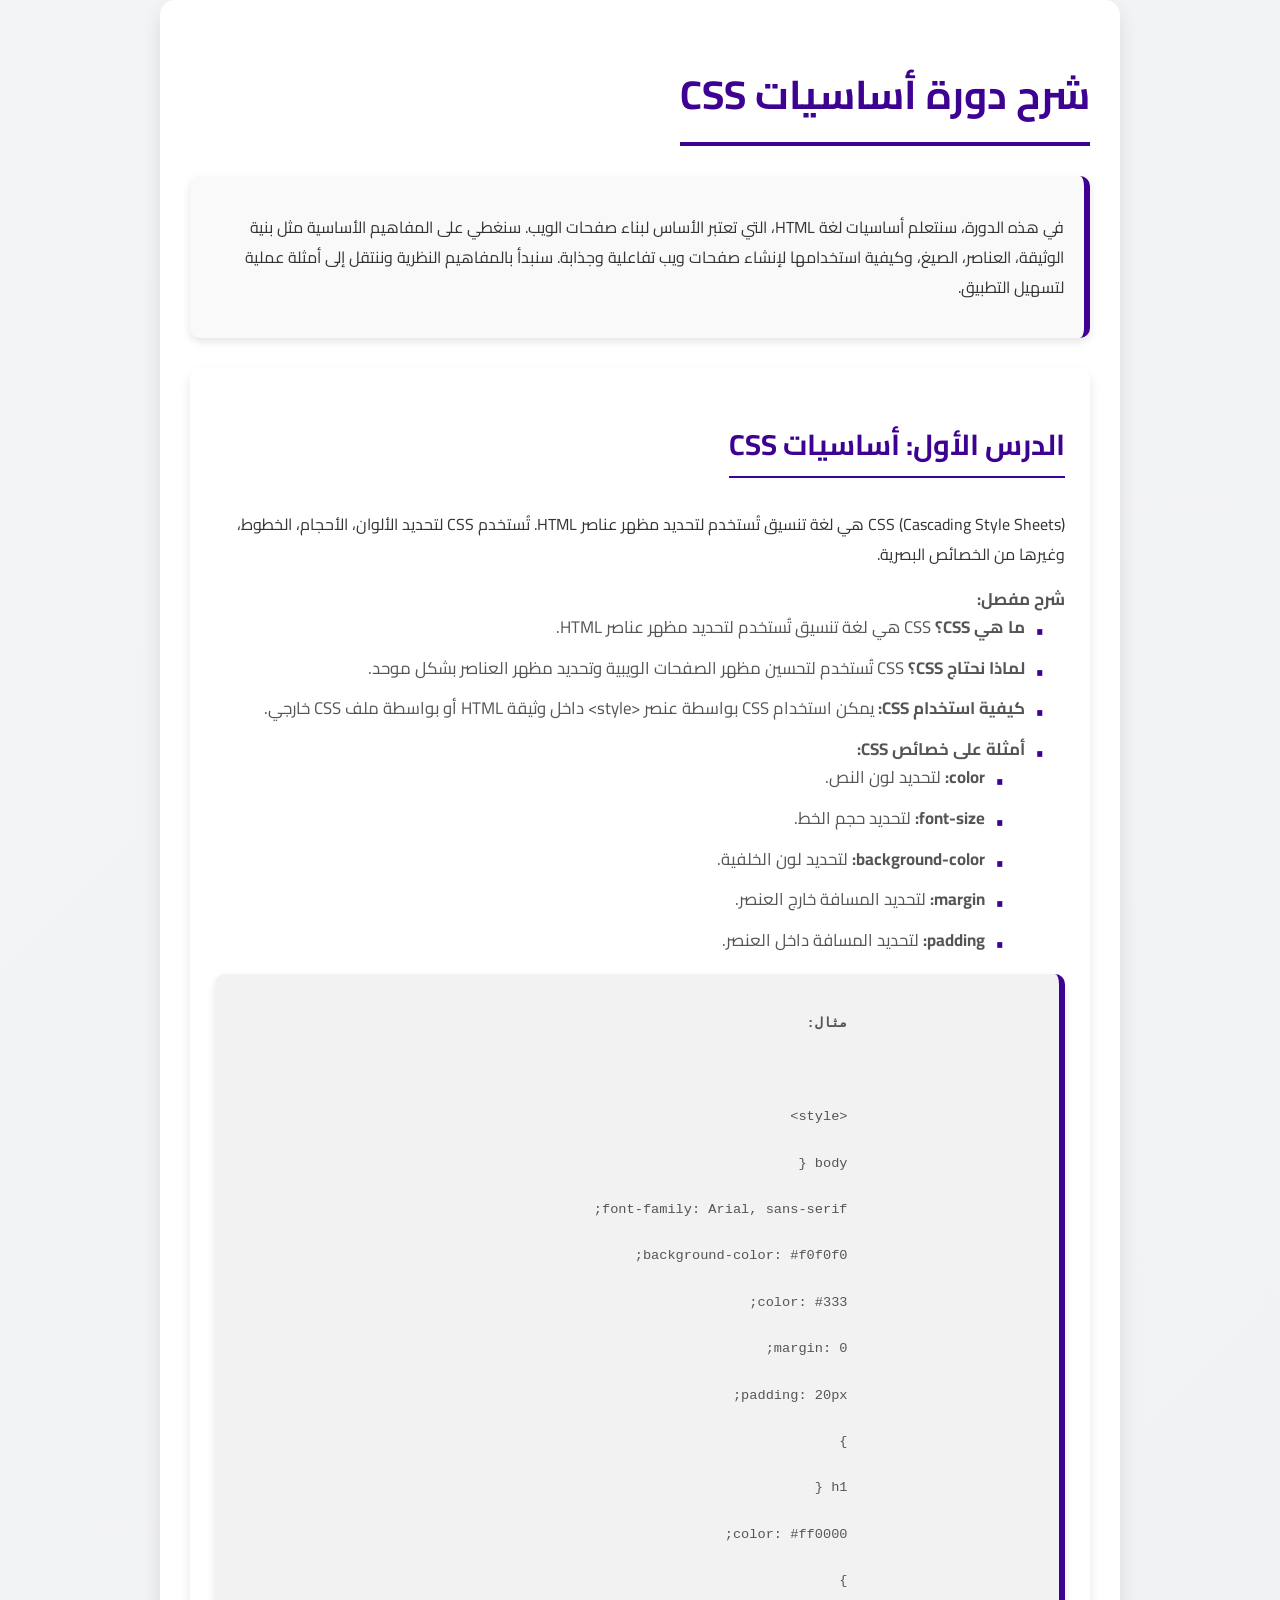
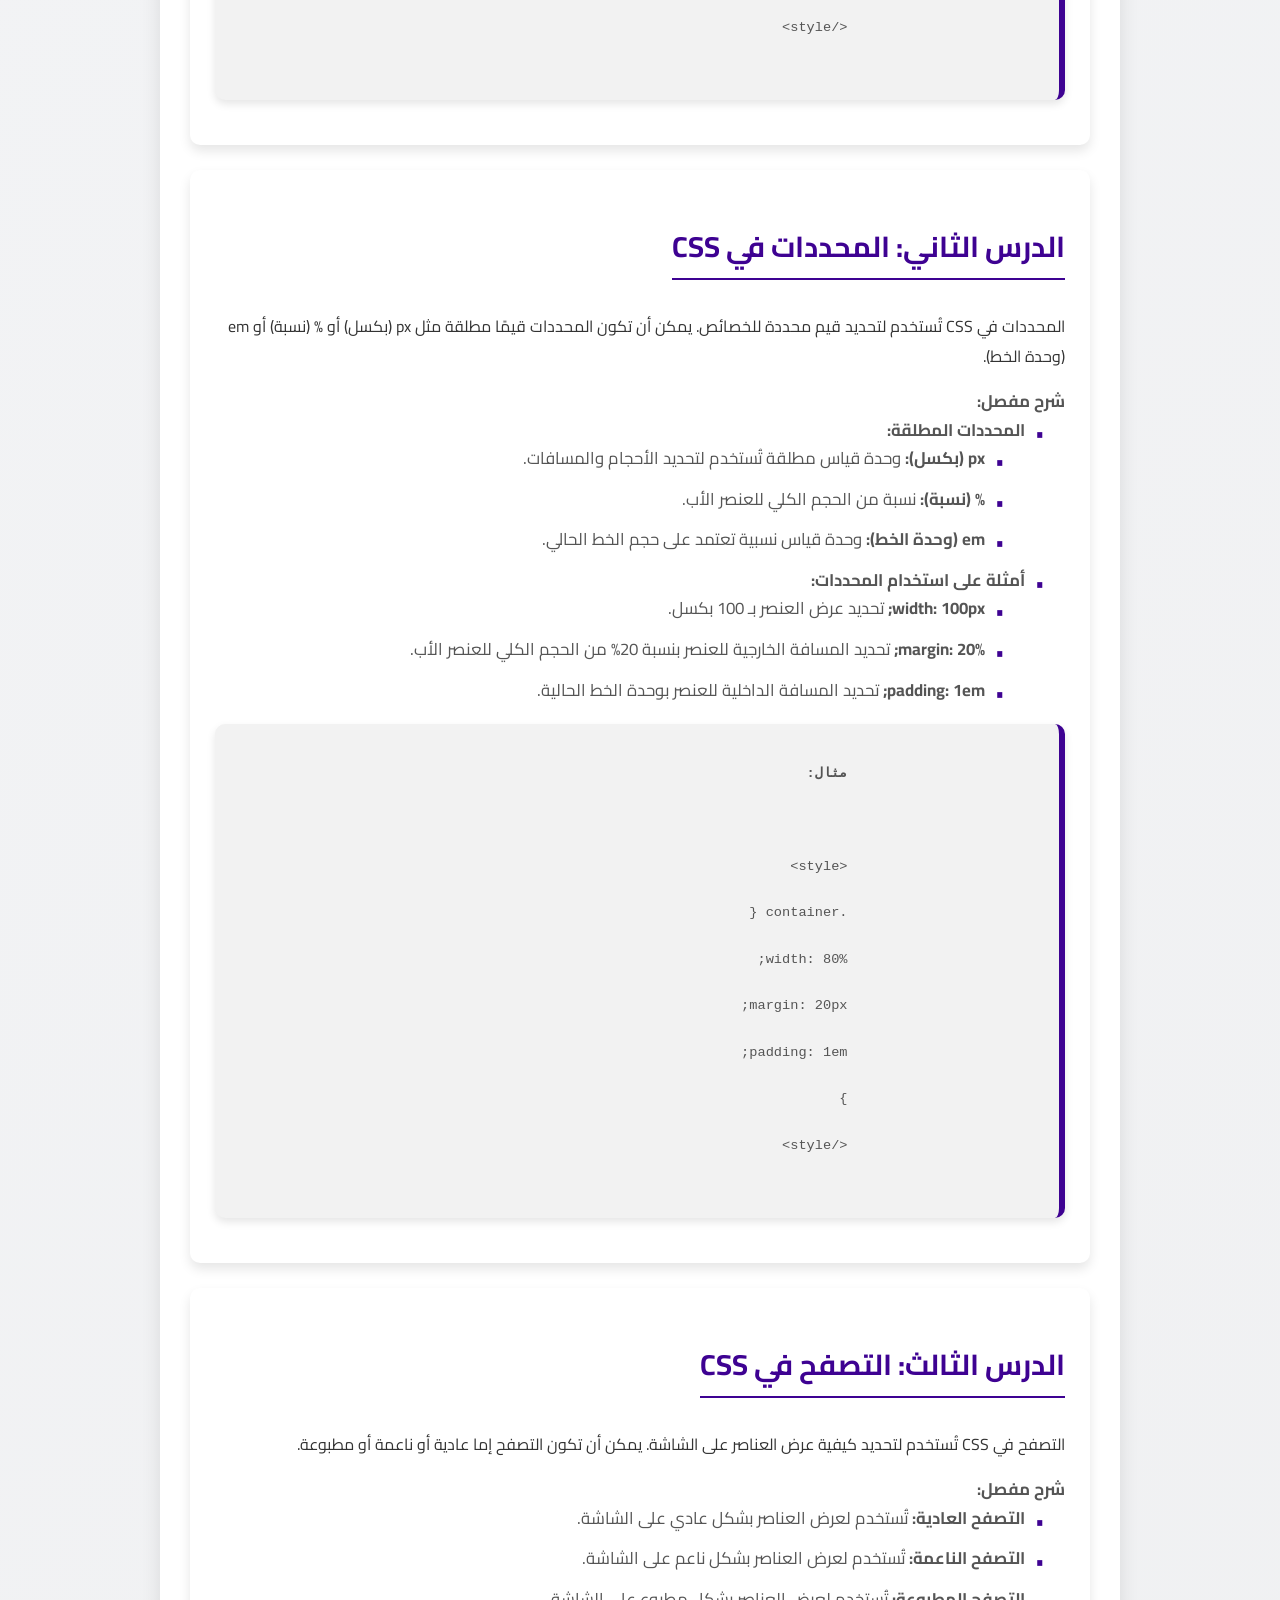
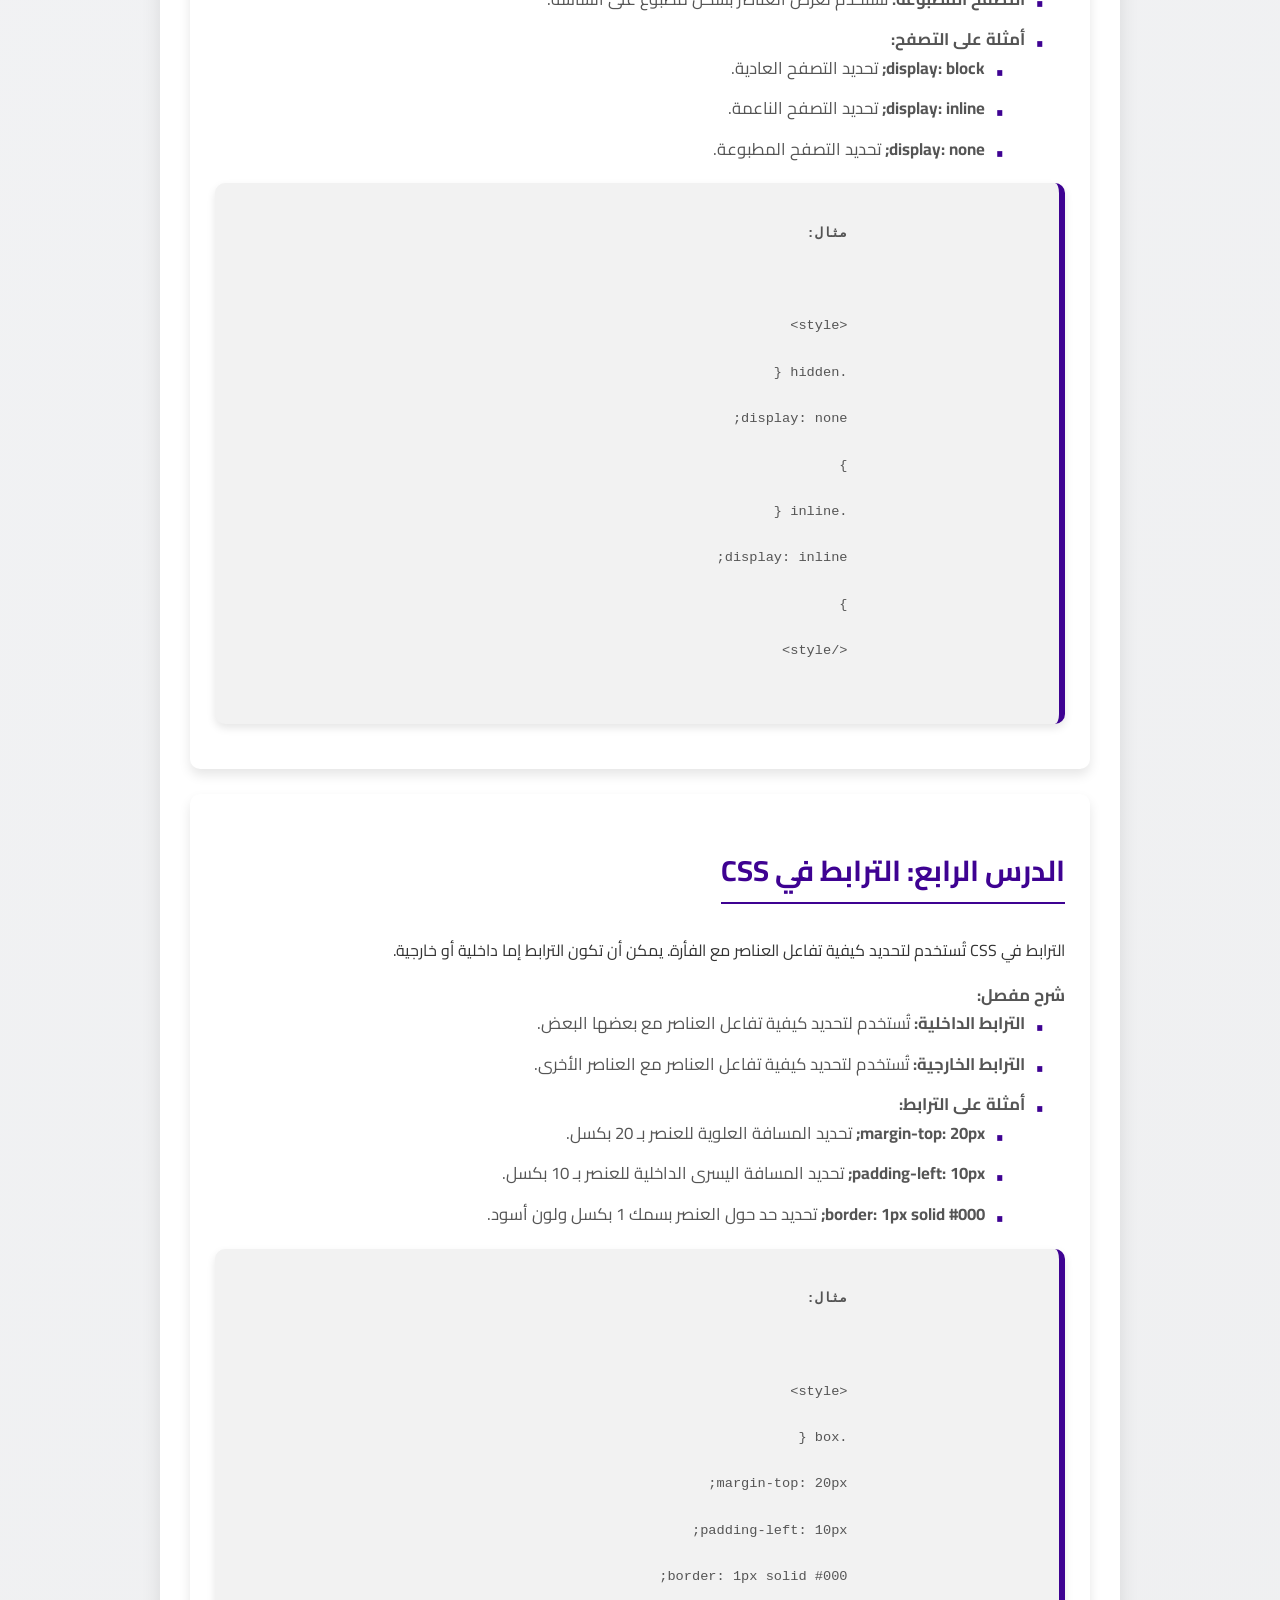
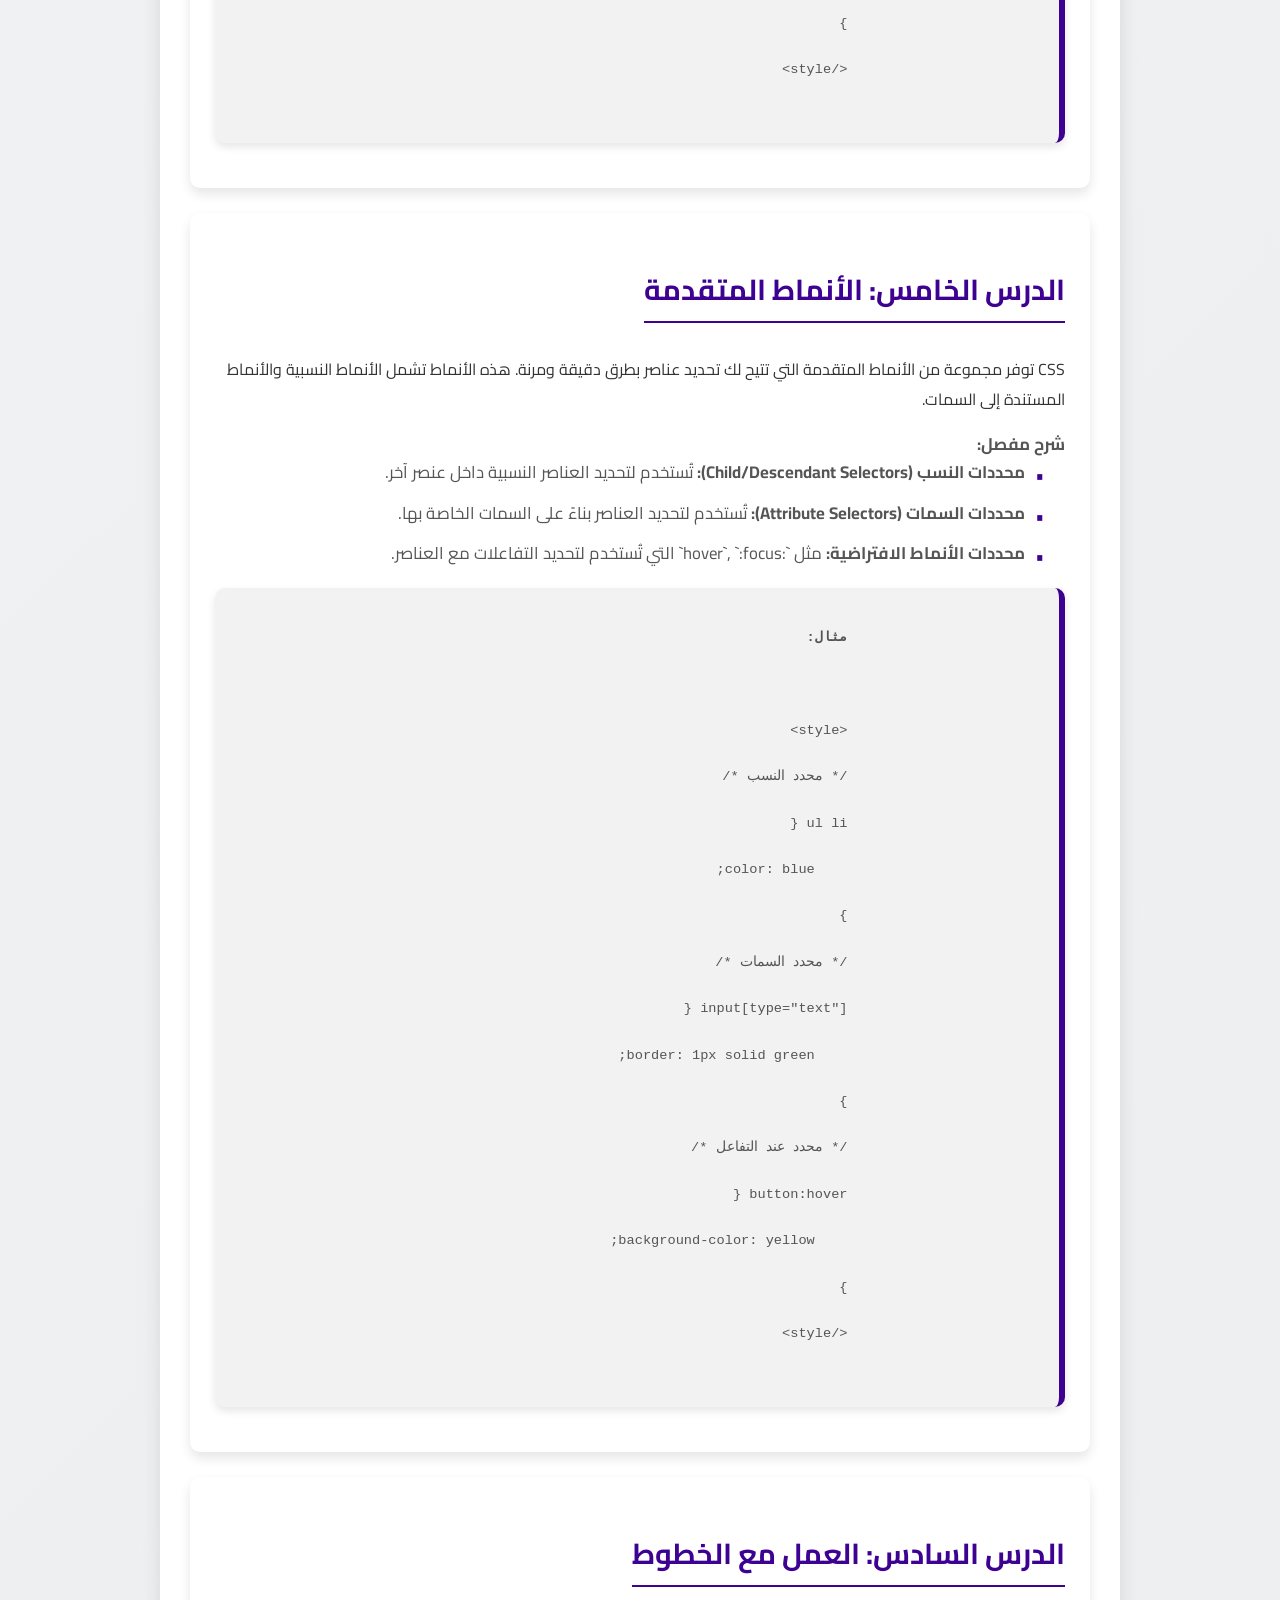
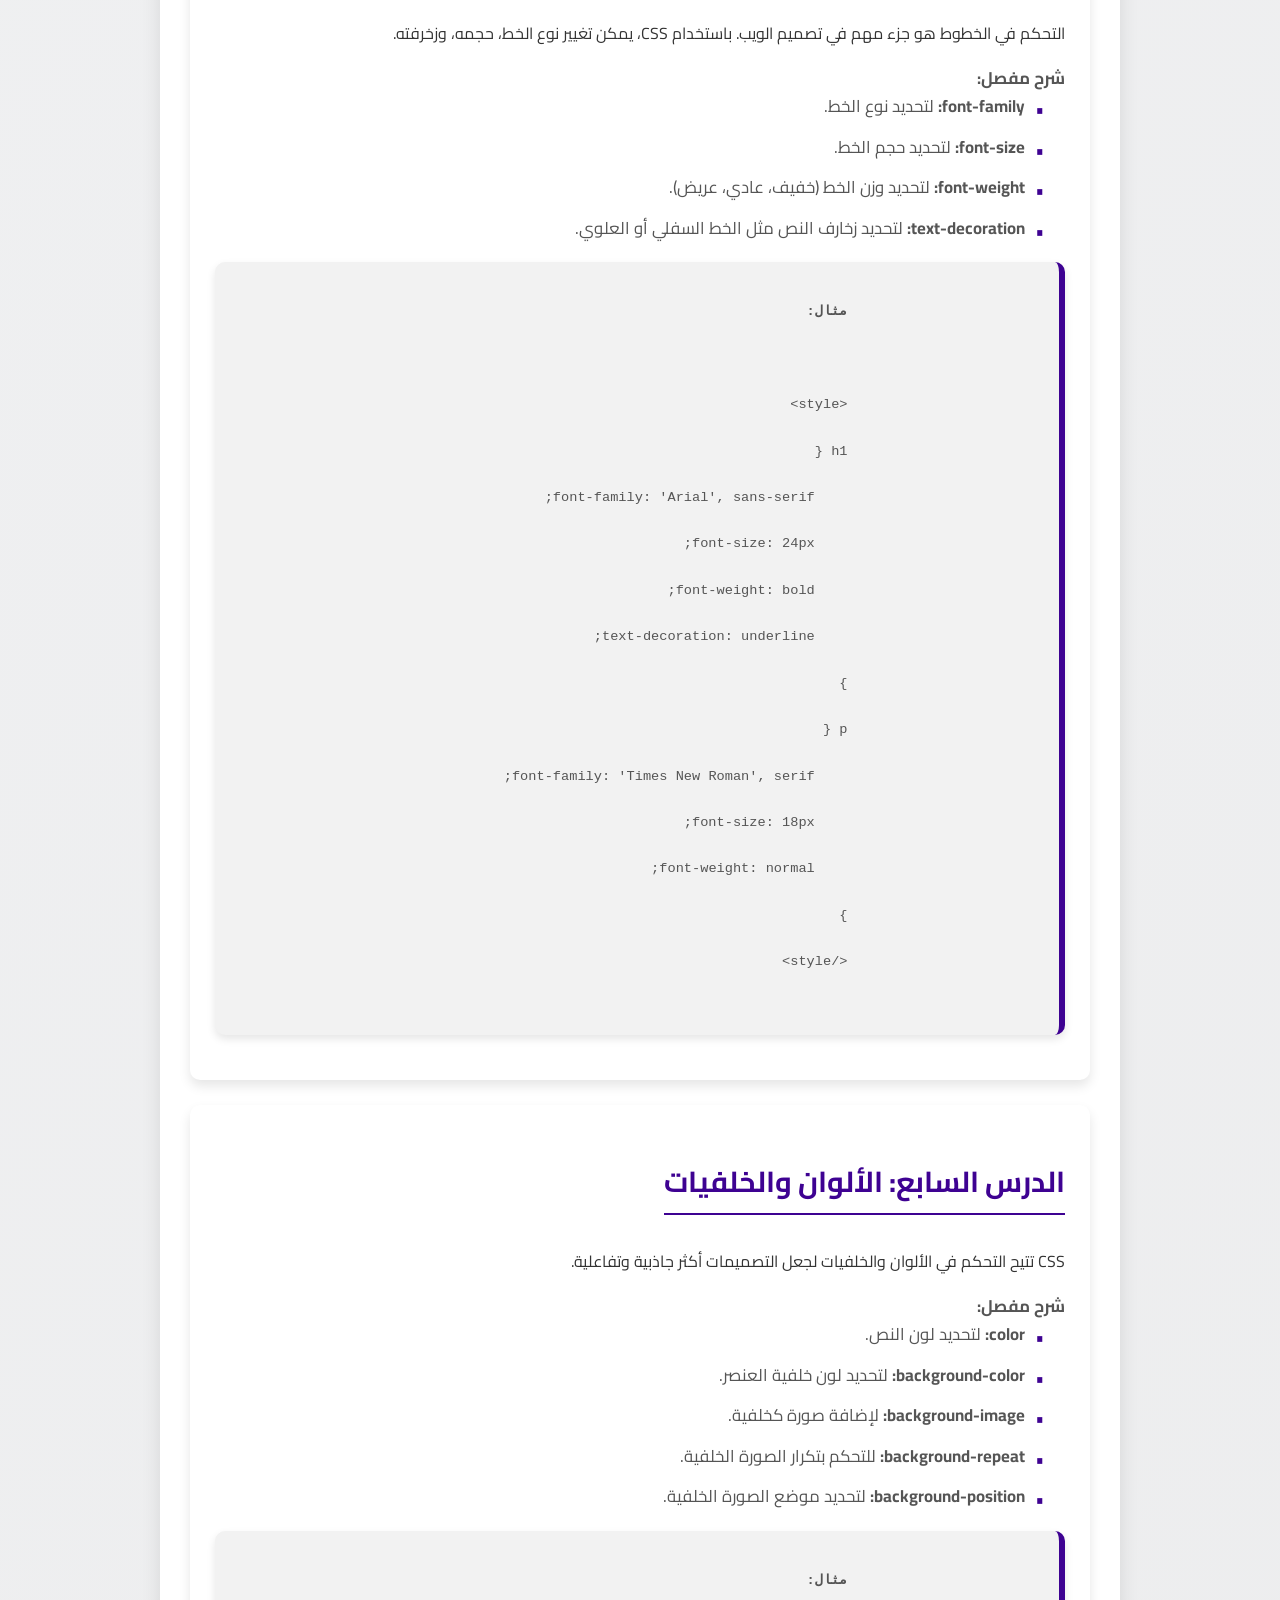
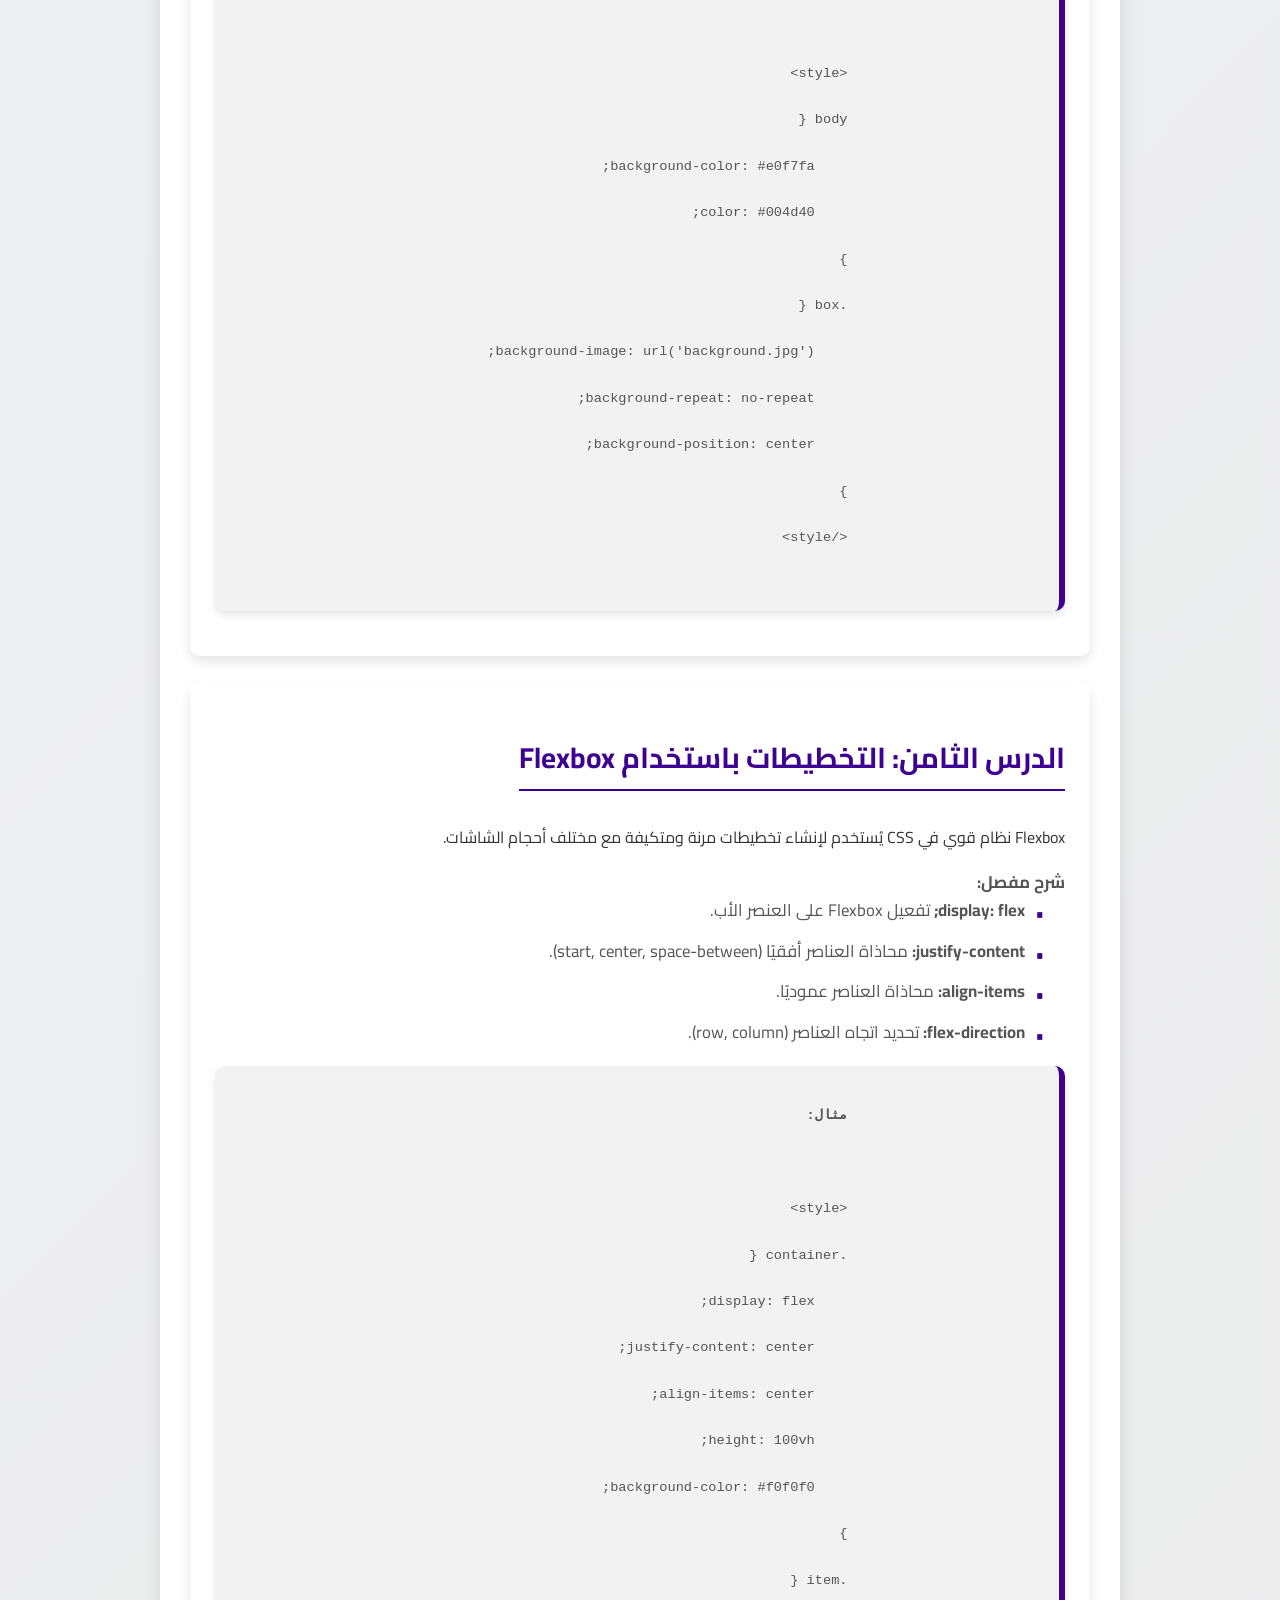
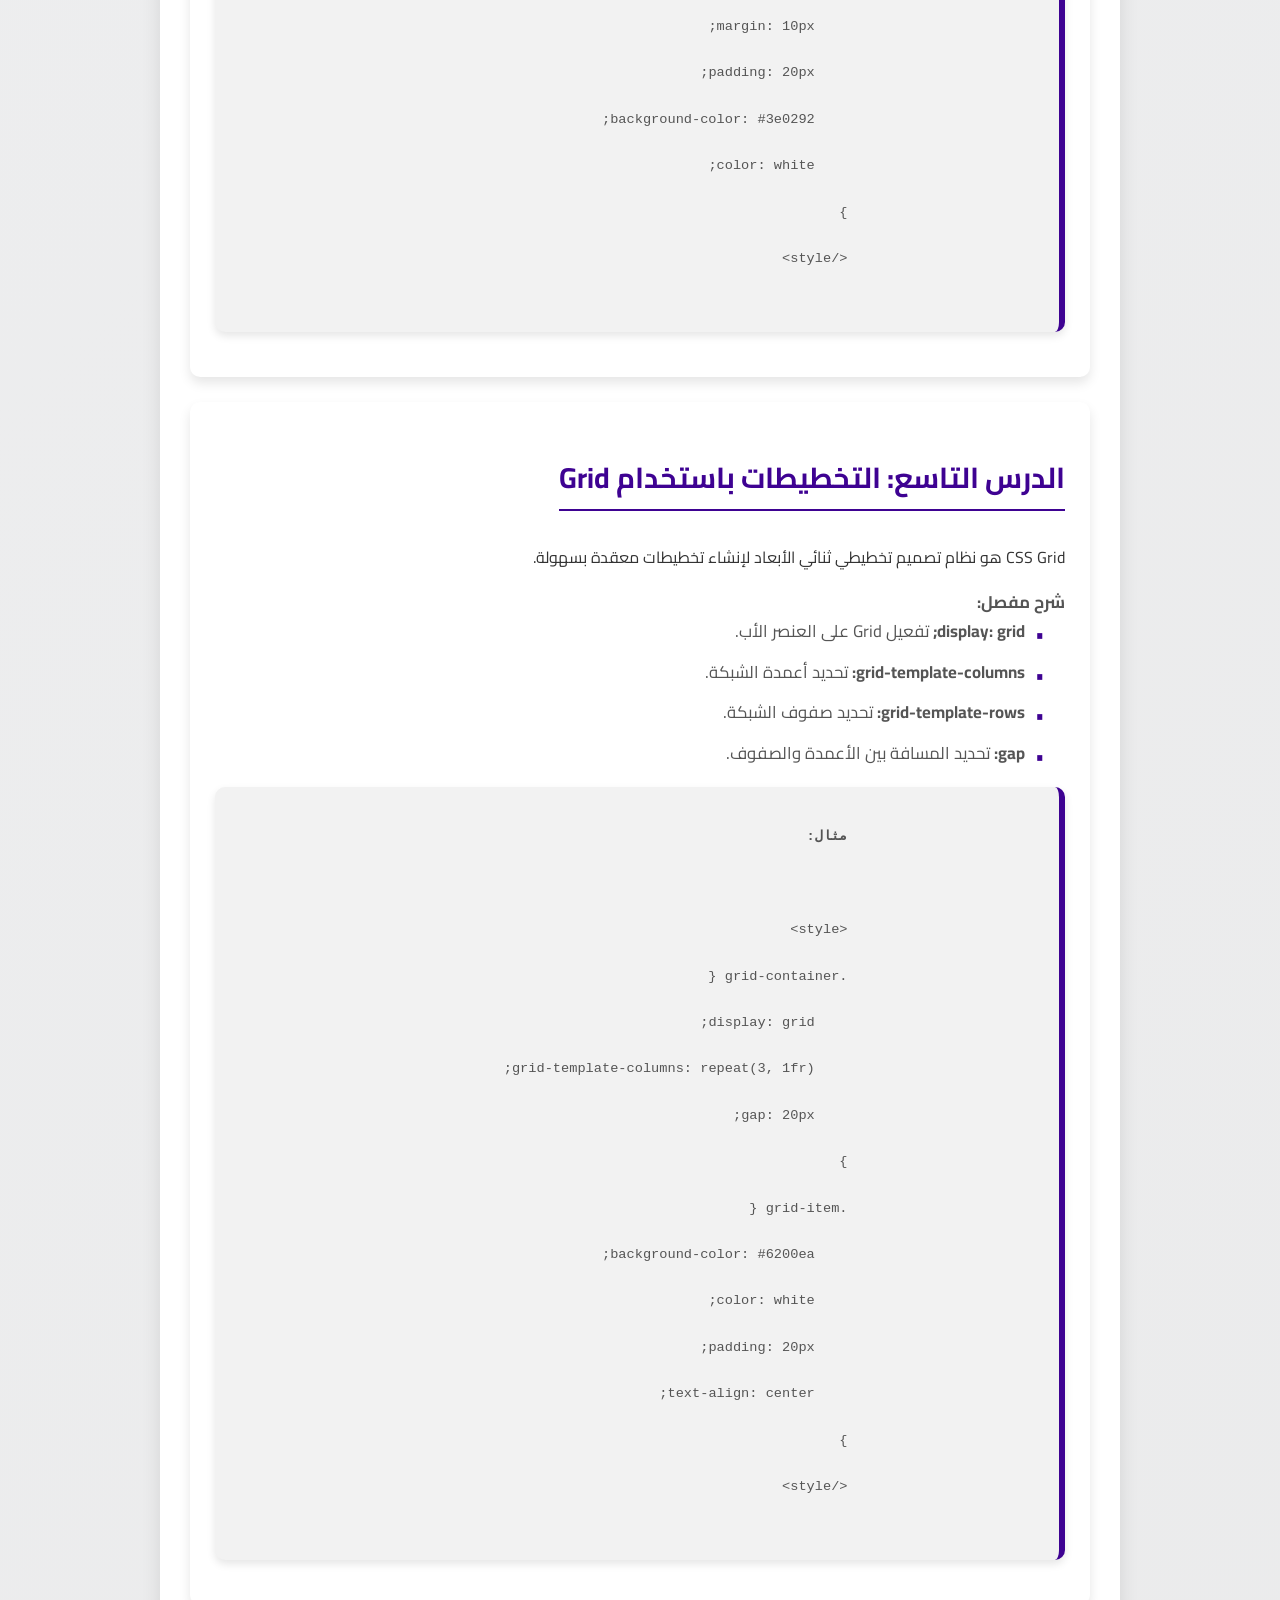
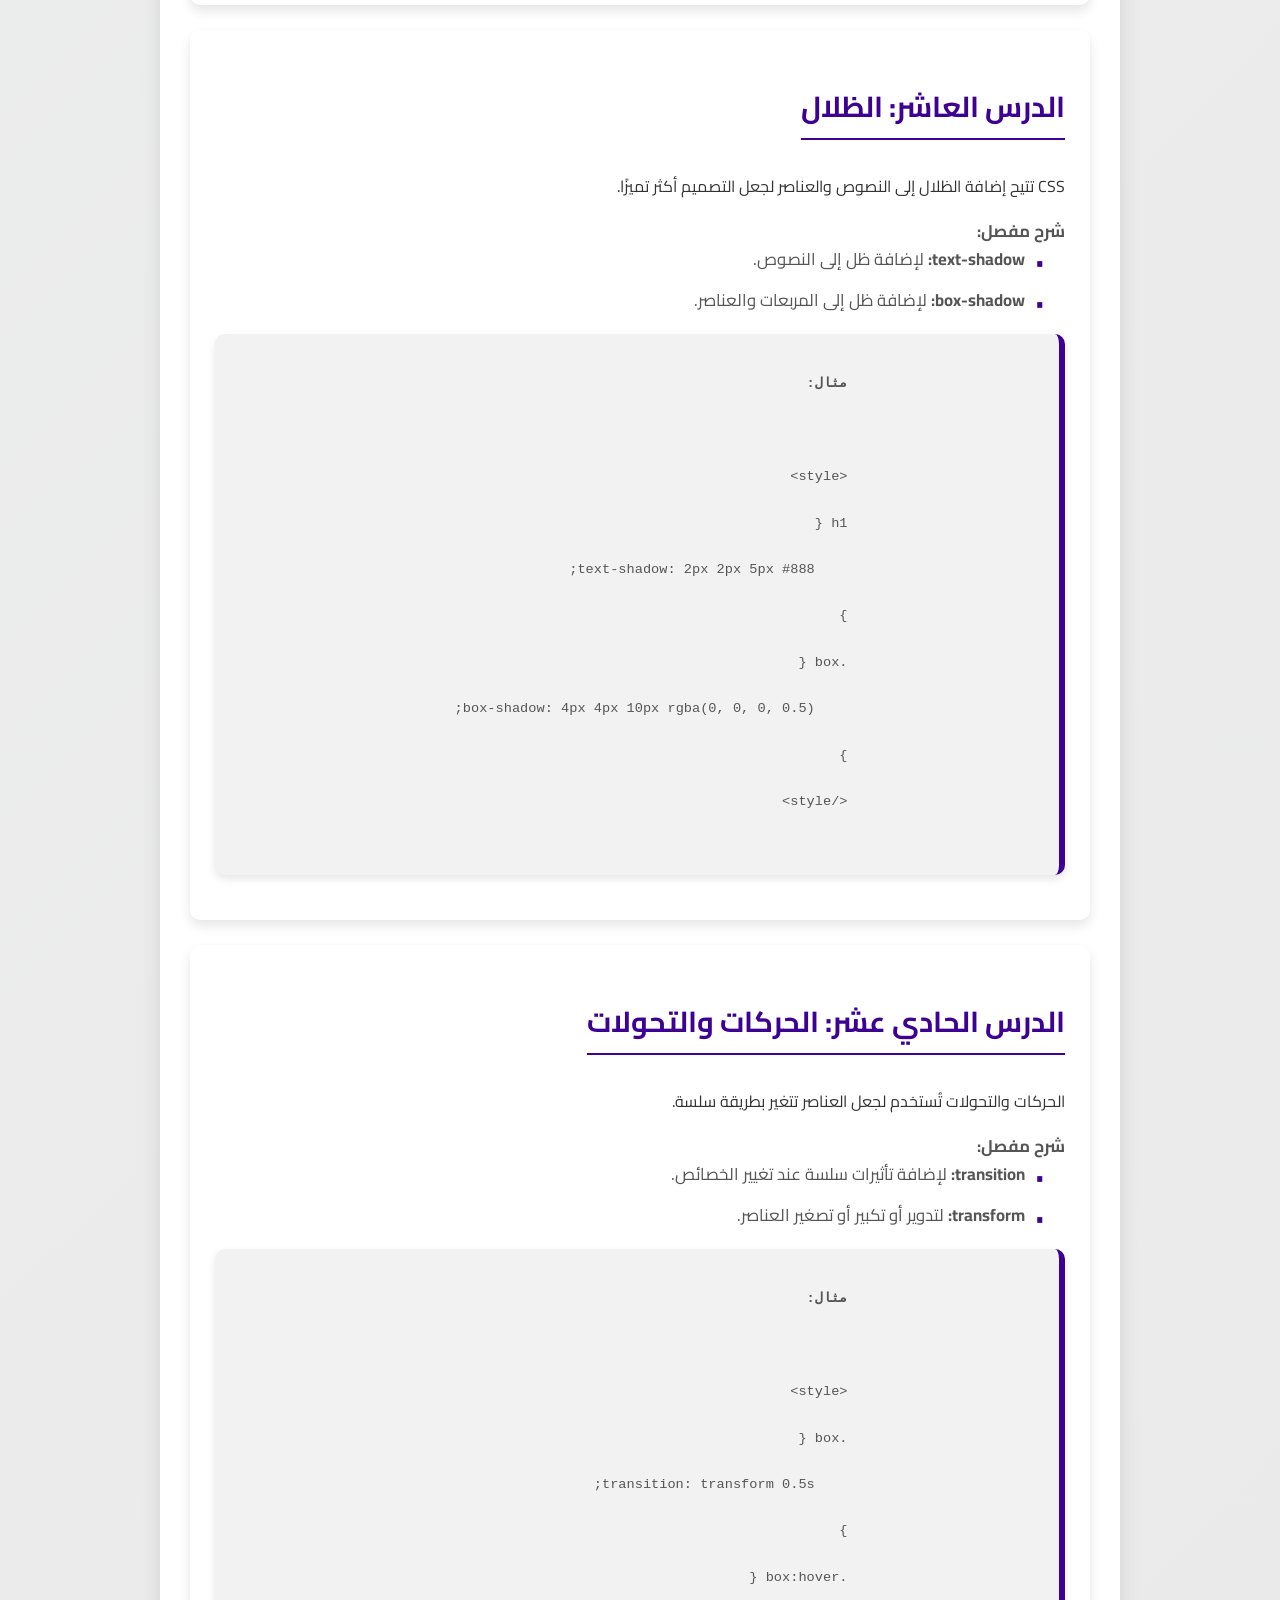
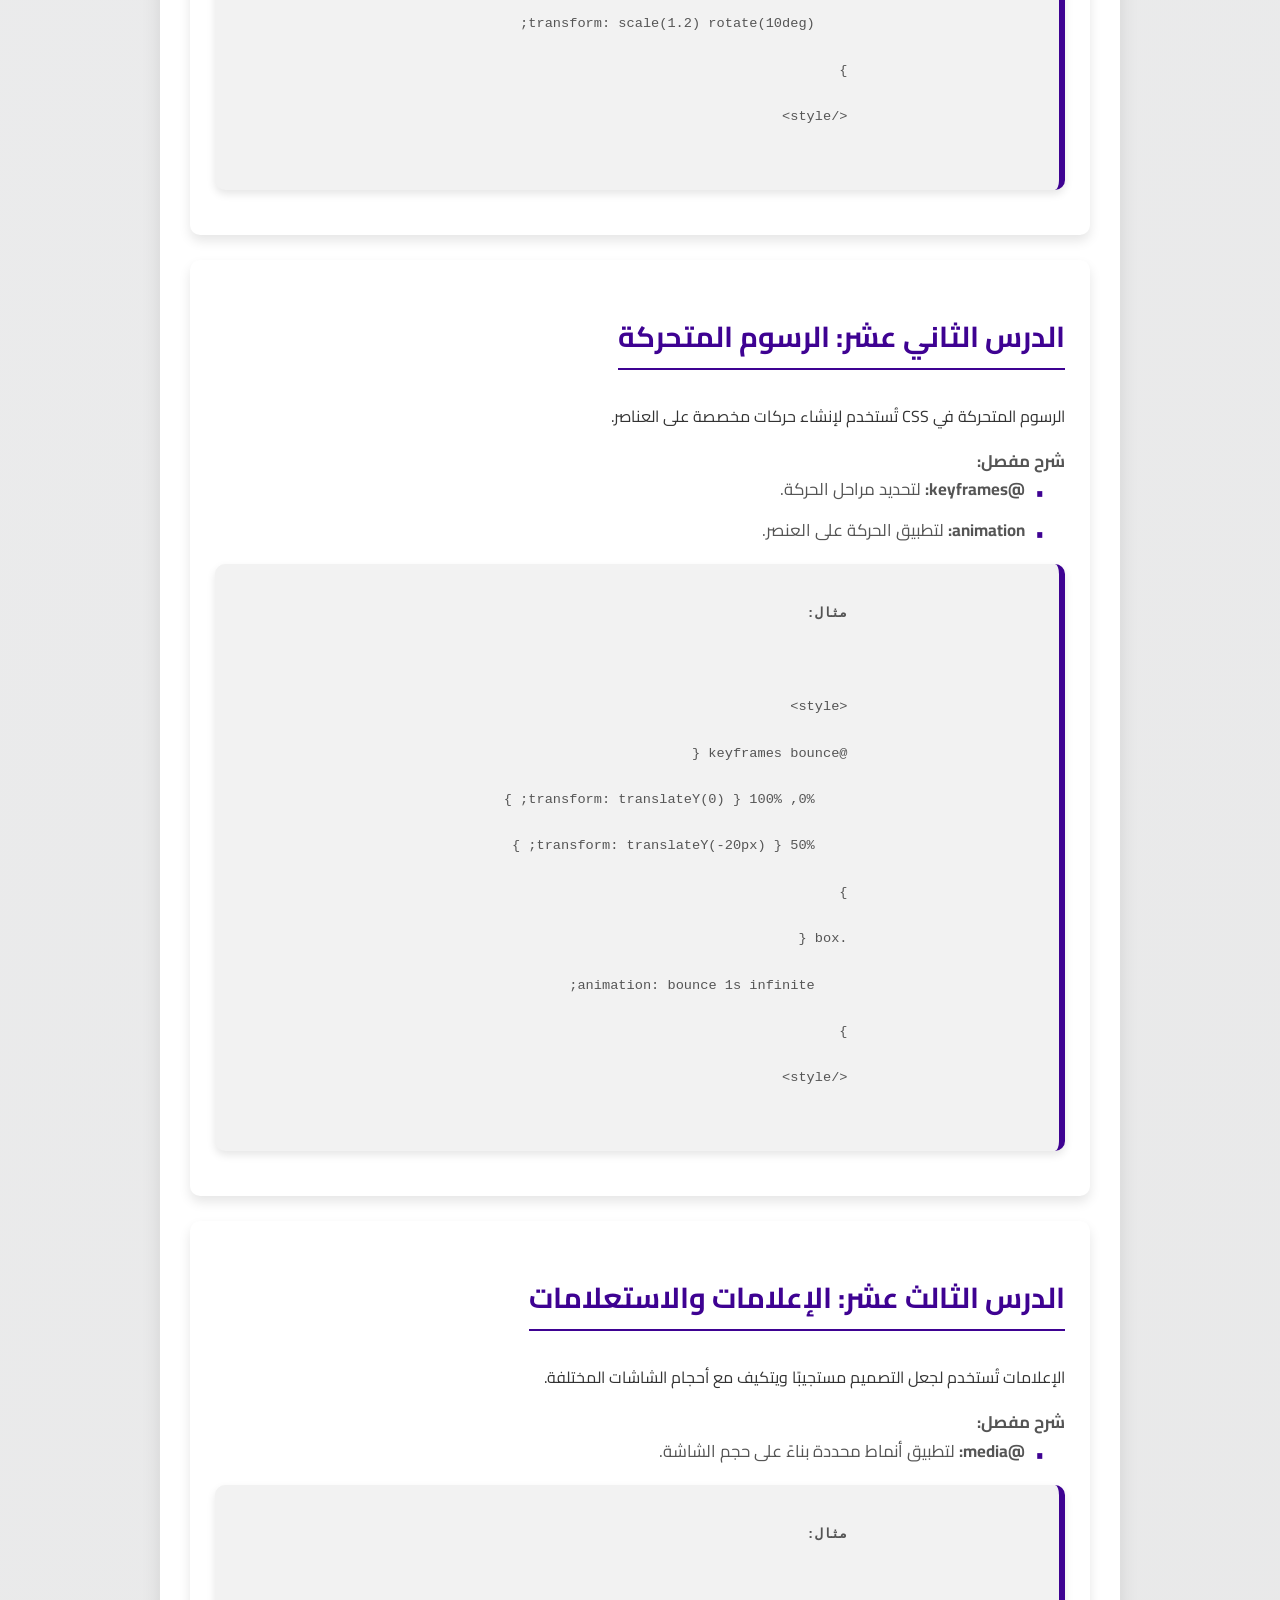
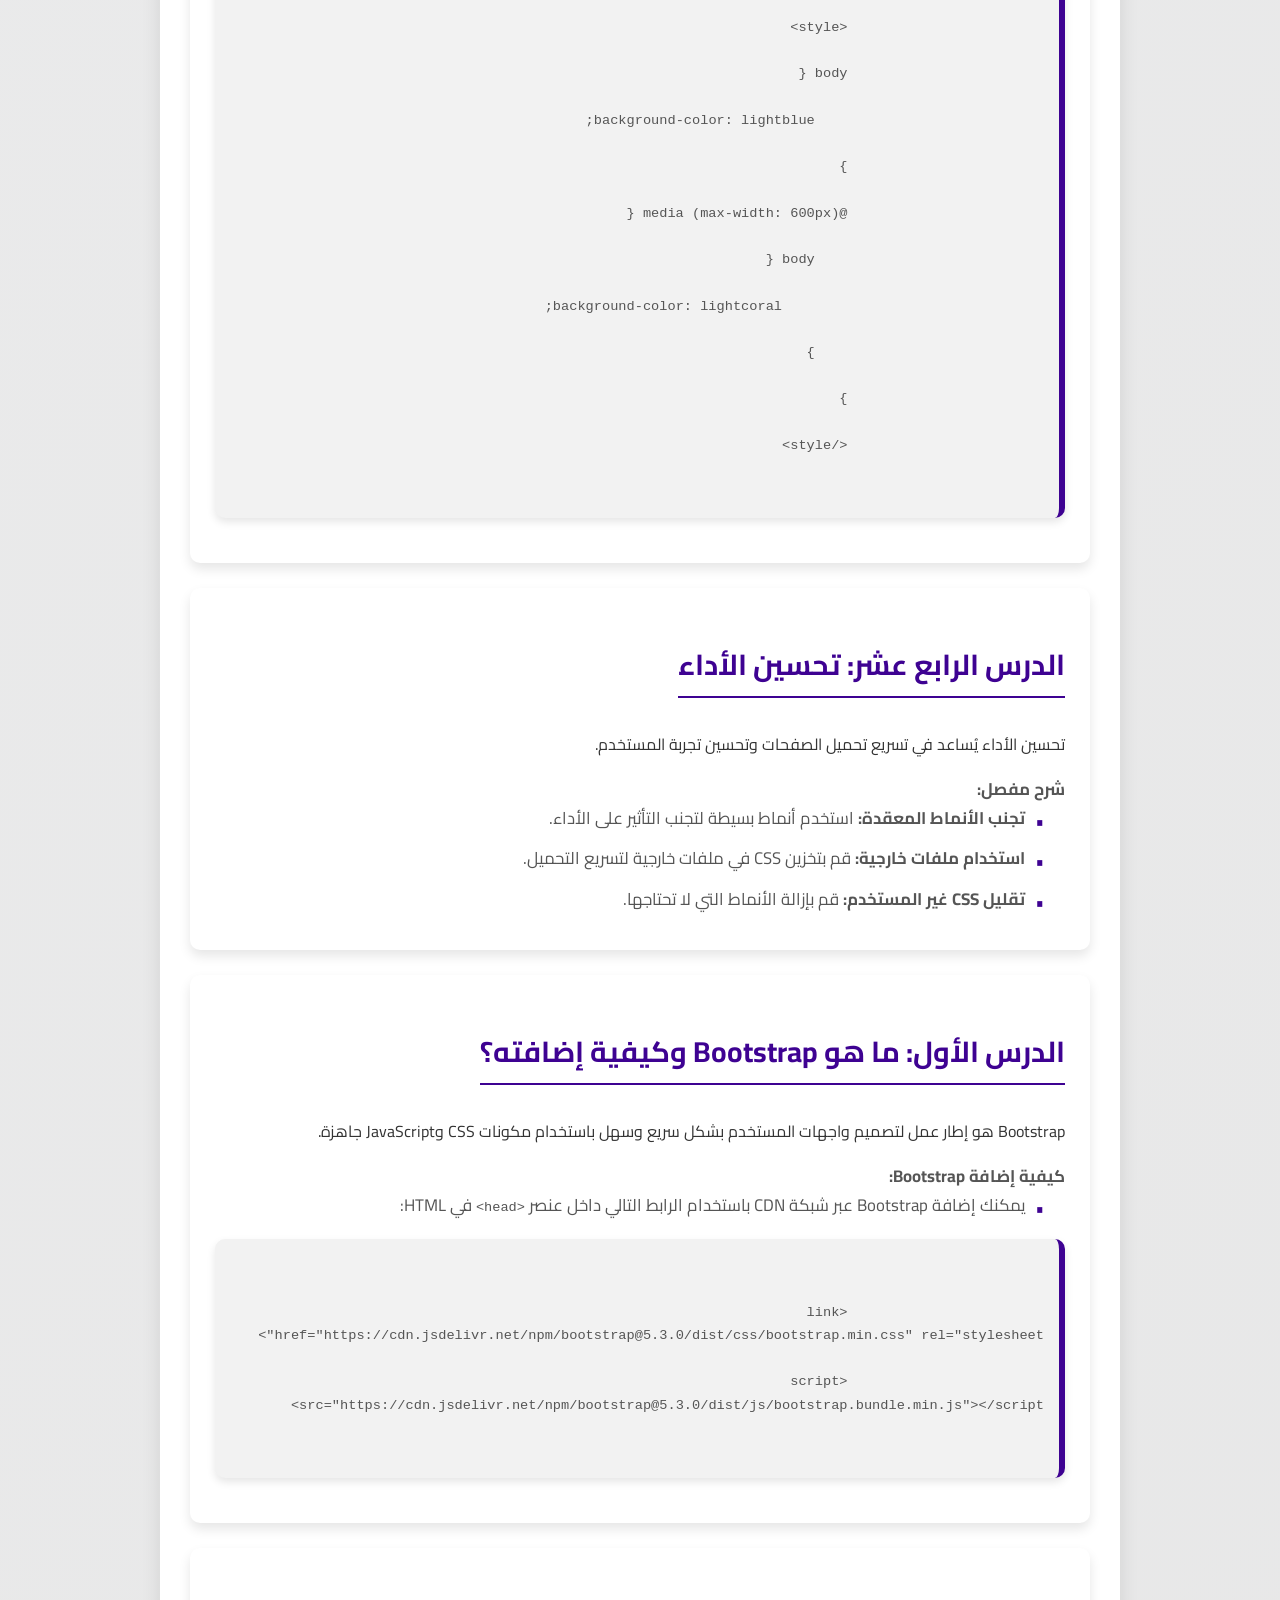
<file: css lesson.html>
<!DOCTYPE html>
<html lang="ar">
<head>
    <meta charset="UTF-8">
    <meta name="viewport" content="width=device-width, initial-scale=1.0">
    <title>شرح دورة أساسيات CSS</title>
    <link href="https://fonts.googleapis.com/css2?family=Cairo:wght@400;700&family=Oswald:wght@500&display=swap" rel="stylesheet">
    <style>
          body {
    font-family: 'Cairo', sans-serif;
    background: linear-gradient(135deg, #f3f4f6, #e6e6e6);
    color: #333;
    margin: 0;
    padding: 0;
    display: flex;
    justify-content: center;
    align-items: center;
    min-height: 100vh;
    direction: rtl; /* جعل النصوص من اليمين إلى اليسار */
}

.container {
    background: #ffffff;
    border-radius: 15px;
    box-shadow: 0 10px 20px rgba(0, 0, 0, 0.1);
    padding: 30px;
    max-width: 900px;
    width: 100%;
    overflow: hidden;
}

h1 {
    text-align: center;
    color: #3e0292;
    margin-bottom: 30px;
    font-size: 2.5em;
    font-weight: 700;
    border-bottom: 4px solid #3e0292;
    display: inline-block;
    padding-bottom: 10px;
}

.course-description {
    background-color: #f9f9f9;
    border-right: 6px solid #3e0292; /* لتناسب الاتجاه من اليمين إلى اليسار */
    padding: 20px;
    border-radius: 10px;
    margin-bottom: 30px;
    box-shadow: 0 4px 8px rgba(0, 0, 0, 0.1);
}

.lessons {
    display: flex;
    flex-direction: column;
    gap: 25px;
}

.lesson {
    background-color: #ffffff;
    border-radius: 10px;
    padding: 25px;
    box-shadow: 0 6px 12px rgba(0, 0, 0, 0.1);
    transition: transform 0.3s, box-shadow 0.3s;
}

.lesson:hover {
    transform: translateY(-5px);
    box-shadow: 0 10px 20px rgba(0, 0, 0, 0.2);
}

.lesson h2 {
    color: #3e0292;
    margin-bottom: 15px;
    font-size: 1.8em;
    font-weight: 700;
    border-bottom: 2px solid #3e0292;
    display: inline-block;
    padding-bottom: 5px;
}

.lesson-details {
    margin-top: 15px;
    font-size: 1.05em;
    color: #555;
    line-height: 1.7;
}

.example {
    background-color: #f2f2f2;
    border-right: 6px solid #3e0292; /* لتناسب الاتجاه من اليمين إلى اليسار */
    padding: 15px;
    margin: 20px 0;
    font-family: monospace;
    white-space: pre-wrap;
    border-radius: 10px;
    box-shadow: 0 4px 8px rgba(0, 0, 0, 0.1);
}

ul {
    margin: 0;
    padding: 0 20px;
    list-style-type: none;
}

ul li {
    margin-bottom: 12px;
    position: relative;
    padding-right: 20px; /* ضبط الحشو للتوافق مع RTL */
}

ul li::before {
    content: "•";
    position: absolute;
    right: 0; /* تعديل الموضع للتوافق مع RTL */
    color: #3e0292;
    font-size: 1.2em;
}

.footer {
    text-align: center;
    margin-top: 30px;
    font-size: 0.95em;
    color: #777;
}

/* تحسين العرض على الهواتف */
@media (max-width: 768px) {
    .container {
        padding: 20px;
    }
    h1 {
        font-size: 2em;
    }
    .lesson {
        padding: 15px;
    }
    .lesson h2 {
        font-size: 1.5em;
    }
    .lesson-details {
        font-size: 0.95em;
    }
}
    </style>
</head>
<body>
    <div class="container">
        <h1>شرح دورة أساسيات CSS</h1>

        <div class="course-description">
            <p>في هذه الدورة، سنتعلم أساسيات لغة HTML، التي تعتبر الأساس لبناء صفحات الويب. سنغطي على المفاهيم الأساسية مثل بنية الوثيقة، العناصر، الصيغ، وكيفية استخدامها لإنشاء صفحات ويب تفاعلية وجذابة. سنبدأ بالمفاهيم النظرية وننتقل إلى أمثلة عملية لتسهيل التطبيق.</p>
        </div>

        <div class="lessons">
            <div class="lesson">
                <h2>الدرس الأول: أساسيات CSS</h2>
                <p>CSS (Cascading Style Sheets) هي لغة تنسيق تُستخدم لتحديد مظهر عناصر HTML. تُستخدم CSS لتحديد الألوان، الأحجام، الخطوط، وغيرها من الخصائص البصرية.</p>
                <div class="lesson-details">
                    <strong>شرح مفصل:</strong>
                    <ul>
                        <li><strong>ما هي CSS؟</strong> CSS هي لغة تنسيق تُستخدم لتحديد مظهر عناصر HTML.</li>
                        <li><strong>لماذا نحتاج CSS؟</strong> CSS تُستخدم لتحسين مظهر الصفحات الويبية وتحديد مظهر العناصر بشكل موحد.</li>
                        <li><strong>كيفية استخدام CSS:</strong> يمكن استخدام CSS بواسطة عنصر &lt;style&gt; داخل وثيقة HTML أو بواسطة ملف CSS خارجي.</li>
                        <li><strong>أمثلة على خصائص CSS:</strong>
                            <ul>
                                <li><strong>color:</strong> لتحديد لون النص.</li>
                                <li><strong>font-size:</strong> لتحديد حجم الخط.</li>
                                <li><strong>background-color:</strong> لتحديد لون الخلفية.</li>
                                <li><strong>margin:</strong> لتحديد المسافة خارج العنصر.</li>
                                <li><strong>padding:</strong> لتحديد المسافة داخل العنصر.</li>
                            </ul>
                        </li>
                    </ul>
                    <div class="example">
                        <strong>مثال:</strong>
                        <br>
                        <code>
                        &lt;style&gt;<br>
                        body {<br>
                        font-family: Arial, sans-serif;<br>
                        background-color: #f0f0f0;<br>
                        color: #333;<br>
                        margin: 0;<br>
                        padding: 20px;<br>
                        }<br>
                        h1 {<br>
                        color: #ff0000;<br>
                        }<br>
                        &lt;/style&gt;
                        </code>
                    </div>
                </div>
            </div>

            <div class="lesson">
                <h2>الدرس الثاني: المحددات في CSS</h2>
                <p>المحددات في CSS تُستخدم لتحديد قيم محددة للخصائص. يمكن أن تكون المحددات قيمًا مطلقة مثل px (بكسل) أو % (نسبة) أو em (وحدة الخط).</p>
                <div class="lesson-details">
                    <strong>شرح مفصل:</strong>
                    <ul>
                        <li><strong>المحددات المطلقة:</strong>
                            <ul>
                                <li><strong>px (بكسل):</strong> وحدة قياس مطلقة تُستخدم لتحديد الأحجام والمسافات.</li>
                                <li><strong>% (نسبة):</strong> نسبة من الحجم الكلي للعنصر الأب.</li>
                                <li><strong>em (وحدة الخط):</strong> وحدة قياس نسبية تعتمد على حجم الخط الحالي.</li>
                            </ul>
                        </li>
                        <li><strong>أمثلة على استخدام المحددات:</strong>
                            <ul>
                                <li><strong>width: 100px;</strong> تحديد عرض العنصر بـ 100 بكسل.</li>
                                <li><strong>margin: 20%;</strong> تحديد المسافة الخارجية للعنصر بنسبة 20% من الحجم الكلي للعنصر الأب.</li>
                                <li><strong>padding: 1em;</strong> تحديد المسافة الداخلية للعنصر بوحدة الخط الحالية.</li>
                            </ul>
                        </li>
                    </ul>
                    <div class="example">
                        <strong>مثال:</strong>
                        <br>
                        <code>
                        &lt;style&gt;<br>
                        .container {<br>
                        width: 80%;<br>
                        margin: 20px;<br>
                        padding: 1em;<br>
                        }<br>
                        &lt;/style&gt;
                        </code>
                    </div>
                </div>
            </div>

            <div class="lesson">
                <h2>الدرس الثالث: التصفح في CSS</h2>
                <p>التصفح في CSS تُستخدم لتحديد كيفية عرض العناصر على الشاشة. يمكن أن تكون التصفح إما عادية أو ناعمة أو مطبوعة.</p>
                <div class="lesson-details">
                    <strong>شرح مفصل:</strong>
                    <ul>
                        <li><strong>التصفح العادية:</strong> تُستخدم لعرض العناصر بشكل عادي على الشاشة.</li>
                        <li><strong>التصفح الناعمة:</strong> تُستخدم لعرض العناصر بشكل ناعم على الشاشة.</li>
                        <li><strong>التصفح المطبوعة:</strong> تُستخدم لعرض العناصر بشكل مطبوع على الشاشة.</li>
                        <li><strong>أمثلة على التصفح:</strong>
                            <ul>
                                <li><strong>display: block;</strong> تحديد التصفح العادية.</li>
                                <li><strong>display: inline;</strong> تحديد التصفح الناعمة.</li>
                                <li><strong>display: none;</strong> تحديد التصفح المطبوعة.</li>
                            </ul>
                        </li>
                    </ul>
                    <div class="example">
                        <strong>مثال:</strong>
                        <br>
                        <code>
                        &lt;style&gt;<br>
                        .hidden {<br>
                        display: none;<br>
                        }<br>
                        .inline {<br>
                        display: inline;<br>
                        }<br>
                        &lt;/style&gt;
                        </code>
                    </div>
                </div>
            </div>

            <div class="lesson">
                <h2>الدرس الرابع: الترابط في CSS</h2>
                <p>الترابط في CSS تُستخدم لتحديد كيفية تفاعل العناصر مع الفأرة. يمكن أن تكون الترابط إما داخلية أو خارجية.</p>
                <div class="lesson-details">
                    <strong>شرح مفصل:</strong>
                    <ul>
                        <li><strong>الترابط الداخلية:</strong> تُستخدم لتحديد كيفية تفاعل العناصر مع بعضها البعض.</li>
                        <li><strong>الترابط الخارجية:</strong> تُستخدم لتحديد كيفية تفاعل العناصر مع العناصر الأخرى.</li>
                        <li><strong>أمثلة على الترابط:</strong>
                            <ul>
                                <li><strong>margin-top: 20px;</strong> تحديد المسافة العلوية للعنصر بـ 20 بكسل.</li>
                                <li><strong>padding-left: 10px;</strong> تحديد المسافة اليسرى الداخلية للعنصر بـ 10 بكسل.</li>
                                <li><strong>border: 1px solid #000;</strong> تحديد حد حول العنصر بسمك 1 بكسل ولون أسود.</li>
                            </ul>
                        </li>
                    </ul>
                    <div class="example">
                        <strong>مثال:</strong>
                        <br>
                        <code>
                        &lt;style&gt;<br>
                        .box {<br>
                        margin-top: 20px;<br>
                        padding-left: 10px;<br>
                        border: 1px solid #000;<br>
                        }<br>
                        &lt;/style&gt;
                        </code>
                    </div>
                </div>
            </div>

            <div class="lesson">
                <h2>الدرس الخامس: الأنماط المتقدمة</h2>
                <p>CSS توفر مجموعة من الأنماط المتقدمة التي تتيح لك تحديد عناصر بطرق دقيقة ومرنة. هذه الأنماط تشمل الأنماط النسبية والأنماط المستندة إلى السمات.</p>
                <div class="lesson-details">
                    <strong>شرح مفصل:</strong>
                    <ul>
                        <li><strong>محددات النسب (Child/Descendant Selectors):</strong> تُستخدم لتحديد العناصر النسبية داخل عنصر آخر.</li>
                        <li><strong>محددات السمات (Attribute Selectors):</strong> تُستخدم لتحديد العناصر بناءً على السمات الخاصة بها.</li>
                        <li><strong>محددات الأنماط الافتراضية:</strong> مثل `:hover`, `:focus` التي تُستخدم لتحديد التفاعلات مع العناصر.</li>
                    </ul>
                    <div class="example">
                        <strong>مثال:</strong>
                        <br>
                        <code>
                        &lt;style&gt;<br>
                        /* محدد النسب */<br>
                        ul li {<br>
                            color: blue;<br>
                        }<br>
                        /* محدد السمات */<br>
                        input[type="text"] {<br>
                            border: 1px solid green;<br>
                        }<br>
                        /* محدد عند التفاعل */<br>
                        button:hover {<br>
                            background-color: yellow;<br>
                        }<br>
                        &lt;/style&gt;
                        </code>
                    </div>
                </div>
            </div>

            <div class="lesson">
                <h2>الدرس السادس: العمل مع الخطوط</h2>
                <p>التحكم في الخطوط هو جزء مهم في تصميم الويب. باستخدام CSS، يمكن تغيير نوع الخط، حجمه، وزخرفته.</p>
                <div class="lesson-details">
                    <strong>شرح مفصل:</strong>
                    <ul>
                        <li><strong>font-family:</strong> لتحديد نوع الخط.</li>
                        <li><strong>font-size:</strong> لتحديد حجم الخط.</li>
                        <li><strong>font-weight:</strong> لتحديد وزن الخط (خفيف، عادي، عريض).</li>
                        <li><strong>text-decoration:</strong> لتحديد زخارف النص مثل الخط السفلي أو العلوي.</li>
                    </ul>
                    <div class="example">
                        <strong>مثال:</strong>
                        <br>
                        <code>
                        &lt;style&gt;<br>
                        h1 {<br>
                            font-family: 'Arial', sans-serif;<br>
                            font-size: 24px;<br>
                            font-weight: bold;<br>
                            text-decoration: underline;<br>
                        }<br>
                        p {<br>
                            font-family: 'Times New Roman', serif;<br>
                            font-size: 18px;<br>
                            font-weight: normal;<br>
                        }<br>
                        &lt;/style&gt;
                        </code>
                    </div>
                </div>
            </div>

            <div class="lesson">
                <h2>الدرس السابع: الألوان والخلفيات</h2>
                <p>CSS تتيح التحكم في الألوان والخلفيات لجعل التصميمات أكثر جاذبية وتفاعلية.</p>
                <div class="lesson-details">
                    <strong>شرح مفصل:</strong>
                    <ul>
                        <li><strong>color:</strong> لتحديد لون النص.</li>
                        <li><strong>background-color:</strong> لتحديد لون خلفية العنصر.</li>
                        <li><strong>background-image:</strong> لإضافة صورة كخلفية.</li>
                        <li><strong>background-repeat:</strong> للتحكم بتكرار الصورة الخلفية.</li>
                        <li><strong>background-position:</strong> لتحديد موضع الصورة الخلفية.</li>
                    </ul>
                    <div class="example">
                        <strong>مثال:</strong>
                        <br>
                        <code>
                        &lt;style&gt;<br>
                        body {<br>
                            background-color: #e0f7fa;<br>
                            color: #004d40;<br>
                        }<br>
                        .box {<br>
                            background-image: url('background.jpg');<br>
                            background-repeat: no-repeat;<br>
                            background-position: center;<br>
                        }<br>
                        &lt;/style&gt;
                        </code>
                    </div>
                </div>
            </div>

            <div class="lesson">
                <h2>الدرس الثامن: التخطيطات باستخدام Flexbox</h2>
                <p>Flexbox نظام قوي في CSS يُستخدم لإنشاء تخطيطات مرنة ومتكيفة مع مختلف أحجام الشاشات.</p>
                <div class="lesson-details">
                    <strong>شرح مفصل:</strong>
                    <ul>
                        <li><strong>display: flex;</strong> تفعيل Flexbox على العنصر الأب.</li>
                        <li><strong>justify-content:</strong> محاذاة العناصر أفقيًا (start, center, space-between).</li>
                        <li><strong>align-items:</strong> محاذاة العناصر عموديًا.</li>
                        <li><strong>flex-direction:</strong> تحديد اتجاه العناصر (row, column).</li>
                    </ul>
                    <div class="example">
                        <strong>مثال:</strong>
                        <br>
                        <code>
                        &lt;style&gt;<br>
                        .container {<br>
                            display: flex;<br>
                            justify-content: center;<br>
                            align-items: center;<br>
                            height: 100vh;<br>
                            background-color: #f0f0f0;<br>
                        }<br>
                        .item {<br>
                            margin: 10px;<br>
                            padding: 20px;<br>
                            background-color: #3e0292;<br>
                            color: white;<br>
                        }<br>
                        &lt;/style&gt;
                        </code>
                    </div>
                </div>
            </div>

            <div class="lesson">
                <h2>الدرس التاسع: التخطيطات باستخدام Grid</h2>
                <p>CSS Grid هو نظام تصميم تخطيطي ثنائي الأبعاد لإنشاء تخطيطات معقدة بسهولة.</p>
                <div class="lesson-details">
                    <strong>شرح مفصل:</strong>
                    <ul>
                        <li><strong>display: grid;</strong> تفعيل Grid على العنصر الأب.</li>
                        <li><strong>grid-template-columns:</strong> تحديد أعمدة الشبكة.</li>
                        <li><strong>grid-template-rows:</strong> تحديد صفوف الشبكة.</li>
                        <li><strong>gap:</strong> تحديد المسافة بين الأعمدة والصفوف.</li>
                    </ul>
                    <div class="example">
                        <strong>مثال:</strong>
                        <br>
                        <code>
                        &lt;style&gt;<br>
                        .grid-container {<br>
                            display: grid;<br>
                            grid-template-columns: repeat(3, 1fr);<br>
                            gap: 20px;<br>
                        }<br>
                        .grid-item {<br>
                            background-color: #6200ea;<br>
                            color: white;<br>
                            padding: 20px;<br>
                            text-align: center;<br>
                        }<br>
                        &lt;/style&gt;
                        </code>
                    </div>
                </div>
            </div>

            <div class="lesson">
                <h2>الدرس العاشر: الظلال</h2>
                <p>CSS تتيح إضافة الظلال إلى النصوص والعناصر لجعل التصميم أكثر تميزًا.</p>
                <div class="lesson-details">
                    <strong>شرح مفصل:</strong>
                    <ul>
                        <li><strong>text-shadow:</strong> لإضافة ظل إلى النصوص.</li>
                        <li><strong>box-shadow:</strong> لإضافة ظل إلى المربعات والعناصر.</li>
                    </ul>
                    <div class="example">
                        <strong>مثال:</strong>
                        <br>
                        <code>
                        &lt;style&gt;<br>
                        h1 {<br>
                            text-shadow: 2px 2px 5px #888;<br>
                        }<br>
                        .box {<br>
                            box-shadow: 4px 4px 10px rgba(0, 0, 0, 0.5);<br>
                        }<br>
                        &lt;/style&gt;
                        </code>
                    </div>
                </div>
            </div>

            <div class="lesson">
                <h2>الدرس الحادي عشر: الحركات والتحولات</h2>
                <p>الحركات والتحولات تُستخدم لجعل العناصر تتغير بطريقة سلسة.</p>
                <div class="lesson-details">
                    <strong>شرح مفصل:</strong>
                    <ul>
                        <li><strong>transition:</strong> لإضافة تأثيرات سلسة عند تغيير الخصائص.</li>
                        <li><strong>transform:</strong> لتدوير أو تكبير أو تصغير العناصر.</li>
                    </ul>
                    <div class="example">
                        <strong>مثال:</strong>
                        <br>
                        <code>
                        &lt;style&gt;<br>
                        .box {<br>
                            transition: transform 0.5s;<br>
                        }<br>
                        .box:hover {<br>
                            transform: scale(1.2) rotate(10deg);<br>
                        }<br>
                        &lt;/style&gt;
                        </code>
                    </div>
                </div>
            </div>

            <div class="lesson">
                <h2>الدرس الثاني عشر: الرسوم المتحركة</h2>
                <p>الرسوم المتحركة في CSS تُستخدم لإنشاء حركات مخصصة على العناصر.</p>
                <div class="lesson-details">
                    <strong>شرح مفصل:</strong>
                    <ul>
                        <li><strong>@keyframes:</strong> لتحديد مراحل الحركة.</li>
                        <li><strong>animation:</strong> لتطبيق الحركة على العنصر.</li>
                    </ul>
                    <div class="example">
                        <strong>مثال:</strong>
                        <br>
                        <code>
                        &lt;style&gt;<br>
                        @keyframes bounce {<br>
                            0%, 100% { transform: translateY(0); }<br>
                            50% { transform: translateY(-20px); }<br>
                        }<br>
                        .box {<br>
                            animation: bounce 1s infinite;<br>
                        }<br>
                        &lt;/style&gt;
                        </code>
                    </div>
                </div>
            </div>

            <div class="lesson">
                <h2>الدرس الثالث عشر: الإعلامات والاستعلامات</h2>
                <p>الإعلامات تُستخدم لجعل التصميم مستجيبًا ويتكيف مع أحجام الشاشات المختلفة.</p>
                <div class="lesson-details">
                    <strong>شرح مفصل:</strong>
                    <ul>
                        <li><strong>@media:</strong> لتطبيق أنماط محددة بناءً على حجم الشاشة.</li>
                    </ul>
                    <div class="example">
                        <strong>مثال:</strong>
                        <br>
                        <code>
                        &lt;style&gt;<br>
                        body {<br>
                            background-color: lightblue;<br>
                        }<br>
                        @media (max-width: 600px) {<br>
                            body {<br>
                                background-color: lightcoral;<br>
                            }<br>
                        }<br>
                        &lt;/style&gt;
                        </code>
                    </div>
                </div>
            </div>

            <div class="lesson">
                <h2>الدرس الرابع عشر: تحسين الأداء</h2>
                <p>تحسين الأداء يُساعد في تسريع تحميل الصفحات وتحسين تجربة المستخدم.</p>
                <div class="lesson-details">
                    <strong>شرح مفصل:</strong>
                    <ul>
                        <li><strong>تجنب الأنماط المعقدة:</strong> استخدم أنماط بسيطة لتجنب التأثير على الأداء.</li>
                        <li><strong>استخدام ملفات خارجية:</strong> قم بتخزين CSS في ملفات خارجية لتسريع التحميل.</li>
                        <li><strong>تقليل CSS غير المستخدم:</strong> قم بإزالة الأنماط التي لا تحتاجها.</li>
                    </ul>
                </div>
            </div>

            <div class="lesson">
                <h2>الدرس الأول: ما هو Bootstrap وكيفية إضافته؟</h2>
                <p>Bootstrap هو إطار عمل لتصميم واجهات المستخدم بشكل سريع وسهل باستخدام مكونات CSS وJavaScript جاهزة.</p>
                <div class="lesson-details">
                    <strong>كيفية إضافة Bootstrap:</strong>
                    <ul>
                        <li>يمكنك إضافة Bootstrap عبر شبكة CDN باستخدام الرابط التالي داخل عنصر <code>&lt;head&gt;</code> في HTML:</li>
                    </ul>
                    <div class="example">
                        <code>
                        &lt;link href="https://cdn.jsdelivr.net/npm/bootstrap@5.3.0/dist/css/bootstrap.min.css" rel="stylesheet"&gt;<br>
                        &lt;script src="https://cdn.jsdelivr.net/npm/bootstrap@5.3.0/dist/js/bootstrap.bundle.min.js"&gt;&lt;/script&gt;
                        </code>
                    </div>
                </div>
            </div>

            <div class="lesson">
                <h2>الدرس الثاني: نظام الشبكة (Grid System) في Bootstrap</h2>
                <p>نظام الشبكة هو أساس Bootstrap، ويُستخدم لتقسيم الصفحة إلى أعمدة وصفوف لإنشاء تصميمات مستجيبة.</p>
                <div class="lesson-details">
                    <strong>شرح مفصل:</strong>
                    <ul>
                        <li>يتكون النظام من 12 عمودًا.</li>
                        <li>يمكنك استخدام الفئات <code>.row</code> و <code>.col</code> لتحديد الأعمدة.</li>
                        <li>يدعم الأحجام المختلفة مثل <code>.col-sm</code>، <code>.col-md</code>، <code>.col-lg</code>.</li>
                    </ul>
                    <div class="example">
                        <strong>مثال:</strong>
                        <code>
                        &lt;div class="container"&gt;<br>
                            &lt;div class="row"&gt;<br>
                                &lt;div class="col-sm-6"&gt;نصف العرض&lt;/div&gt;<br>
                                &lt;div class="col-sm-6"&gt;نصف العرض&lt;/div&gt;<br>
                            &lt;/div&gt;<br>
                        &lt;/div&gt;
                        </code>
                    </div>
                </div>
            </div>

            <div class="lesson">
                <h2>الدرس الثالث: الألوان والخطوط في Bootstrap</h2>
                <p>Bootstrap يحتوي على مجموعة من الفئات لتنسيق النصوص والعناصر باستخدام ألوان وخطوط مدمجة.</p>
                <div class="lesson-details">
                    <strong>الألوان الأساسية:</strong>
                    <ul>
                        <li><code>.text-primary</code>: لون أزرق.</li>
                        <li><code>.text-danger</code>: لون أحمر.</li>
                        <li><code>.bg-success</code>: خلفية خضراء.</li>
                    </ul>
                    <div class="example">
                        <strong>مثال:</strong>
                        <code>
                        &lt;p class="text-primary"&gt;هذا نص أزرق&lt;/p&gt;<br>
                        &lt;div class="bg-success text-white"&gt;خلفية خضراء مع نص أبيض&lt;/div&gt;
                        </code>
                    </div>
                </div>
            </div>

            <div class="lesson">
                <h2>الدرس الرابع: المكونات (Components) الشائعة في Bootstrap</h2>
                <p>Bootstrap يوفر مكونات جاهزة مثل بطاقات، أزرار، قوائم منسدلة، وغيرها.</p>
                <div class="lesson-details">
                    <strong>أمثلة:</strong>
                    <ul>
                        <li>البطاقات (Cards).</li>
                        <li>القوائم (Lists).</li>
                        <li>الأيقونات (Icons).</li>
                    </ul>
                    <div class="example">
                        <strong>مثال:</strong>
                        <code>
                        &lt;div class="card"&gt;<br>
                            &lt;div class="card-body"&gt;محتوى البطاقة&lt;/div&gt;<br>
                        &lt;/div&gt;
                        </code>
                    </div>
                </div>
            </div>

            <div class="lesson">
                <h2>الدرس الخامس: الأزرار (Buttons)</h2>
                <p>الأزرار في Bootstrap توفر تصميمات جاهزة ومتناسقة.</p>
                <div class="lesson-details">
                    <strong>أمثلة على الأزرار:</strong>
                    <ul>
                        <li><code>.btn-primary</code>: زر أزرق.</li>
                        <li><code>.btn-danger</code>: زر أحمر.</li>
                        <li><code>.btn-outline-success</code>: زر بخط أخضر فقط.</li>
                    </ul>
                    <div class="example">
                        <strong>مثال:</strong>
                        <code>
                        &lt;button class="btn btn-primary"&gt;زر أزرق&lt;/button&gt;<br>
                        &lt;button class="btn btn-danger"&gt;زر أحمر&lt;/button&gt;
                        </code>
                    </div>
                </div>
            </div>
        </div>
    </div>
</body>
</html>
</file>
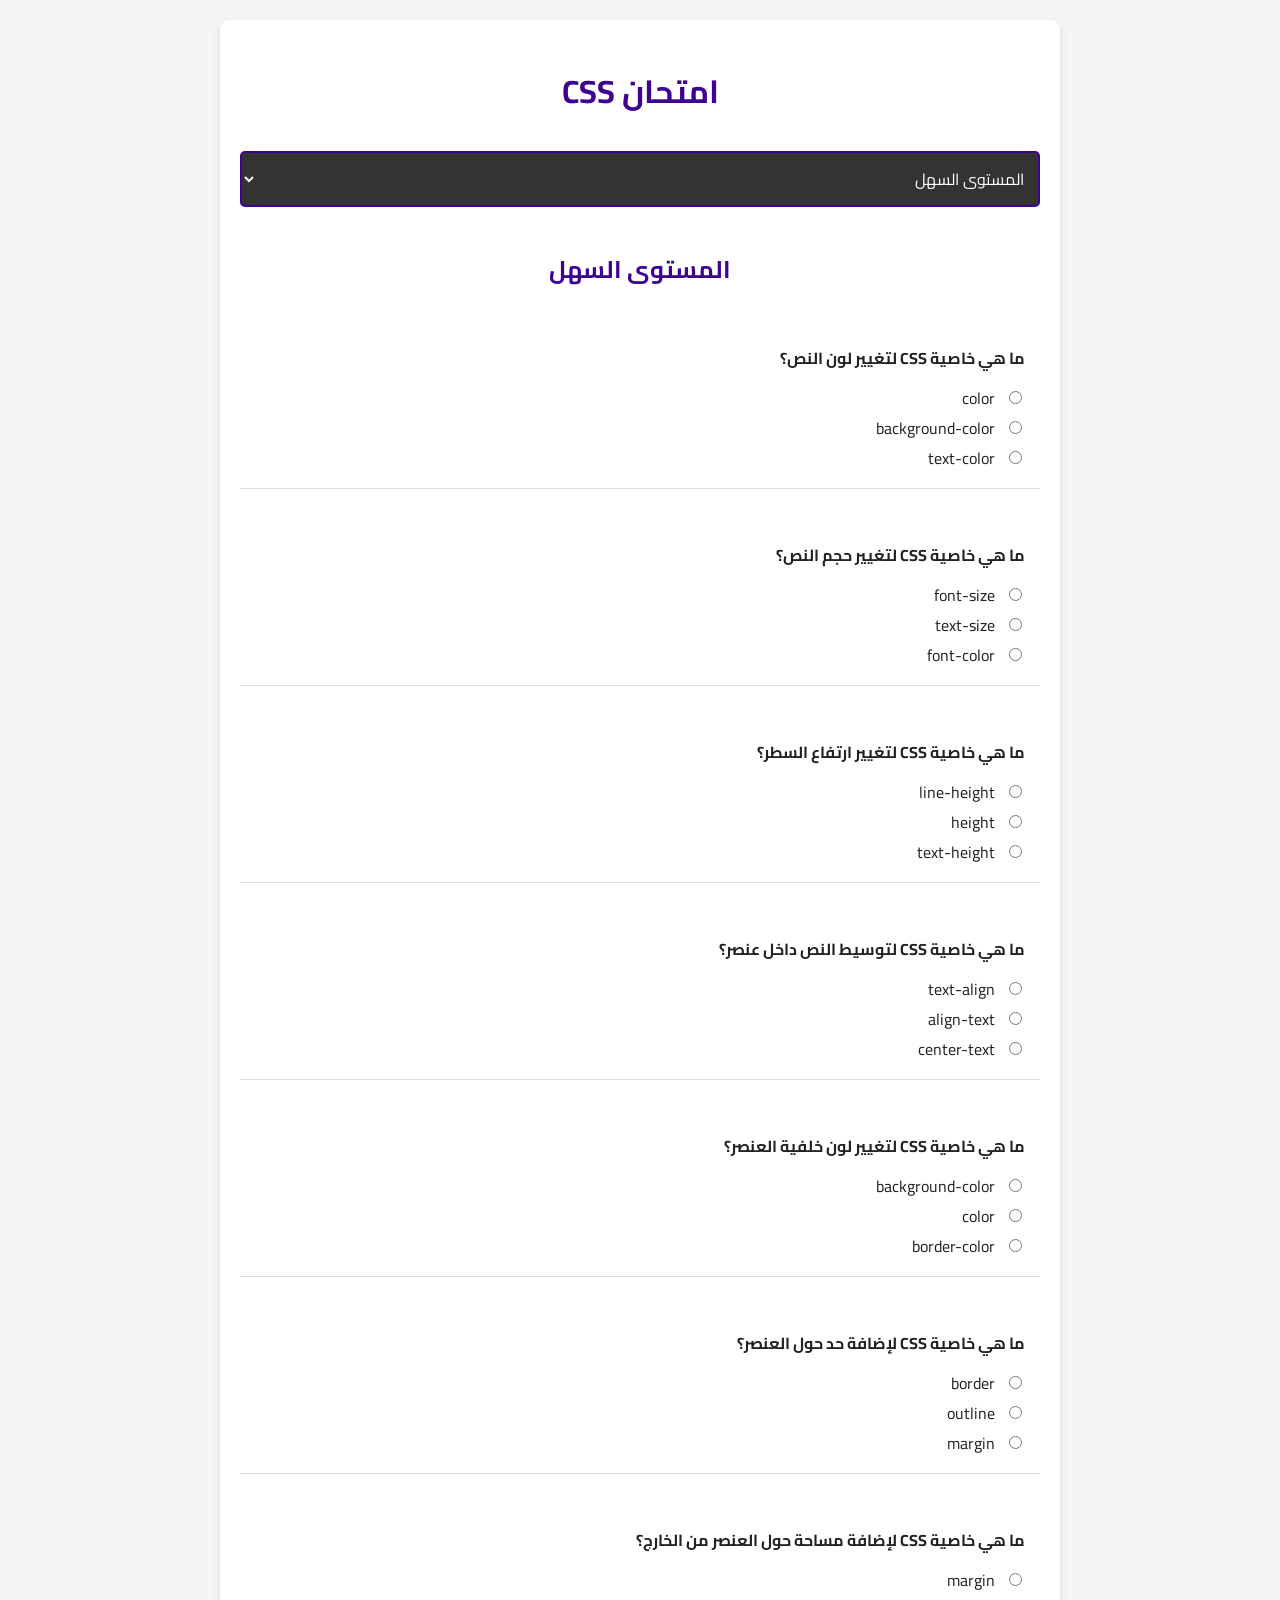
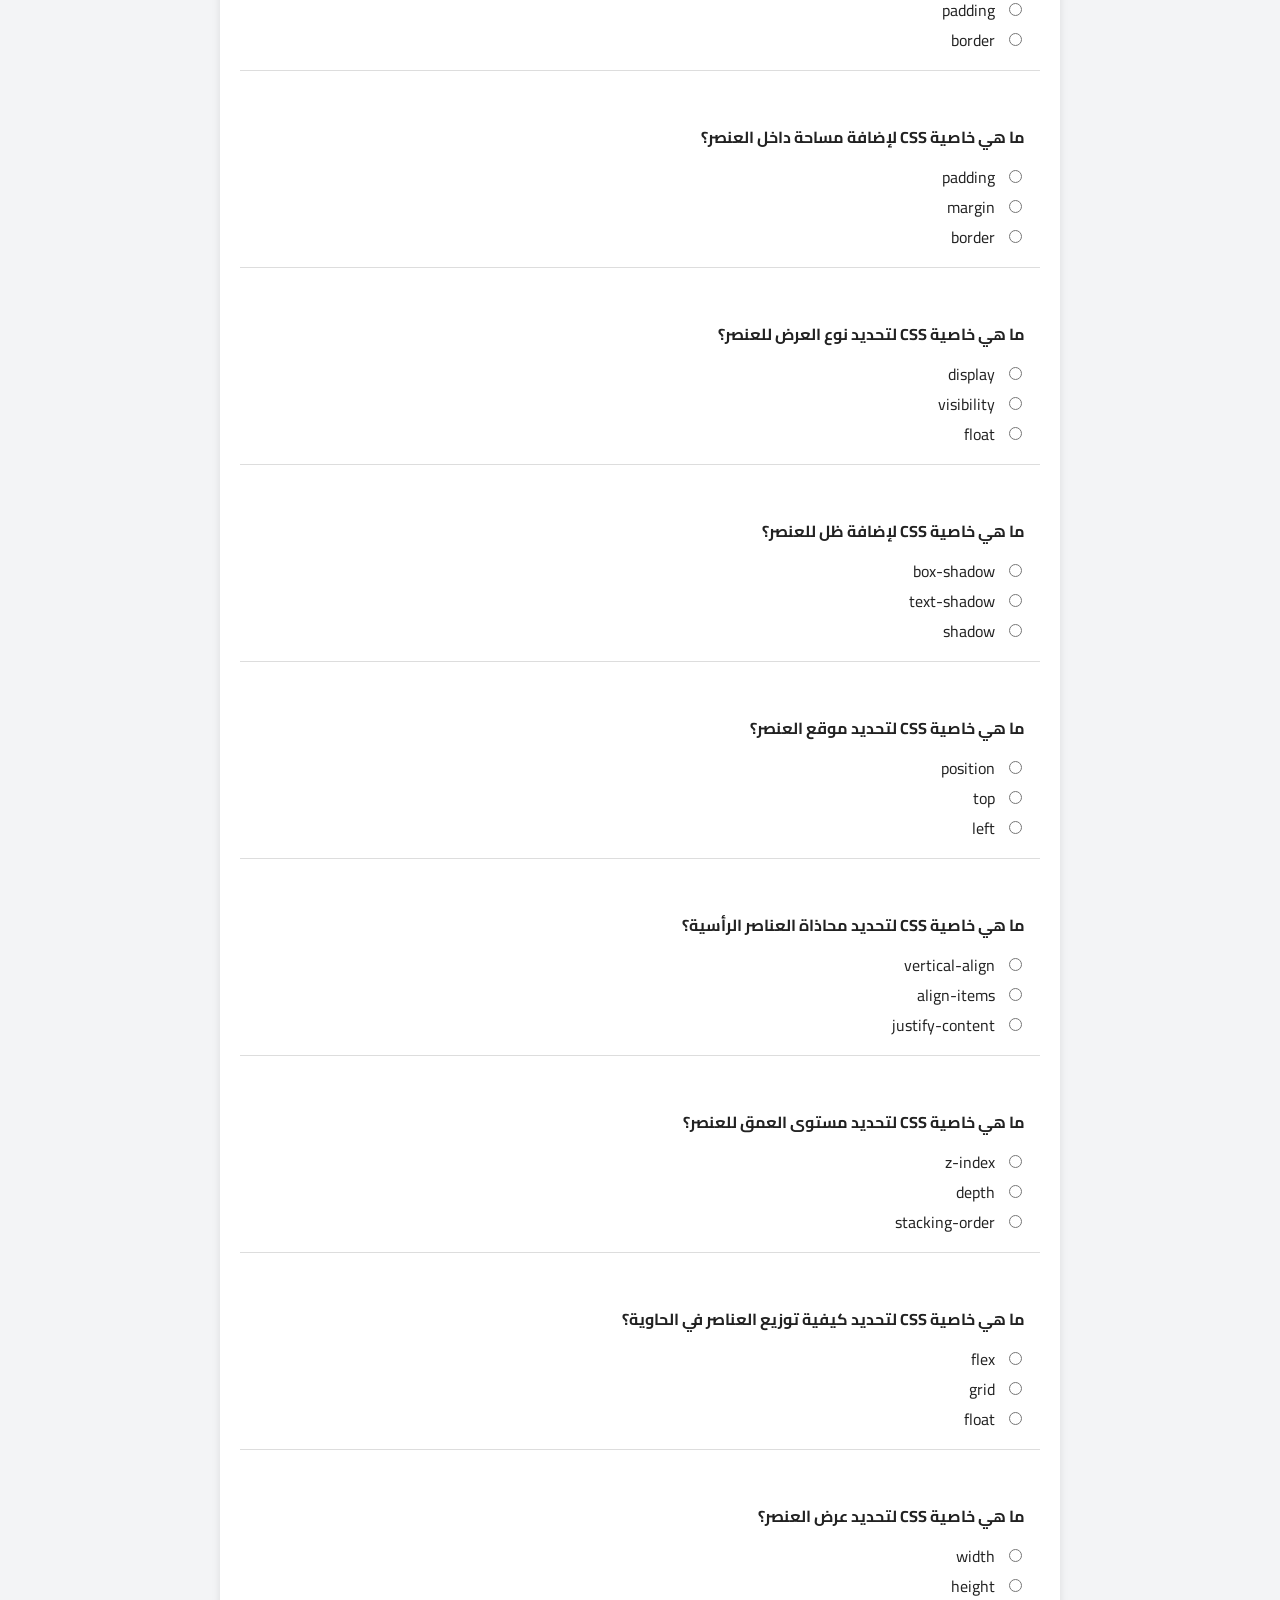
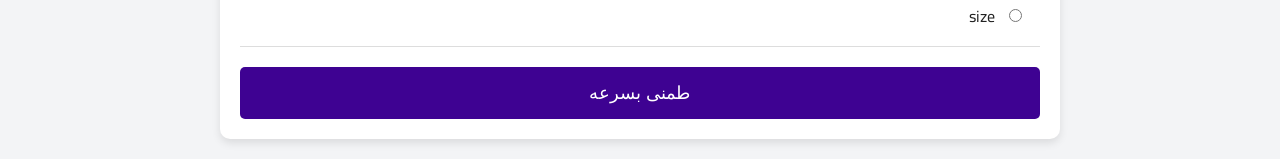
<file: css.html>
<!DOCTYPE html>
<html lang="ar">
<head>
    <meta charset="UTF-8">
    <meta name="viewport" content="width=device-width, initial-scale=1.0">
    <title>امتحان CSS</title>
    <link href="https://fonts.googleapis.com/css2?family=Cairo:wght@400;700&family=Oswald:wght@500&display=swap" rel="stylesheet">
    <style>
       body {
    font-family: 'Cairo', sans-serif;
    background-color: #f3f4f6;
    color: #222;
    padding: 20px;
    margin: 0;
    direction: rtl; /* جعل النصوص تبدأ من اليمين */
}

.container {
    max-width: 800px;
    margin: 0 auto;
    background-color: #fff;
    padding: 20px;
    border-radius: 10px;
    box-shadow: 0 4px 8px rgba(0, 0, 0, 0.1);
}

h1 {
    text-align: center;
    color: #3e0292;
    margin-bottom: 30px;
}

.level-title {
    color: #3e0292;
    margin-top: 40px;
    text-align: center;
}

.question {
    margin-bottom: 20px;
    padding: 15px;
    border-bottom: 1px solid #ddd;
}

.question p {
    font-weight: 700;
    margin-bottom: 10px;
}

input[type="radio"] {
    margin-left: 10px; /* لتناسب الاتجاه من اليمين */
}

button {
    display: block;
    width: 100%;
    padding: 15px;
    background-color: #3e0292;
    color: #fff;
    border: none;
    border-radius: 5px;
    font-size: 18px;
    cursor: pointer;
    transition: background-color 0.3s;
}

button:hover {
    background-color: #6d00fc;
}

.result {
    text-align: center;
    font-size: 24px;
    font-weight: bold;
    margin-top: 30px;
    color: #333;
}

.evaluation-popup {
    display: none;
    position: fixed;
    top: 50%;
    left: 50%;
    transform: translate(-50%, -50%);
    background-color: #fff;
    color: #3e0292;
    padding: 20px;
    border-radius: 10px;
    box-shadow: 0 4px 8px rgba(0, 0, 0, 0.2);
    z-index: 1000;
    text-align: center;
}

.evaluation-popup button {
    background-color: #3e0292;
    color: #fff;
    border: none;
    padding: 10px 20px;
    margin-top: 15px;
    border-radius: 5px;
    cursor: pointer;
    font-size: 16px;
}

.evaluation-popup button:hover {
    background-color: #6d00fc;
}

.hidden {
    display: none;
}

select {
    background-color: #333;
    color: #fff;
    border: 2px solid #3e0292;
    border-radius: 5px;
    padding: 10px;
    font-size: 16px;
    font-family: 'Cairo', sans-serif;
    width: 100%;
    cursor: pointer;
    transition: background-color 0.3s, border-color 0.3s;
}

select:hover {
    background-color: #444;
    border-color: #6d00fc;
}

option {
    background-color: #222;
    color: #fff;
}

select:focus {
    animation: expand 0.3s ease-in-out;
}

@keyframes expand {
    from {
        background-color: #333;
    }
    to {
        background-color: #444;
    }
}

/* تحسين العرض على الشاشات الصغيرة */
@media (max-width: 768px) {
    .container {
        padding: 15px;
    }

    h1 {
        font-size: 1.8em;
    }

    button {
        padding: 10px;
        font-size: 16px;
    }

    .question {
        padding: 10px;
    }

    .result {
        font-size: 20px;
    }
}
    </style>
</head>
<body>
    <div class="container">
        <h1>امتحان CSS</h1>

        <select id="levelSelect">
            <option value="easy">المستوى السهل</option>
            <option value="hard">المستوى المتوسط</option>
            <option value="extra">المستوى الصعب</option>
        </select>

        <div id="easy" class="level-content">
            <h2 class="level-title">المستوى السهل</h2>
            <!-- الأسئلة للمستوى السهل -->
            <div class="question">
                <p>ما هي خاصية CSS لتغيير لون النص؟</p>
                <input type="radio" name="q1" value="color"> color<br>
                <input type="radio" name="q1" value="background-color"> background-color<br>
                <input type="radio" name="q1" value="text-color"> text-color<br>
            </div>
            <div class="question">
                <p>ما هي خاصية CSS لتغيير حجم النص؟</p>
                <input type="radio" name="q2" value="font-size"> font-size<br>
                <input type="radio" name="q2" value="text-size"> text-size<br>
                <input type="radio" name="q2" value="font-color"> font-color<br>
            </div>
            <div class="question">
                <p>ما هي خاصية CSS لتغيير ارتفاع السطر؟</p>
                <input type="radio" name="q3" value="line-height"> line-height<br>
                <input type="radio" name="q3" value="height"> height<br>
                <input type="radio" name="q3" value="text-height"> text-height<br>
            </div>
            <div class="question">
                <p>ما هي خاصية CSS لتوسيط النص داخل عنصر؟</p>
                <input type="radio" name="q4" value="text-align"> text-align<br>
                <input type="radio" name="q4" value="align-text"> align-text<br>
                <input type="radio" name="q4" value="center-text"> center-text<br>
            </div>
            <div class="question">
                <p>ما هي خاصية CSS لتغيير لون خلفية العنصر؟</p>
                <input type="radio" name="q5" value="background-color"> background-color<br>
                <input type="radio" name="q5" value="color"> color<br>
                <input type="radio" name="q5" value="border-color"> border-color<br>
            </div>
            <div class="question">
                <p>ما هي خاصية CSS لإضافة حد حول العنصر؟</p>
                <input type="radio" name="q6" value="border"> border<br>
                <input type="radio" name="q6" value="outline"> outline<br>
                <input type="radio" name="q6" value="margin"> margin<br>
            </div>
            <div class="question">
                <p>ما هي خاصية CSS لإضافة مساحة حول العنصر من الخارج؟</p>
                <input type="radio" name="q7" value="margin"> margin<br>
                <input type="radio" name="q7" value="padding"> padding<br>
                <input type="radio" name="q7" value="border"> border<br>
            </div>
            <div class="question">
                <p>ما هي خاصية CSS لإضافة مساحة داخل العنصر؟</p>
                <input type="radio" name="q8" value="padding"> padding<br>
                <input type="radio" name="q8" value="margin"> margin<br>
                <input type="radio" name="q8" value="border"> border<br>
            </div>
            <div class="question">
                <p>ما هي خاصية CSS لتحديد نوع العرض للعنصر؟</p>
                <input type="radio" name="q9" value="display"> display<br>
                <input type="radio" name="q9" value="visibility"> visibility<br>
                <input type="radio" name="q9" value="float"> float<br>
            </div>
            <div class="question">
                <p>ما هي خاصية CSS لإضافة ظل للعنصر؟</p>
                <input type="radio" name="q10" value="box-shadow"> box-shadow<br>
                <input type="radio" name="q10" value="text-shadow"> text-shadow<br>
                <input type="radio" name="q10" value="shadow"> shadow<br>
            </div>
            <div class="question">
                <p>ما هي خاصية CSS لتحديد موقع العنصر؟</p>
                <input type="radio" name="q11" value="position"> position<br>
                <input type="radio" name="q11" value="top"> top<br>
                <input type="radio" name="q11" value="left"> left<br>
            </div>
            <div class="question">
                <p>ما هي خاصية CSS لتحديد محاذاة العناصر الرأسية؟</p>
                <input type="radio" name="q12" value="vertical-align"> vertical-align<br>
                <input type="radio" name="q12" value="align-items"> align-items<br>
                <input type="radio" name="q12" value="justify-content"> justify-content<br>
            </div>
            <div class="question">
                <p>ما هي خاصية CSS لتحديد مستوى العمق للعنصر؟</p>
                <input type="radio" name="q13" value="z-index"> z-index<br>
                <input type="radio" name="q13" value="depth"> depth<br>
                <input type="radio" name="q13" value="stacking-order"> stacking-order<br>
            </div>
            <div class="question">
                <p>ما هي خاصية CSS لتحديد كيفية توزيع العناصر في الحاوية؟</p>
                <input type="radio" name="q14" value="flex"> flex<br>
                <input type="radio" name="q14" value="grid"> grid<br>
                <input type="radio" name="q14" value="float"> float<br>
            </div>
            <div class="question">
                <p>ما هي خاصية CSS لتحديد عرض العنصر؟</p>
                <input type="radio" name="q15" value="width"> width<br>
                <input type="radio" name="q15" value="height"> height<br>
                <input type="radio" name="q15" value="size"> size<br>
            </div>
        </div>

        <div id="hard" class="level-content hidden">
            <h2 class="level-title">المستوى المتوسط</h2>
            <!-- الأسئلة للمستوى الصعب -->
            <div class="question">
                <p>ما هي خاصية CSS لتغيير ظل النص؟</p>
                <input type="radio" name="q16" value="text-shadow"> text-shadow<br>
                <input type="radio" name="q16" value="box-shadow"> box-shadow<br>
                <input type="radio" name="q16" value="shadow"> shadow<br>
            </div>
            <div class="question">
                <p>ما هي خاصية CSS لتنسيق النصوص عند التمرير؟</p>
                <input type="radio" name="q17" value="overflow"> overflow<br>
                <input type="radio" name="q17" value="scroll"> scroll<br>
                <input type="radio" name="q17" value="auto"> auto<br>
            </div>
            <div class="question">
                <p>ما هي خاصية CSS لتحديد عدد الأعمدة في النصوص؟</p>
                <input type="radio" name="q18" value="column-count"> column-count<br>
                <input type="radio" name="q18" value="columns"> columns<br>
                <input type="radio" name="q18" value="column-width"> column-width<br>
            </div>
            <div class="question">
                <p>ما هي خاصية CSS لتوسيع المحتوى ليملأ مساحة الحاوية؟</p>
                <input type="radio" name="q19" value="flex-grow"> flex-grow<br>
                <input type="radio" name="q19" value="width"> width<br>
                <input type="radio" name="q19" value="height"> height<br>
            </div>
            <div class="question">
                <p>ما هي خاصية CSS لإخفاء عناصر معينة فقط عند الطباعة؟</p>
                <input type="radio" name="q20" value="display"> display<br>
                <input type="radio" name="q20" value="visibility"> visibility<br>
                <input type="radio" name="q20" value="media-query"> media-query<br>
            </div>
            <div class="question">
                <p>ما هي خاصية CSS لتطبيق تأثيرات التحويل على العناصر؟</p>
                <input type="radio" name="q21" value="transform"> transform<br>
                <input type="radio" name="q21" value="transition"> transition<br>
                <input type="radio" name="q21" value="animation"> animation<br>
            </div>
            <div class="question">
                <p>ما هي خاصية CSS لتغيير الخلفية باستخدام تدرج لوني؟</p>
                <input type="radio" name="q22" value="linear-gradient"> linear-gradient<br>
                <input type="radio" name="q22" value="radial-gradient"> radial-gradient<br>
                <input type="radio" name="q22" value="background-color"> background-color<br>
            </div>
            <div class="question">
                <p>ما هي خاصية CSS لتغيير محاذاة العناصر على المحور الرئيسي؟</p>
                <input type="radio" name="q23" value="justify-content"> justify-content<br>
                <input type="radio" name="q23" value="align-items"> align-items<br>
                <input type="radio" name="q23" value="align-content"> align-content<br>
            </div>
            <div class="question">
                <p>ما هي خاصية CSS لتغيير حجم النصوص بشكل استجابة؟</p>
                <input type="radio" name="q24" value="font-size"> font-size<br>
                <input type="radio" name="q24" value="viewport-width"> viewport-width<br>
                <input type="radio" name="q24" value="font-weight"> font-weight<br>
            </div>
            <div class="question">
                <p>ما هي خاصية CSS لتغيير شكل الحافة؟</p>
                <input type="radio" name="q25" value="border-radius"> border-radius<br>
                <input type="radio" name="q25" value="border-style"> border-style<br>
                <input type="radio" name="q25" value="border-width"> border-width<br>
            </div>
            <div class="question">
                <p>ما هي خاصية CSS لتحديد إطار ملون حول النص؟</p>
                <input type="radio" name="q26" value="text-shadow"> text-shadow<br>
                <input type="radio" name="q26" value="border"> border<br>
                <input type="radio" name="q26" value="outline"> outline<br>
            </div>
            <div class="question">
                <p>ما هي خاصية CSS لتحديد صورة خلفية باستخدام تدرج لوني؟</p>
                <input type="radio" name="q27" value="background-image"> background-image<br>
                <input type="radio" name="q27" value="linear-gradient"> linear-gradient<br>
                <input type="radio" name="q27" value="radial-gradient"> radial-gradient<br>
            </div>
            <div class="question">
                <p>ما هي خاصية CSS لتغيير نوع الكتابة؟</p>
                <input type="radio" name="q28" value="font-family"> font-family<br>
                <input type="radio" name="q28" value="font-style"> font-style<br>
                <input type="radio" name="q28" value="font-weight"> font-weight<br>
            </div>
            <div class="question">
                <p>ما هي خاصية CSS لتغيير حركة النصوص داخل العنصر؟</p>
                <input type="radio" name="q29" value="animation"> animation<br>
                <input type="radio" name="q29" value="transition"> transition<br>
                <input type="radio" name="q29" value="transform"> transform<br>
            </div>
            <div class="question">
                <p>ما هي خاصية CSS لتحديد كيفية تنسيق العناصر داخل العنصر؟</p>
                <input type="radio" name="q30" value="font-family"> font-family<br>
                <input type="radio" name="q30" value="text-transform"> text-transform<br>
                <input type="radio" name="q30" value="font-style"> font-style<br>
            </div>
            <div class="question">
                <p>ما هي خاصية CSS لتحديد كيفية تصرف العناصر عند تصغير الحجم؟</p>
                <input type="radio" name="q31" value="overflow"> overflow<br>
                <input type="radio" name="q31" value="flex"> flex<br>
                <input type="radio" name="q31" value="grid"> grid<br>
            </div>
            <div class="question">
                <p>ما هي خاصية CSS لتحديد شكل العنصر عند اللمس؟</p>
                <input type="radio" name="q32" value="cursor"> cursor<br>
                <input type="radio" name="q32" value="pointer-events"> pointer-events<br>
                <input type="radio" name="q32" value="touch-action"> touch-action<br>
            </div>
            <div class="question">
                <p>ما هي خاصية CSS لتغيير زاوية دوران العنصر؟</p>
                <input type="radio" name="q33" value="transform"> transform<br>
                <input type="radio" name="q33" value="rotate"> rotate<br>
                <input type="radio" name="q33" value="perspective"> perspective<br>
            </div>
        </div>

        <div id="extra" class="level-content hidden">
            <h2 class="level-title">المستوى الصعب</h2>
            <!-- الأسئلة للمستوى الصعب جدا -->
            <div class="question">
                <p>ما هي خاصية CSS لتحديد كيفية تحديد عناصر الشبكة؟</p>
                <input type="radio" name="q34" value="grid-area"> grid-area<br>
                <input type="radio" name="q34" value="grid-template-areas"> grid-template-areas<br>
                <input type="radio" name="q34" value="grid-column"> grid-column<br>
            </div>
            <div class="question">
                <p>ما هي خاصية CSS لتحديد كيفية توزيع العناصر في الشبكة؟</p>
                <input type="radio" name="q35" value="grid-template-columns"> grid-template-columns<br>
                <input type="radio" name="q35" value="grid-template-rows"> grid-template-rows<br>
                <input type="radio" name="q35" value="grid-column"> grid-column<br>
            </div>
            <div class="question">
                <p>ما هي خاصية CSS لتحديد اتجاه العناصر في الشبكة؟</p>
                <input type="radio" name="q36" value="grid-auto-flow"> grid-auto-flow<br>
                <input type="radio" name="q36" value="grid-template-areas"> grid-template-areas<br>
                <input type="radio" name="q36" value="grid-template-columns"> grid-template-columns<br>
            </div>
            <div class="question">
                <p>ما هي خاصية CSS لتحديد كيفية تصرف العناصر عند التمرير؟</p>
                <input type="radio" name="q37" value="overflow"> overflow<br>
                <input type="radio" name="q37" value="scroll"> scroll<br>
                <input type="radio" name="q37" value="auto"> auto<br>
            </div>
            <div class="question">
                <p>ما هي خاصية CSS لتحديد كيفية تأثير التفاعل مع العناصر؟</p>
                <input type="radio" name="q38" value="pointer-events"> pointer-events<br>
                <input type="radio" name="q38" value="touch-action"> touch-action<br>
                <input type="radio" name="q38" value="user-select"> user-select<br>
            </div>
            <div class="question">
                <p>ما هي خاصية CSS لتحديد تأثير العناصر على خلفية أخرى؟</p>
                <input type="radio" name="q39" value="mix-blend-mode"> mix-blend-mode<br>
                <input type="radio" name="q39" value="background-blend-mode"> background-blend-mode<br>
                <input type="radio" name="q39" value="filter"> filter<br>
            </div>
            <div class="question">
                <p>ما هي خاصية CSS لتحديد استجابة العنصر لحجم الشاشة؟</p>
                <input type="radio" name="q40" value="media-query"> media-query<br>
                <input type="radio" name="q40" value="viewport"> viewport<br>
                <input type="radio" name="q40" value="responsive"> responsive<br>
            </div>
            <div class="question">
                <p>ما هي خاصية CSS لتحديد توزيع العناصر في الحاوية باستخدام الشبكة؟</p>
                <input type="radio" name="q41" value="grid"> grid<br>
                <input type="radio" name="q41" value="flex"> flex<br>
                <input type="radio" name="q41" value="float"> float<br>
            </div>
            <div class="question">
                <p>ما هي خاصية CSS لتحديد تباعد العناصر في الشبكة؟</p>
                <input type="radio" name="q42" value="grid-gap"> grid-gap<br>
                <input type="radio" name="q42" value="gap"> gap<br>
                <input type="radio" name="q42" value="spacing"> spacing<br>
            </div>
            <div class="question">
                <p>ما هي خاصية CSS لتحديد تأثيرات الأبعاد ثلاثية الأبعاد؟</p>
                <input type="radio" name="q43" value="perspective"> perspective<br>
                <input type="radio" name="q43" value="transform"> transform<br>
                <input type="radio" name="q43" value="translate"> translate<br>
            </div>
            <div class="question">
                <p>ما هي خاصية CSS لتحديد كيف يتفاعل العنصر مع الحاوية؟</p>
                <input type="radio" name="q44" value="contain"> contain<br>
                <input type="radio" name="q44" value="containment"> containment<br>
                <input type="radio" name="q44" value="overflow"> overflow<br>
            </div>
            <div class="question">
                <p>ما هي خاصية CSS لتحديد تأثيرات التباين في الصور؟</p>
                <input type="radio" name="q45" value="filter"> filter<br>
                <input type="radio" name="q45" value="contrast"> contrast<br>
                <input type="radio" name="q45" value="brightness"> brightness<br>
            </div>
            <div class="question">
                <p>ما هي خاصية CSS لتحديد تأثيرات التحويل في المسافات بين العناصر؟</p>
                <input type="radio" name="q46" value="transform"> transform<br>
                <input type="radio" name="q46" value="transition"> transition<br>
                <input type="radio" name="q46" value="animation"> animation<br>
            </div>
            <div class="question">
                <p>ما هي خاصية CSS لتحديد تأثيرات النصوص عند التمرير؟</p>
                <input type="radio" name="q47" value="text-overflow"> text-overflow<br>
                <input type="radio" name="q47" value="overflow"> overflow<br>
                <input type="radio" name="q47" value="white-space"> white-space<br>
            </div>
            <div class="question">
                <p>ما هي خاصية CSS لتحديد كيفية تنسيق العناصر عند استخدام الشبكة؟</p>
                <input type="radio" name="q48" value="grid-template-areas"> grid-template-areas<br>
                <input type="radio" name="q48" value="grid-template-columns"> grid-template-columns<br>
                <input type="radio" name="q48" value="grid-auto-flow"> grid-auto-flow<br>
            </div>
            <div class="question">
                <p>ما هي خاصية CSS لتحديد شكل العنصر عند التمرير؟</p>
                <input type="radio" name="q49" value="overflow"> overflow<br>
                <input type="radio" name="q49" value="scroll"> scroll<br>
                <input type="radio" name="q49" value="auto"> auto<br>
            </div>
            <div class="question">
                <p>ما هي خاصية CSS لتحديد مستوى العمق في الشبكة؟</p>
                <input type="radio" name="q50" value="z-index"> z-index<br>
                <input type="radio" name="q50" value="perspective"> perspective<br>
                <input type="radio" name="q50" value="translate"> translate<br>
            </div>
            <div class="question">
                <p>ما هي خاصية CSS لتحديد تأثيرات الألوان عند الطباعة؟</p>
                <input type="radio" name="q51" value="print-color"> print-color<br>
                <input type="radio" name="q51" value="color"> color<br>
                <input type="radio" name="q51" value="background-color"> background-color<br>
            </div>
        </div>

        <button id="submitBtn">طمنى بسرعه</button>
    </div>

    <div id="popup" class="evaluation-popup">
        <p id="resultMessage"></p>
        <button id="closePopup">إغلاق</button>
    </div>

    <script>
        // Toggle visibility of questions based on selected level
        document.getElementById('levelSelect').addEventListener('change', function() {
            const selectedLevel = this.value;
            document.querySelectorAll('.level-content').forEach(function(content) {
                content.classList.add('hidden');
            });
            document.getElementById(selectedLevel).classList.remove('hidden');
        });

        document.getElementById('submitBtn').addEventListener('click', function() {
            let score = 0;
            // Define correct answers
            const correctAnswers = {
                q1: 'color',
                q2: 'font-size',
                q3: 'line-height',
                q4: 'text-align',
                q5: 'background-color',
                q6: 'border',
                q7: 'margin',
                q8: 'padding',
                q9: 'display',
                q10: 'box-shadow',
                q11: 'position',
                q12: 'vertical-align',
                q13: 'z-index',
                q14: 'flex',
                q15: 'width',
                q16: 'text-shadow',
                q17: 'overflow',
                q18: 'column-count',
                q19: 'flex-grow',
                q20: 'display',
                q21: 'transform',
                q22: 'linear-gradient',
                q23: 'justify-content',
                q24: 'viewport-width',
                q25: 'border-radius',
                q26: 'outline',
                q27: 'linear-gradient',
                q28: 'font-family',
                q29: 'animation',
                q30: 'font-family',
                q31: 'overflow',
                q32: 'cursor',
                q33: 'transform',
                q34: 'grid-area',
                q35: 'grid-template-columns',
                q36: 'grid-auto-flow',
                q37: 'overflow',
                q38: 'pointer-events',
                q39: 'mix-blend-mode',
                q40: 'media-query',
                q41: 'grid',
                q42: 'grid-gap',
                q43: 'perspective',
                q44: 'contain',
                q45: 'filter',
                q46: 'transform',
                q47: 'text-overflow',
                q48: 'grid-template-areas',
                q49: 'overflow',
                q50: 'z-index',
                q51: 'print-color'
            };

            // Calculate score
            for (const [key, value] of Object.entries(correctAnswers)) {
                const selected = document.querySelector(`input[name="${key}"]:checked`);
                if (selected && selected.value === value) {
                    score++;
                }
            }

            // Show result
            const resultMessage = `نتيجتك هي: ${score} من أصل ${Object.keys(correctAnswers).length}`;
            document.getElementById('resultMessage').textContent = resultMessage;
            document.getElementById('popup').style.display = 'block';
        });

        // Close popup
        document.getElementById('closePopup').addEventListener('click', function() {
            document.getElementById('popup').style.display = 'none';
        });
    </script>
</body>
</html>
</file>
<file: styles.css>
@import url('https://fonts.googleapis.com/css2?family=Cairo:wght@400;700&display=swap');

:root {
    --primary-color: #2C3E50; /* لون أزرق داكن */
    --secondary-color: #3498DB; /* لون أزرق فاتح */
    --background-color: #ECF0F1; /* لون خلفية فاتح */
    --text-color: #2C3E50; /* لون نص داكن */
    --text-color-light: #7F8C8D; /* لون نص فاتح */
    --white: #ffffff; /* أبيض */
    --black: #000000; /* أسود */
    --shadow: 0 4px 8px rgba(0, 0, 0, 0.1); /* ظل خفيف */
    --shadow-hover: 0 6px 12px rgba(0, 0, 0, 0.2); /* ظل عند التمرير */
    --transition: all 0.3s ease; /* انتقال سلس */
}
/*home page*/ 
header {
    padding: 80px 20px;
    background: linear-gradient(90deg, #2C3E50 0%, #3498DB 100%); /* تدرج لوني أزرق */
    color: #fff;
    position: relative;
    box-shadow: 0 4px 8px rgba(0, 0, 0, 0.2);
}
header img {
   cursor: pointer;
} 
header h1 {
    font-size: 3rem;
    margin-bottom: 15px;
    animation: fadeIn 1s ease-in-out;
    color: black;
}
header p {
    font-size: 1.2rem;
    margin-bottom: 30px;
    color: #e0e0e0; 
    animation: fadeIn 1.5s ease-in-out;
}
.cta-button {
    display: inline-block;
    margin-top: 30px;
    padding: 12px 30px;
    background-color: #3498DB;
    text-decoration: none;
    color: #fff;
    font-size: 1.2rem;
    font-weight: bold;
    border-radius: 8px;
    transition: transform 0.3s, background-color 0.3s;
    box-shadow: 0 4px 8px rgba(0, 0, 0, 0.2);
    animation: bounceIn 1s ease-in-out;
}
.dark-theme .cta-button {
    background-color: #237bbe;
    color: white;
    
}
.cta-button:hover {
    background-color: #2980B9; 
    transform: scale(1.05);
}
.logo {
    position: absolute;
    top: 20px;
    right: 20px;
    width: 100px;
    height: auto; 
}
.content {
    padding: 50px 20px;
    background-color: #fff;
    margin: 20px auto;
    max-width: 800px;
    border-radius: 10px;
    box-shadow: 0 4px 8px rgba(0, 0, 0, 0.1);
}
.dark-theme .content {
    background-color: #1E1E1E;
    color: #ffffff;
    box-shadow: 0 4px 8px rgba(255, 255, 255, 0.1);
}
.content h2 {
    font-size: 2rem;
    margin-bottom: 20px;
    color: #2C3E50; 
}
.dark-theme .content h2 {
    color: #ffffff;
}
.content p {
    font-size: 1.1rem;
    color: #333;
    margin-bottom: 20px;
}
.dark-theme .content p {
    color: #cccccc;
}
.features {
    display: flex;
    justify-content: space-around;
    flex-wrap: wrap;
    margin-top: 30px;
}
.feature {
    background-color: #3498DB;
    color: #fff;
    padding: 20px;
    border-radius: 10px;
    width: 30%;
    margin: 10px;
    box-shadow: 0 4px 8px rgba(0, 0, 0, 0.2);
    transition: transform 0.3s, background-color 0.3s;
}
.feature:hover {
    background-color: #2980B9;
    transform: translateY(-10px);
}
.feature h3 {
    font-size: 1.5rem;
    margin-bottom: 10px;
}
.feature p {
    font-size: 1rem;
    color: #e0e0e0;
}
/* Footer */
.site-footer {
    background: linear-gradient(90deg, var(--primary-color) 0%, var(--secondary-color) 100%);
    color: #eaeaea;
    padding: 30px 20px;
    text-align: center;
}

.footer-content {
    display: flex;
    flex-wrap: wrap;
    justify-content: center;
    gap: 20px;
}

.footer-bottom {
    margin-top: 20px;
    font-size: 0.9em;
    border-top: 1px solid #444;
    padding-top: 10px;
    color: #ccc;
}

.footer-content a {
    color: var(--secondary-color);
    text-decoration: none;
    transition: color 0.3s;
}

.footer-content a:hover {
    color: #ffffff;
}

.logo-goal-container {
    display: flex;
    align-items: center;
    gap: 15px;
    text-align: right;
    margin-bottom: 15px;
}

.footer-logo {
    width: 100px;
    height: 104px;
    margin-right: 20px;
}

.goal-text h2 {
    color: var(--secondary-color);
    margin-bottom: 10px;
    font-size: 1.5rem;
    text-align: right;
}

.goal-text p {
    color: #eaeaea;
    line-height: 1.6;
    font-size: 1rem;
}
/*team (about us)*/
 .team-section {
            padding: 50px;
            background-color: #f9f9f9;
        }
        .team-section h2 {
            margin-bottom: 20px;
            font-size: 2rem;
            color: #333;
            text-align: center;
        }
        .dark-theme .team-section h2 {
            color: #ffffff;
        }
        .dark-theme .team-section {
            background-color: #121212;
            color: #ffffff;
        }
        .team-container {
            display: flex;
            flex-wrap: wrap;
            justify-content: center;
            gap: 20px;
        }
        .dark-theme .team-container {
            background-color: #121212;
            color: #ffffff;
        }
        .team-card {
            background-color: #fff;
            border: 1px solid #ddd;
            border-radius: 10px;
            padding: 20px;
            text-align: center;
            width: 250px;
            box-shadow: 0 4px 6px rgba(0, 0, 0, 0.1);
            transition: transform 0.2s;
        }
        .dark-theme .team-card {
            background-color: #1E1E1E;
            color: #ffffff;
            box-shadow: 0 4px 8px rgba(255, 255, 255, 0.1);
        }
        .team-card:hover {
            transform: translateY(-5px);
        }
        .team-card img {
            width: 100px;
            height: 100px;
            border-radius: 50%;
            margin-bottom: 15px;
        }
        .team-card h3 {
            font-size: 18px;
            color: #333;
            margin: 10px 0;
        }
        .dark-theme .team-card h3 {
            color: #ffffff;
        }
        .team-card p {
            font-size: 14px;
            color: #666;
        }
        .dark-theme .team-card p {
            color: #cccccc;
        }
        .social-links {
            margin-top: 10px;
        }
        .social-links a {
            margin: 0 10px;
            font-size: 20px;
            color: #333;
            text-decoration: none;
            transition: color 0.3s ease;
        }
        
        .social-links a:hover {
            color: #0072b1; 
        }
        
/* Animations */
@keyframes fadeIn {
    0% {
        opacity: 0;
    }
    100% {
        opacity: 1;
    }
}

@keyframes bounceIn {
    0% {
        transform: scale(0.8);
        opacity: 0;
    }
    60% {
        transform: scale(1.1);
        opacity: 1;
    }
    100% {
        transform: scale(1);
    }
}

/* التعديلات الخاصة بالهاتف المحمول */
@media (max-width: 768px) {
    header h1 {
        font-size: 2rem; 
    }

    header p {
        font-size: 1rem;
    }

    .cta-button {
        font-size: 1rem; 
        padding: 10px 20px;
    }

    .logo {
        width: 20px; 
    }

    .content {
        padding: 30px 15px; 
    }

    .content h2 {
        font-size: 1.5rem;
    }

    .content p {
        font-size: 1rem; 
    }

    .features {
        flex-direction: column; /* جعل الـ Features تظهر بشكل عمودي */
    }

    .feature {
        width: 100%; /* جعل الـ Feature يأخذ العرض الكامل */
        margin: 10px 0; /* تعديل الـ Margin */
    }
}

@media (max-width: 480px) {
    header h1 {
        font-size: 1.5rem; /* تقليل حجم العنوان أكثر */
    }

    header p {
        font-size: 0.9rem; /* تقليل حجم النص أكثر */
    }

    .cta-button {
        font-size: 0.9rem; /* تقليل حجم زر الـ CTA أكثر */
        padding: 8px 16px; /* تقليل حجم الزر أكثر */
    }

    .logo {
        width: 15px; /* تقليل حجم الشعار أكثر */
    }

    .content h2 {
        font-size: 1.2rem; /* تقليل حجم العنوان أكثر */
    }

    .content p {
        font-size: 0.9rem; /* تقليل حجم النص أكثر */
    }
}

* {
    margin: 0;
    padding: 0;
    box-sizing: border-box;
    font-family: 'Cairo', sans-serif;
    scroll-behavior: smooth;
}

body {
    background-color: var(--background-color);
    color: var(--text-color);
    overflow-x: hidden;
}

h1, h2 {
    text-align: center;
    color: var(--primary-color);
}

p {
    color: var(--text-color);
    text-align: center;
}

/* Header */
.top-header {
    background: linear-gradient(90deg, var(--primary-color) 0%, var(--secondary-color) 100%);
    color: var(--white);
    display: flex;
    justify-content: space-between;
    align-items: center;
    padding: 10px 20px; /* تقليل الحشوة */
    box-shadow: var(--shadow);
    position: relative; /* لإضافة القائمة المنسدلة */
}

/* الأيقونات في الهيدر */
.header-icons {
    display: flex;
    gap: 15px;
    align-items: center;
}

.header-icon {
    width: 20px; /* حجم أصغر للأيقونات */
    height: 20px;
    transition: var(--transition);
}

.header-icon:hover {
    transform: scale(1.2);
}

/* أيقونة القائمة (Menu Icon) */
.menu-icon {
    display: none; /* مخفية بشكل افتراضي */
    flex-direction: column;
    cursor: pointer;
    background-color: transparent;
    padding: 8px;
    border-radius: 5px;
}

.menu-icon .bar {
    width: 25px;
    height: 3px;
    background-color: var(--white);
    margin: 4px 0;
    transition: 0.4s;
}

/* تحريك أيقونة القائمة عند النقر */
.change .bar:nth-child(1) {
    transform: rotate(-45deg) translate(-5px, 6px);
}

.change .bar:nth-child(2) {
    opacity: 0;
}

.change .bar:nth-child(3) {
    transform: rotate(45deg) translate(-5px, -6px);
}

/* القائمة العلوية (Top Nav) */
.top-nav {
    flex: 1;
    display: flex;
    justify-content: center;
    align-items: center;
}

.top-nav ul {
    list-style: none;
    display: flex;
    gap: 20px;
}

.top-nav a {
    color: var(--white);
    text-decoration: none;
    font-weight: bold;
    transition: color 0.3s;
}

.top-nav a:hover {
    color: var(--secondary-color);
}

/* Dark Theme */
.dark-theme .top-nav {
    background: linear-gradient(90deg, #000 0%, #444 100%);
}

body.dark-theme {
    background-color: #121212;
    color: #ffffff;
}

.dark-theme .section-card {
    background-color: #1E1E1E;
    color: #ffffff;
    box-shadow: 0 4px 8px rgba(255, 255, 255, 0.1);
}

.dark-theme .top-header {
    background: linear-gradient(90deg, #000 0%, #444 100%);
}

.dark-theme .section-card h3 {
    color: #ffffff;
}

.dark-theme .section-card p {
    color: #cccccc;
}

.dark-theme .site-footer {
    background: linear-gradient(90deg, #000 0%, #222 100%);
}

.dark-theme a {
    color: var(--secondary-color);
}

.dark-theme a:hover {
    color: #ffffff;
}

.dark-theme .menu-icon .bar {
    background-color: #ffffff; /* اللون الأزرق في الوضع الليلي */
}

.dark-theme .header-icon {
    filter: invert(1);
}

.dark-theme .top-nav ul {
    list-style: none;
    display: flex;
    gap: 25px;
}

.dark-theme .top-nav a {
    color: white;
    text-decoration: none;
    font-weight: bold;
    transition: color 0.3s;
}

.dark-theme .top-nav a:hover {
    color: var(--secondary-color);
}
.dark-theme h1{
    color: #ffffff;
}
.dark-theme h2{
    color: #ffffff;
}
.icon-link {
    display: inline-block;
}

.dark-theme .course-card,
.dark-theme .section-card,
.dark-theme .game-card,
.dark-theme .book-card {
    background-color: #1E1E1E;
    color: #ffffff;
    box-shadow: 0 4px 8px rgba(255, 255, 255, 0.1);
}

.dark-theme .course-card h3,
.dark-theme .section-card h3,
.dark-theme .game-card h3,
.dark-theme .book-card h3 {
    color: #ffffff;
}

.dark-theme .course-card p,
.dark-theme .section-card p,
.dark-theme .game-card p,
.dark-theme .book-card p {
    color: #cccccc;
}

.dark-theme .course-card a,
.dark-theme .section-card button,
.dark-theme .game-card a,
.dark-theme .book-card a {
    background-color: var(--primary-color);
    color: #ffffff;
}

.dark-theme .course-card a:hover,
.dark-theme .section-card button:hover,
.dark-theme .game-card a:hover,
.dark-theme .book-card a:hover {
    background-color: #2980B9; /* لون أزرق أغمق */
}


.logo-container {
    flex-shrink: 0;
}

.header-logo {
    width: 30px;
    height: 30px;
}

.container {
    display: flex;
    justify-content: center;
    padding: 20px;
}

/* Courses style */
header input[type="text"] {
    width: 60%;
    padding: 10px;
    border-radius: 5px;
    border: 1px solid #ddd;
}

main {
    padding: 20px;
}

.section-title {
    margin: 20px 0;
    font-size: 1.5em;
    color: var(--primary-color); /* استخدام اللون الأساسي */
}

.courses-grid {
    display: grid;
    grid-template-columns: repeat(auto-fit, minmax(250px, 1fr));
    gap: 20px;
}

.course-card {
    background-color: var(--white);
    border: 1px solid #ddd;
    border-radius: 8px;
    overflow: hidden;
    box-shadow: var(--shadow);
    transition: transform 0.2s, box-shadow 0.2s;
}

.course-card a {
    display: inline-block;
    margin-top: 10px;
    padding: 6px 10px;
    background-color: var(--primary-color);
    color: var(--white);
    text-decoration: none;
    border-radius: 5px;
    cursor: pointer;
    font-size: 14px;
    position: relative;
}

.course-card:hover {
    transform: scale(1.05);
    box-shadow: var(--shadow-hover);
}

.course-card img {
    width: 100%;
    height: 150px;
    object-fit: cover;
}

.course-card-content {
    padding: 15px;
}

.course-card-content h3 {
    margin: 0;
    font-size: 1.2em;
    color: var(--primary-color);
}

.course-card-content p {
    margin: 10px 0;
    color: var(--text-color-light);
}

.course-card-content button {
    background: linear-gradient(90deg, var(--primary-color) 0%, var(--secondary-color) 100%);
    color: var(--white);
    border: none;
    padding: 10px 15px;
    border-radius: 5px;
    cursor: pointer;
    transition: background-color 0.2s;
}

.course-card-content button:hover {
    background-color: #2980B9; /* لون أزرق أغمق */
}

footer {
    margin-top: 20px;
    background-color: var(--primary-color);
    color: var(--white);
    padding: 20px;
    text-align: center;
}

/* Sections */
.sections-grid {
    display: grid;
    grid-template-columns: repeat(auto-fill, minmax(250px, 1fr));
    gap: 20px;
    width: 100%;
    max-width: 1200px;
    margin: 0 auto;
}

.section-card {
    background-color: var(--white);
    border-radius: 10px;
    padding: 20px;
    text-align: center;
    box-shadow: var(--shadow);
    transition: transform 0.3s, box-shadow 0.3s;
}

.section-card img {
    max-width: 150px;
    margin-bottom: 15px;
}

.section-card h3 {
    margin-bottom: 10px;
    color: var(--primary-color);
}

.section-card .button-container {
    display: flex;
    flex-direction: column;
    gap: 5px;
}

.section-card button {
    padding: 6px 10px;
    background: linear-gradient(90deg, var(--primary-color) 0%, var(--secondary-color) 100%);
    color: var(--white);
    border: none;
    border-radius: 5px;
    cursor: pointer;
    transition: background-color 0.3s;
    font-size: 14px;
}

.section-card button:hover {
    background-color: #2980B9; /* لون أزرق أغمق */
}

.section-card:hover {
    transform: scale(1.05);
    box-shadow: var(--shadow-hover);
}

/* Games */
.games-grid {
    display: grid;
    grid-template-columns: repeat(auto-fill, minmax(250px, 1fr));
    gap: 20px;
    width: 100%;
    max-width: 1200px;
    margin: 0 auto;
}

.game-card {
    background-color: var(--white);
    border-radius: 10px;
    padding: 20px;
    text-align: center;
    box-shadow: var(--shadow);
    transition: transform 0.3s, box-shadow 0.3s;
}

.game-card img {
    max-width: 150px;
    margin-bottom: 15px;
}

.game-card h3 {
    margin-bottom: 10px;
    color: var(--primary-color);
}

.game-card a {
    display: inline-block;
    margin-top: 10px;
    padding: 6px 10px;
    background-color: var(--primary-color);
    color: var(--white);
    text-decoration: none;
    border-radius: 5px;
    cursor: pointer;
    font-size: 14px;
}

.game-card a:hover {
    background-color: #2980B9; /* لون أزرق أغمق */
}

.game-card:hover {
    transform: scale(1.05);
    box-shadow: var(--shadow-hover);
}

/* Books */
.books-grid {
    display: grid;
    grid-template-columns: repeat(auto-fill, minmax(250px, 1fr));
    gap: 20px;
    width: 100%;
    max-width: 1200px;
    margin: 0 auto;
}

.book-card {
    background-color: var(--white);
    border-radius: 10px;
    padding: 20px;
    text-align: center;
    box-shadow: var(--shadow);
    transition: transform 0.3s, box-shadow 0.3s;
}

.book-card img {
    max-width: 150px;
    margin-bottom: 15px;
}

.book-card h3 {
    font-size: 18px;
    margin: 10px 0;
    color: var(--primary-color);
}

.book-card p {
    font-size: 14px;
    color: var(--text-color-light);
    line-height: 1.5;
}

.book-card .button-container {
    display: flex;
    flex-direction: column;
    gap: 5px;
}

.book-card a {
    display: inline-block;
    margin-top: 15px;
    padding: 10px 20px;
    background: linear-gradient(90deg, var(--primary-color) 0%, var(--secondary-color) 100%);
    color: var(--white);
    text-decoration: none;
    border-radius: 25px;
    cursor: pointer;
    font-size: 16px;
    transition: background-color 0.3s;
}

.book-card a:hover {
    background-color: #2980B9; /* لون أزرق أغمق */
}

/* Animations */
@keyframes slideInLeft {
    0% {
        opacity: 0;
        transform: translateX(-100%);
    }
    100% {
        opacity: 1;
        transform: translateX(0);
    }
}

@keyframes slideInRight {
    0% {
        opacity: 0;
        transform: translateX(100%);
    }
    100% {
        opacity: 1;
        transform: translateX(0);
    }
}

@keyframes bounceIn {
    0%, 20%, 40%, 60%, 80%, 100% {
        animation-timing-function: cubic-bezier(0.215, 0.610, 0.355, 1.000);
    }
    0% {
        opacity: 0;
        transform: scale3d(.3, .3, .3);
    }
    20% {
        transform: scale3d(1.1, 1.1, 1.1);
    }
    40% {
        transform: scale3d(.9, .9, .9);
    }
    60% {
        opacity: 1;
        transform: scale3d(1.03, 1.03, 1.03);
    }
    80% {
        transform: scale3d(.97, .97, .97);
    }
    100% {
        opacity: 1;
        transform: scale3d(1, 1, 1);
    }
}

.section-card, .course-card, .game-card, .book-card {
    animation: slideInLeft 0.6s ease-out;
}

h1, h2, p, .top-header, .top-nav, .footer-content, .footer-bottom {
    animation: slideInRight 0.8s ease-in;
}

.header-icon, .menu-icon, .header-logo {
    animation: bounceIn 0.5s ease-in-out;
}

@keyframes fadeInUp {
    0% {
        opacity: 0;
        transform: translateY(20px);
    }
    100% {
        opacity: 1;
        transform: translateY(0);
    }
}

@keyframes fadeIn {
    0% {
        opacity: 0;
    }
    100% {
        opacity: 1;
    }
}

@keyframes scaleUp {
    0% {
        transform: scale(0.8);
    }
    100% {
        transform: scale(1);
    }
}

.section-card, .course-card, .game-card, .book-card {
    animation: fadeInUp 0.6s ease-out;
}

h1, h2, p, .top-header, .top-nav, .footer-content, .footer-bottom {
    animation: fadeIn 0.8s ease-in;
}

.header-icon, .menu-icon, .header-logo {
    animation: scaleUp 0.5s ease-in-out;
}

/* Media Queries for Responsive Design */
@media (max-width: 768px) {
    .menu-icon {
        display: flex;
    }


    .top-nav {
        position: absolute;
        top: 100%; /* وضع القائمة تحت الهيدر */
        right: 0;
        background: linear-gradient(90deg, var(--primary-color) 0%, var(--secondary-color) 100%);
        width: 100%; /* عرض كامل */
        height: auto;
        flex-direction: column;
        align-items: center;
        transform: translateX(100%); /* إخفاء القائمة */
        transition: transform 0.3s ease-in-out;
        padding: 10px 0;
    }

    .top-nav.active {
        transform: translateX(0); /* إظهار القائمة */
    }

    .top-nav ul {
        flex-direction: column;
        gap: 10px;
    }

    .header-icons {
        gap: 10px; /* تقليل المسافة بين الأيقونات */
    }

    .header-icon {
        width: 20px; /* تصغير حجم الأيقونات */
        height: 20px;
    }

    .sections-grid {
        grid-template-columns: 1fr;
    }

    .header-logo {
        width: 25px;
        height: 25px;
    }

    .section-card img {
        max-width: 120px;
    }

    .section-card h3 {
        font-size: 1.2em;
    }
    @media (max-width: 768px) {
        .logo {
            width: 100px; /* الحفاظ على نفس الحجم للشعار */
        }
    }
}

@media (max-width: 480px) {
    .top-header {
        flex-direction: row; /* الحفاظ على تخطيط أفقي */
        align-items: center;
        padding: 8px;
    }
    @media (max-width: 768px) {
        .footer-content {
            flex-direction: row; /* الحفاظ على تخطيط أفقي */
            align-items: center;
            padding: 8px;
        }
    }
    @media (max-width: 768px) {
        .site-footer {
            flex-direction: row; /* الحفاظ على تخطيط أفقي */
            align-items: center;
            padding: 8px;
        }
    }
    .header-logo {
        width: 20px; /* تصغير حجم الشعار */
        height: 20px;
    }

    .header-icons {
        gap: 8px; /* تقليل المسافة بين الأيقونات */
    }

    .header-icon {
        width: 18px; /* تصغير حجم الأيقونات */
        height: 18px;
    }

    .section-card {
        padding: 15px;
    }

    .section-card img {
        max-width: 100px;
    }

    .section-card h3 {
        font-size: 1em;
    }
    @media (max-width: 768px) {
        .logo {
            width: 100px; /* الحفاظ على نفس الحجم للشعار */
        }
    }
}
</file>
